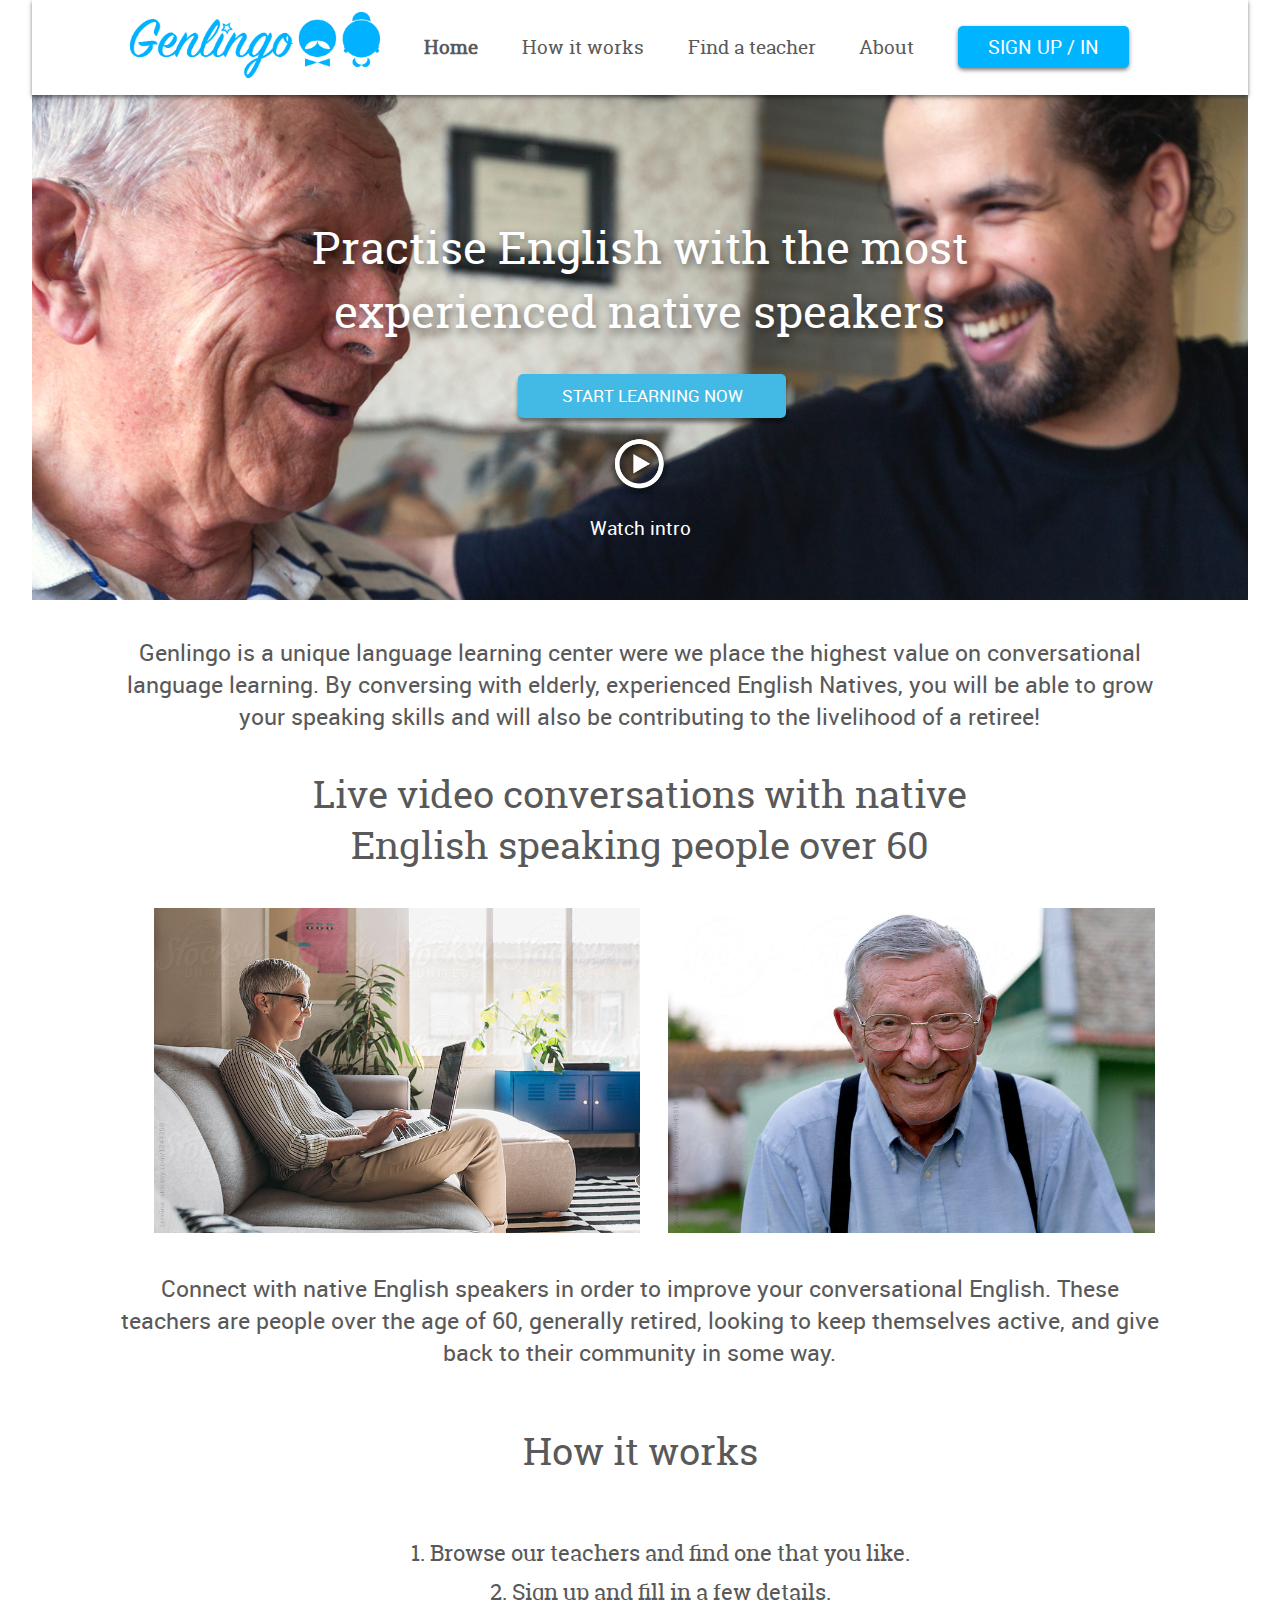
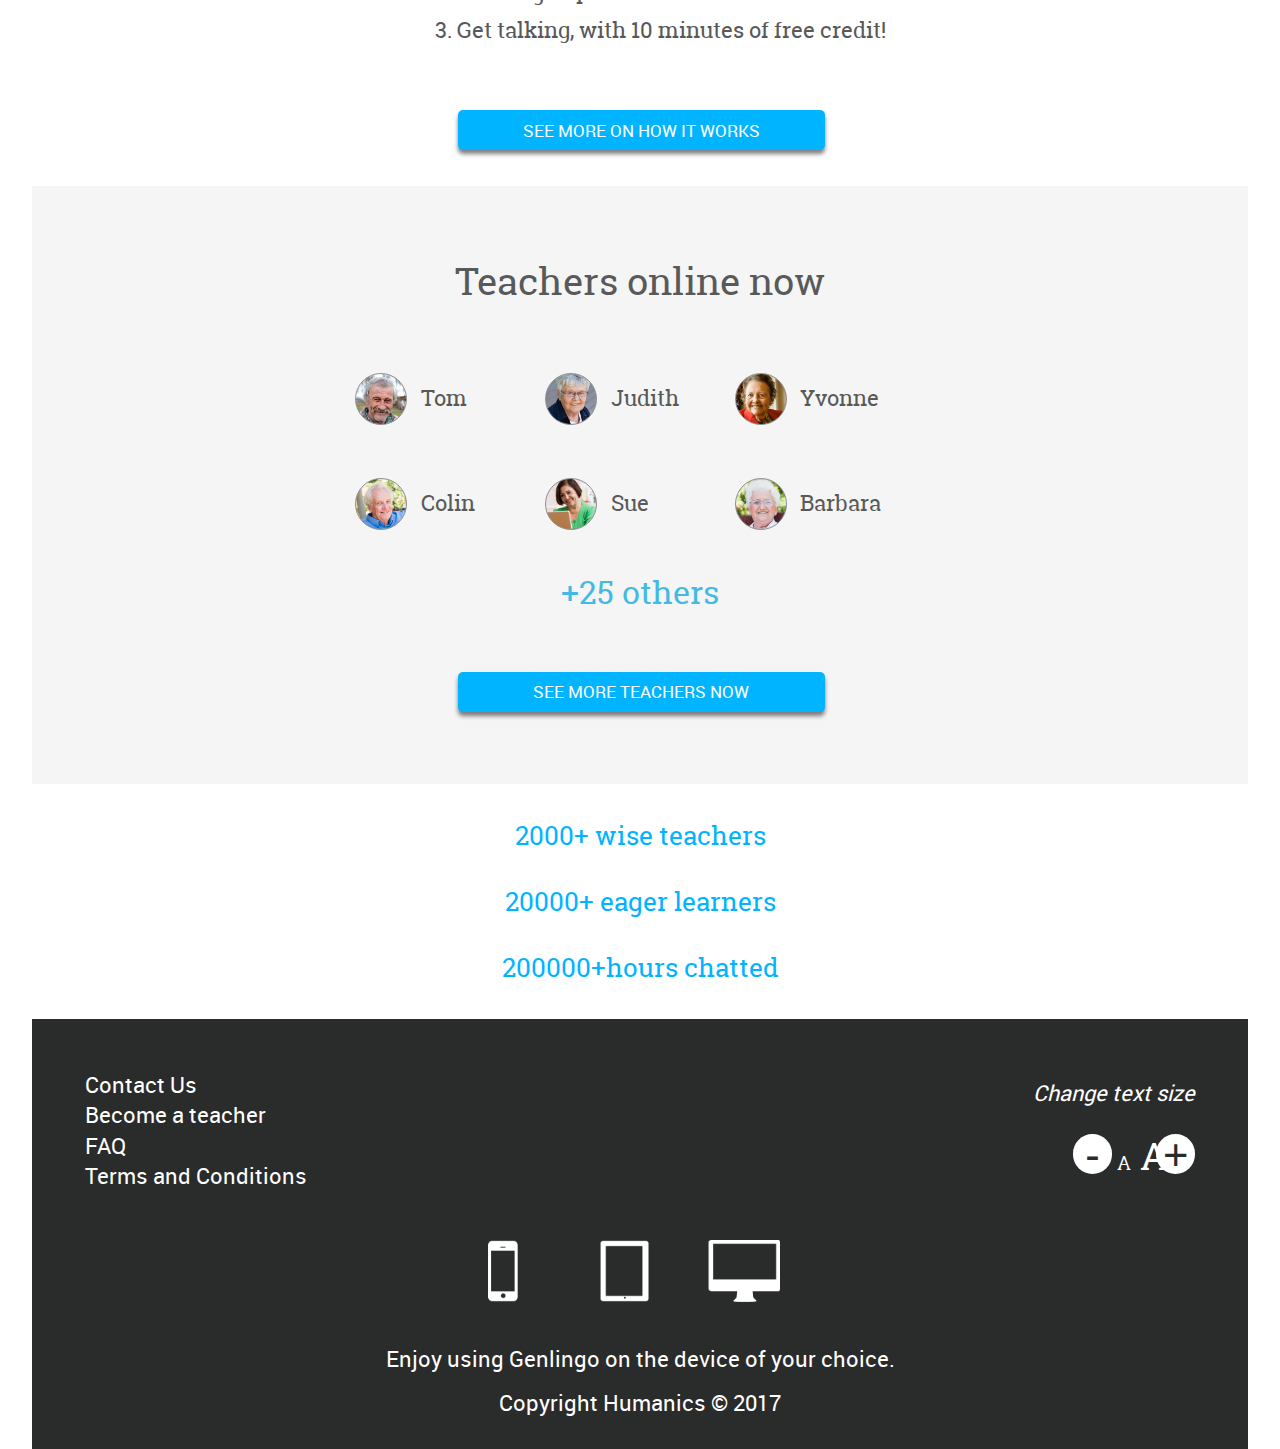
<file: genlingo/index.html>
<!DOCTYPE html>

<html  lang="en">

<head>
    <meta charset="UTF-8">
    <title>Genlingo - Practise English</title>
    <meta name="description" content="">
    <meta name="keywords" content="">
    <link rel="stylesheet" type="text/css" href="css/normalize.css">
    <link rel="stylesheet" type="text/css" href="css/styles_mob.css">
    <link rel="stylesheet" type="text/css" href="css/styles_desk.css">
</head>

<body>

    <header>

        <div class="header_spacer">
                
            <nav>   

                <!-- CHECKBOX CONTROL TO TOGGLE MENU VISIBILITY -->
                <input id="menu_toggle" type="checkbox" name="menu_toggle">

                <!-- CREATES A HAMBURGER-STYLE MENU BUTTON AS A LABEL FOR THE CHECKBOX CONTROL -->
                <label for="menu_toggle" id="hamburger"></label>

                <!-- NAVIGATION BAR UL -->
                <ul id="nav_menu">

                    <li id="menu_header">Menu</li>
                    
                    <li class="logo_space"><a href="index.html"><img src="img/logo_large.png"></a></li>
                    <li id="this_page">Home</li>
                    <li><a href="how_it_works.html">How it works</a></li>
                    <li><a href="find_a_teacher.html">Find a teacher</a></li>
                    <li>About</li>
                    <li id="signup_btn">Sign up / in</li>

                    <!-- TEXT SIZE CONTROLS -->
                    <!--<li id="font_control">Text size
                        <button class="size_btn" id="dec_btn">-</button>
                            <p>
                                <span id="small_A">A</span>
                                <span id="large_A">A</span>
                            </p>
                        <button class="size_btn" id="inc_btn">+</button>
                    </li>-->

                </ul>

            </nav>

        </div>

    </header>

    <div class="sub_header">

        <h1 id="top_motto">
            Practise English with the most experienced native speakers
        </h1>

        <!-- USING DIVS HERE INSTEAD OF BUTTONS TO VALIDATE USE OF ANCHORS -->
            <a href="find_a_teacher.html">
                <div id="start_btn_1">
                    Start learning now
                </div>
            </a>

        

        <div id="play_icon"><img src="img/play_icon.png" alt="Play Genlingo introductive video"></div>

        <p id="watch_intro">Watch intro</p>

    </div>

<!-- ________________________________________ HEADER TO MAIN DIVIDER _______________________________________________ -->

    <main>

        <section class="service_description">
            <p class="intro">
                Genlingo is a unique language learning center were we place the highest value on conversational language learning. By conversing with elderly, experienced English Natives, you will be able to grow your speaking skills and will also be contributing to the livelihood of a retiree!
            </p>

            <h2 id="motto_bis">Live video conversations with native English speaking people over 60</h2>

            <div class="centerImg_space">
                <img class="center_pic" id="center_pic1" src="img/home2.jpg" alt="Picture of cool senior woman">
                <img class="center_pic" id="center_pic2" src="img/home3.jpg" alt="Picture of cool senior man">
            </div>

            <p class="intro">
                Connect with native English speakers in order to improve your conversational English. These teachers are people over the age of 60, generally retired, looking to keep themselves active, and give back to their community in some way.
            </p>
        </section>

        <section class="how_it_works">

            <h2 class="cent_head">How it works</h2>

            <ol id="hiw_ol">
                <li>Browse our teachers and find one that you like.</li>
                <li>Sign up and fill in a few details.</li>
                <li>Get talking, with 10 minutes of free credit!</li>
            </ol>

            <a href="how_it_works.html">
                <div class="start_btn_2" id="moreOnHiw_btn">
                    See more on how it works
                </div>
            </a>

        </section>

        <section class="whos_online">
            
            <h2 class="cent_head">Teachers online now</h2>
            
            <div id="teachers_space">

                <div class="teacher_profile">
                    <div class="profpic_mkup" id="profpic_mkup1"></div>
                    <p>Tom</p>
                </div>

                <div class="teacher_profile">
                    <div class="profpic_mkup" id="profpic_mkup2"></div>
                    <p>Judith</p>
                </div>

                <div class="teacher_profile">
                    <div class="profpic_mkup" id="profpic_mkup3"></div>
                    <p>Yvonne</p>
                </div>

                <div class="teacher_profile">
                    <div class="profpic_mkup" id="profpic_mkup4"></div>
                    <p>Colin</p>
                </div>

                <div class="teacher_profile">
                    <div class="profpic_mkup" id="profpic_mkup5"></div>
                    <p>Sue</p>
                </div>

                <div class="teacher_profile">
                    <div class="profpic_mkup" id="profpic_mkup6"></div>
                    <p>Barbara</p>
                </div>

            </div>

            <h3 id="and25">+25 others</h3>

            <a href="find_a_teacher.html"><div class="start_btn_2" id="seeMore_btn">See more teachers now</div></a>

        </section>

        <section class="our_numbers">
            <h2>2000+ wise teachers</h2>

            <h2>20000+ eager learners</h2>
        
            <h2>200000+hours chatted</h2>
        </section>

    </main>

<!-- ________________________________________ MAIN-TO-FOOTER DIVIDER _______________________________________________ -->

    <footer>
        
        <div class="footer_top">

            <div class="sec_footlinks">
                <p>Contact Us</p>
                <p>Become a teacher</p>
                <p>FAQ</p>
                <p>Terms and Conditions</p>
            </div>

            <div class="textsize_ctrls">
                <div id="chng_txt_size">Change text size</div>
                <div class="textsize_btns">
                    <button class="size_btn" id="dec_btn">-</button>
                        <p>
                            <span id="small_A">A</span>
                            <span id="large_A">A</span>
                        </p>
                    <button class="size_btn" id="inc_btn">+</button>
                </div>
            </div>

        </div>

        <img src="img/devices.png" alt="Desktops, tablets, smartphones">
        <p class="cent_foot_cont">Enjoy using Genlingo on the device of your choice.</p>
        <p class="cent_foot_cont">Copyright Humanics &copy; 2017</p>
    </footer>



</body>

</html>
</file>
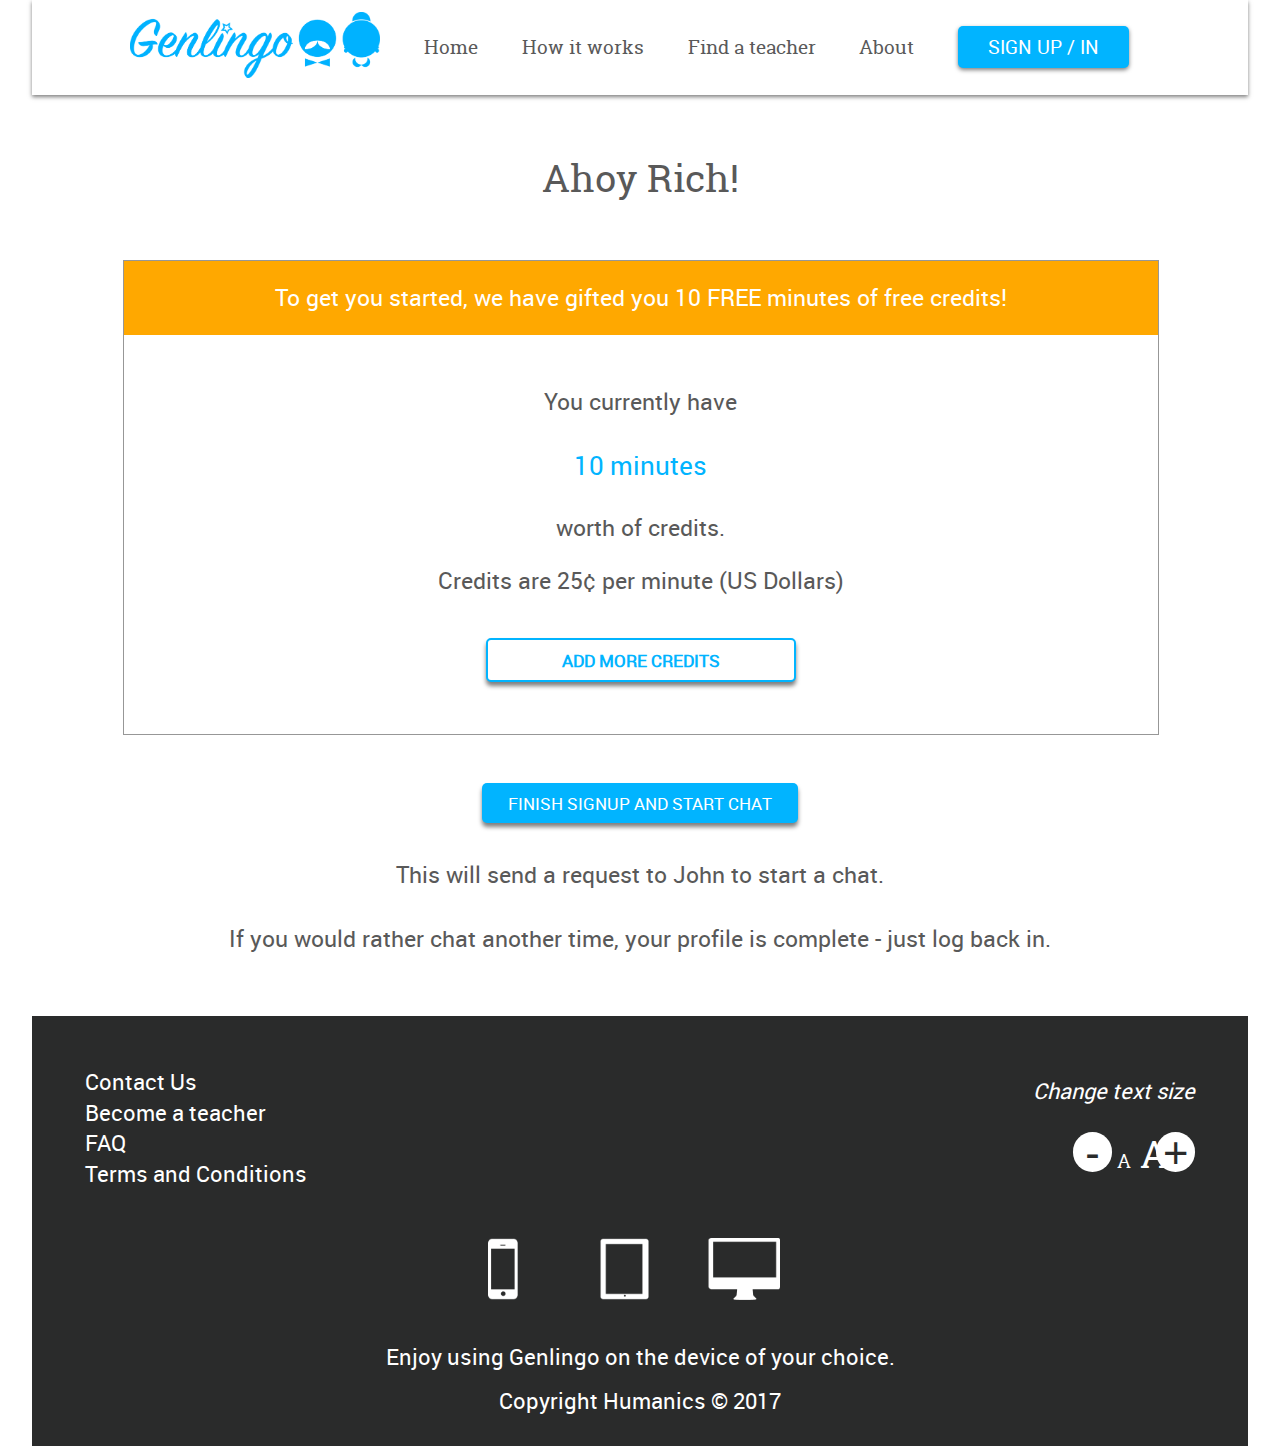
<file: genlingo/add_credits.html>
<!DOCTYPE html>

<html>

<head>
    <meta http-equiv="Content-Type" content="text/html; charset=UTF-8">
    <title>Genlingo - Add credits</title>
    <meta charset="UTF-8">
    <meta name="description" content="">
    <meta name="keywords" content="">
    <link rel="stylesheet" type="text/css" href="css/normalize.css">
    <link rel="stylesheet" type="text/css" href="css/styles_mob.css">
    <link rel="stylesheet" type="text/css" href="css/styles_desk.css">
    <link rel="stylesheet" type="text/css" href="css/sign_up.css">
    <link rel="stylesheet" type="text/css" href="css/sign_up_first.css">
</head>

<body>

    <header>
        
        <div class="header_spacer">

            <nav>   

                <!-- CHECKBOX CONTROL TO TOGGLE MENU VISIBILITY -->
                <input id="menu_toggle" type="checkbox" name="menu_toggle">

                <!-- CREATES A HAMBURGER-STYLE MENU BUTTON AS A LABEL FOR THE CHECKBOX CONTROL -->
                <label for="menu_toggle" id="hamburger"></label>

                <!-- NAVIGATION BAR UL -->
                <ul id="nav_menu">

                    <li id="menu_header">Menu</li>

                    <li class="logo_space"><a href="index.html"><img src="img/logo_large.png"></a></li>
                    <li><a href="index.html">Home</a></li>
                    <li><a href="how_it_works.html">How it works</a></li>
                    <li><a href="find_a_teacher.html">Find a teacher</a></li>
                    <li>About</li>
                    <li id="signup_btn">Sign up / in</li>

                </ul>

            </nav>

        </div>

    </header>

    <main>

        <h1 class="cent_head">Ahoy Rich!</h1>

        <section class="account_confirm">
            <p class="intro" id="free_credits">To get you started, we have gifted you 10 FREE minutes of free credits!</p>
            <p class="intro">You currently have</p>
            <p class="intro" id="credits_left">10 minutes</p>
            <p class="intro">worth of credits.</p>
            <p class="intro">Credits are 25¢ per minute (US Dollars)</p>
            
            <button class="start_btn_2" id="addcredits_btn">Add more credits</button>
        </section>


        <section class="sub_par">
            <a href="start_chat.html"><input type="button" name="start" class="start_btn_2" id="complete_btn" value="Finish signup and start chat"></a>
            <p  class="intro" id="start_info">
                This will send a request to John to start a chat.
                <br><br>
                If you would rather chat another time, your profile is complete - just log back in.
            </p>
        </section>

    </main>

    <footer>
        
        <div class="footer_top">

            <div class="sec_footlinks">
                <p>Contact Us</p>
                <p>Become a teacher</p>
                <p>FAQ</p>
                <p>Terms and Conditions</p>
            </div>

            <div class="textsize_ctrls">
                <div id="chng_txt_size">Change text size</div>
                <div class="textsize_btns">
                    <button class="size_btn" id="dec_btn">-</button>
                        <p>
                            <span id="small_A">A</span>
                            <span id="large_A">A</span>
                        </p>
                    <button class="size_btn" id="inc_btn">+</button>
                </div>
            </div>

        </div>

        <img src="img/devices.png" alt="Desktops, tablets, smartphones">
        <p class="cent_foot_cont">Enjoy using Genlingo on the device of your choice.</p>
        <p class="cent_foot_cont">Copyright Humanics &copy; 2017</p>
    </footer>



</body>

</html>
</file>
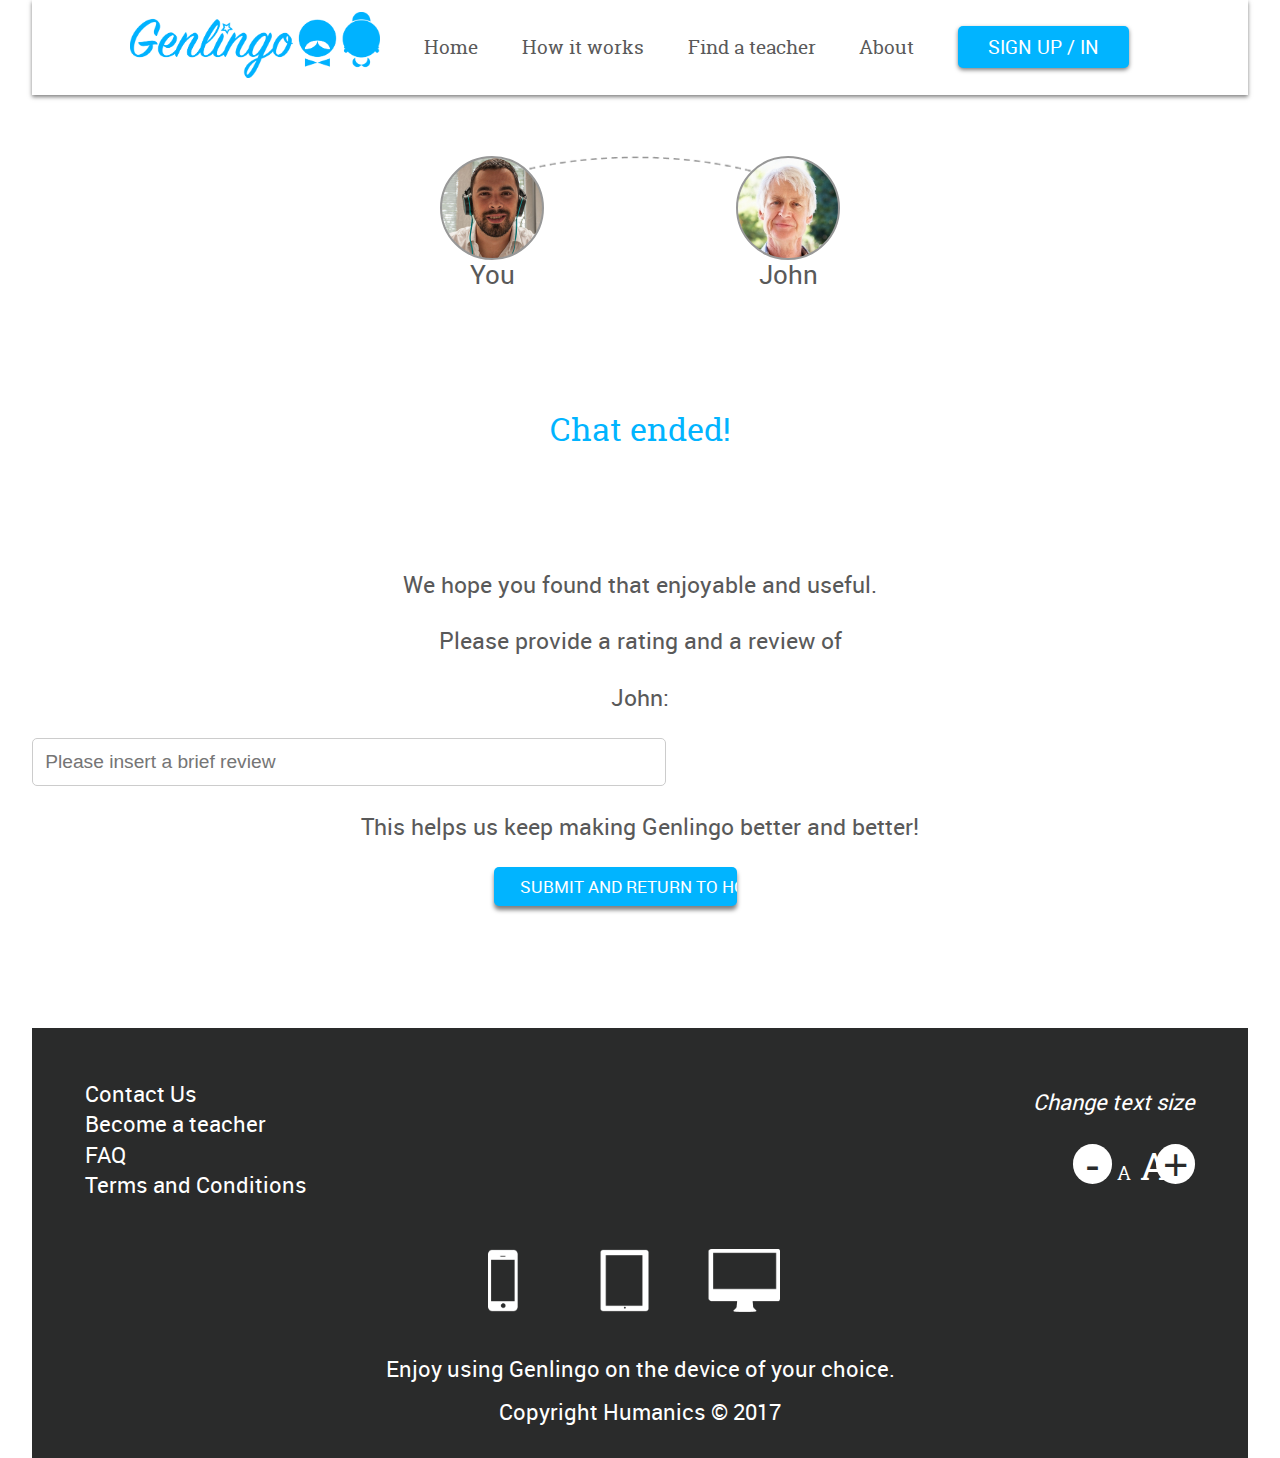
<file: genlingo/feedback.html>
<!DOCTYPE html>

<html>

<head>
    <meta http-equiv="Content-Type" content="text/html; charset=UTF-8">
    <title>Genlingo - Feedback page</title>
    <meta charset="UTF-8">
    <meta name="description" content="">
    <meta name="keywords" content="">
    <link rel="stylesheet" type="text/css" href="css/normalize.css">
    <link rel="stylesheet" type="text/css" href="css/styles_mob.css">
    <link rel="stylesheet" type="text/css" href="css/styles_desk.css">
    <link rel="stylesheet" type="text/css" href="css/sign_up.css">
    <link rel="stylesheet" type="text/css" href="css/sign_up_first.css">
</head>

<body>

    <header>
        
        <div class="header_spacer">
        
            <nav>   

                <!-- CHECKBOX CONTROL TO TOGGLE MENU VISIBILITY -->
                <input id="menu_toggle" type="checkbox" name="menu_toggle">

                <!-- CREATES A HAMBURGER-STYLE MENU BUTTON AS A LABEL FOR THE CHECKBOX CONTROL -->
                <!--<label for="menu_toggle" id="hamburger"></label> MENU ICON DISABLED IN THIS PAGE-->

                <!-- NAVIGATION BAR UL -->
                <ul id="nav_menu">

                    <li id="menu_header">Menu</li>

                    <li class="logo_space"><a href="index.html"><img src="img/logo_large.png"></a></li>
                    <li><a href="index.html">Home</a></li>
                    <li><a href="how_it_works.html">How it works</a></li>
                    <li><a href="find_a_teacher.html">Find a teacher</a></li>
                    <li>About</li>
                    <li id="signup_btn">Sign up / in</li>

                </ul>

            </nav>

        </div>

    </header>

    <main>

        <section class="chat_request">

            <div class="icon_space" id="you_icon_space">
                <div class="round_icon" id="you_round_icon">
                    
                </div>
                <div class="icon_caption" id="you_icon_caption">
                    You
                </div>
                
            </div>
            <div class="linker">
                
            </div>
            <div class="icon_space" id="pname_icon_space">
                <div class="round_icon"  id="pname_round_icon">
                    
                </div>
                <div class="icon_caption" id="pname_icon_caption">
                    John
                </div>
            </div>
            
        </section>

        <section id="endchat_msg">
            <h1 class="circular_head" id="chatEnded_head">Chat ended!</h1>
            <p class="intro" id="hope_msg">We hope you found that enjoyable and useful.</p>
        </section>

        <section class="endChat_rating">

            <p class="intro" id="plsProvide_msg">Please provide a rating and a review of</p>
            <p class="intro" id="teach_name">John:</p>
            <div class="stars_space">
                <div onclick="" class="grey_star" id="grey_star_5"></div> <!--ADDING onClick="" ALLOWS FOR :hover USE ON iPhone-->
                <div onclick="" class="grey_star" id="grey_star_4"></div>
                <div onclick="" class="grey_star" id="grey_star_3"></div>
                <div onclick="" class="grey_star" id="grey_star_2"></div>
                <div onclick="" class="grey_star" id="grey_star_1"></div>
            </div>

            <input type="textarea" class="input_field" id="fback_field" name="feedback" placeholder="Please insert a brief review">

            <p class="intro" id="plsProvide_msg">This helps us keep making Genlingo better and better!</p>

            <a href="index.html"><input type="button" name="submit_fb" class="start_btn_2" id="submit_fb" value="Submit and return to home"></a>

        </section>



    </main>

    <footer>
        
        <div class="footer_top">

            <div class="sec_footlinks">
                <p>Contact Us</p>
                <p>Become a teacher</p>
                <p>FAQ</p>
                <p>Terms and Conditions</p>
            </div>

            <div class="textsize_ctrls">
                <div id="chng_txt_size">Change text size</div>
                <div class="textsize_btns">
                    <button class="size_btn" id="dec_btn">-</button>
                        <p>
                            <span id="small_A">A</span>
                            <span id="large_A">A</span>
                        </p>
                    <button class="size_btn" id="inc_btn">+</button>
                </div>
            </div>

        </div>

        <img src="img/devices.png" alt="Desktops, tablets, smartphones">
        <p class="cent_foot_cont">Enjoy using Genlingo on the device of your choice.</p>
        <p class="cent_foot_cont">Copyright Humanics &copy; 2017</p>
    </footer>

</body>

</html>
</file>
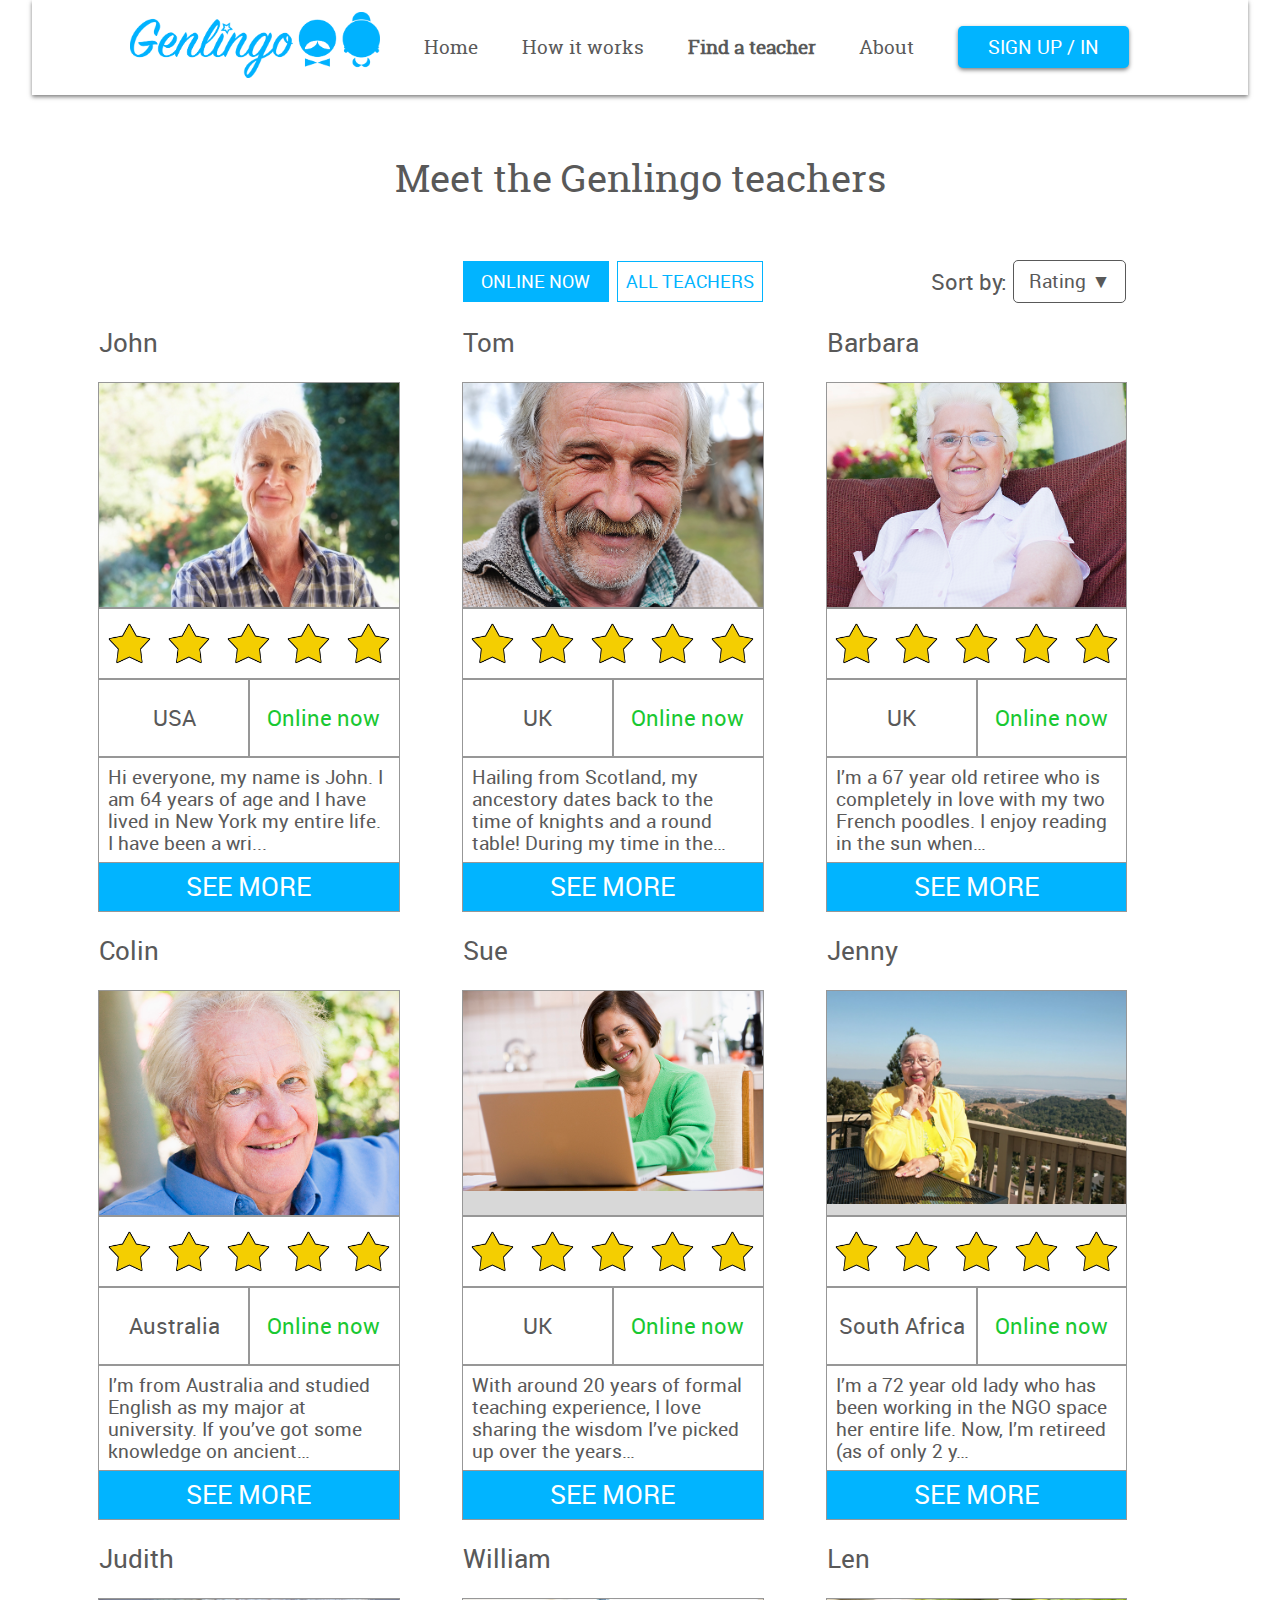
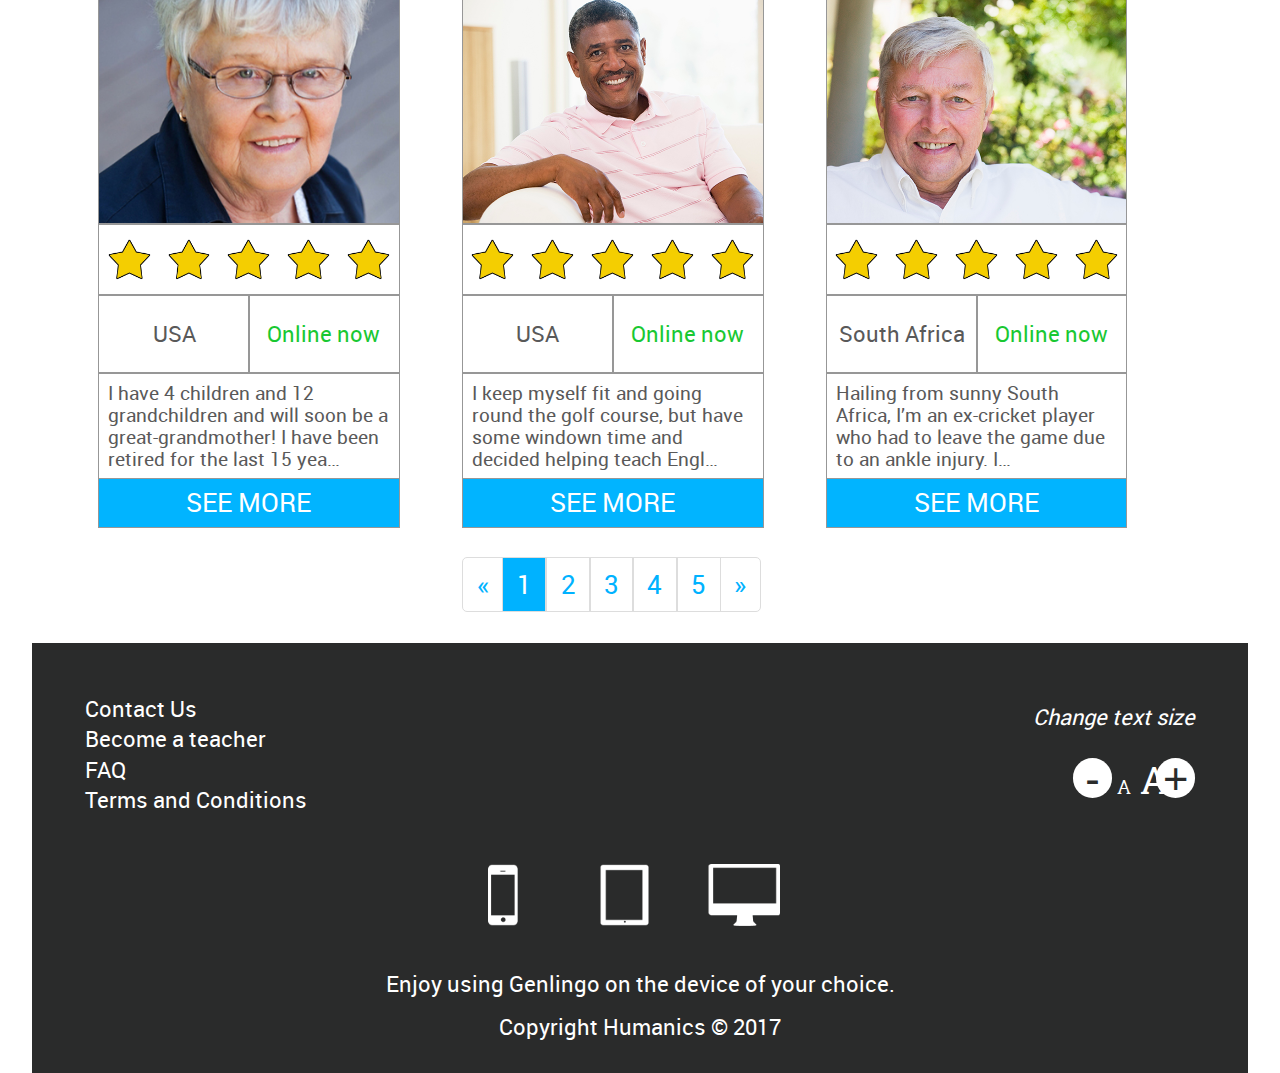
<file: genlingo/find_a_teacher.html>
<!DOCTYPE html>

<html  lang="en">

<head>
    <meta charset="UTF-8">
    <title>Genlingo - Find a teacher</title>
    <meta name="description" content="">
    <meta name="keywords" content="">
    <link rel="stylesheet" type="text/css" href="css/normalize.css">
    <link rel="stylesheet" type="text/css" href="css/styles_mob.css">
    <link rel="stylesheet" type="text/css" href="css/styles_desk.css">
    <link rel="stylesheet" type="text/css" href="css/find_a_teacher.css">
</head>

<body>

    <header>

        <div class="header_spacer">
        
            <nav>   

                <!-- CHECKBOX CONTROL TO TOGGLE MENU VISIBILITY -->
                <input id="menu_toggle" type="checkbox" name="menu_toggle">

                <!-- CREATES A HAMBURGER-STYLE MENU BUTTON AS A LABEL FOR THE CHECKBOX CONTROL -->
                <label for="menu_toggle" id="hamburger"></label>

                <!-- NAVIGATION BAR UL -->
                <ul id="nav_menu">

                    <li id="menu_header">Menu</li>

                    <li class="logo_space"><a href="index.html"><img src="img/logo_large.png"></a></li>
                    <li><a href="index.html">Home</a></li>
                    <li><a href="how_it_works.html">How it works</a></li>
                    <li id="this_page">Find a teacher</li>
                    <li>About</li>
                    <li id="signup_btn">Sign up / in</li>

                </ul>

            </nav>

        </div>

    </header>

    <main>
        
        <h1 class="cent_head">Meet the Genlingo teachers</h1>

        <div class="topButtons_cont">

            <div class="teachers_filters" id="filters_spacer"></div>

            <div class="teachers_filters" id="filters_space">
                <div class="filter_btn" id="online_now">
                    Online now
                </div>
                <div class="filter_btn" id="all_teachers">
                    All teachers
                </div>
            </div>

            <div class="teachers_filters" id="sort_space">
                <div class="ddown_label">Sort by: </div>   
                <div id="sort_dropdown">Rating <div id="arrow_spacer">▼</div></div>
            </div>

        </div>
        
        <!--CODE FOR TEACHER PROFILE GRID -->
        <div class="profiles_grid">

        
        <div class="profile">
        <a href="teacher_page.html">
            <p>John</p>
            <div class="photo_space" id="john_pic"></div>
            <div class="rating_space">
                <div class="rt_star_aligner">
                    <img class="rt_star" src="img/rating_star.png" alt="Rating star">
                    <img class="rt_star" src="img/rating_star.png" alt="Rating star">
                    <img class="rt_star" src="img/rating_star.png" alt="Rating star">
                    <img class="rt_star" src="img/rating_star.png" alt="Rating star">
                    <img class="rt_star" src="img/rating_star.png" alt="Rating star">
                </div>
            </div>
            <div class="status_space">
                <div class="loc_space"><p>USA</p></div>
                <div class="online_space"><p>Online now</p></div>
            </div>
            <div class="description_space">
                <p>Hi everyone, my name is John. I am 64 years of age and I have lived in New York my entire life. I have been a wri...</p>
            </div>
            <div class="more_space"><p>See more</p></div>
        </a>
        </div>
        

        <div class="profile">
        <a href="#">
            <p>Tom</p>
            <div class="photo_space" id="tom_pic"></div>
            <div class="rating_space">
                <div class="rt_star_aligner">
                    <img class="rt_star" src="img/rating_star.png" alt="Rating star">
                    <img class="rt_star" src="img/rating_star.png" alt="Rating star">
                    <img class="rt_star" src="img/rating_star.png" alt="Rating star">
                    <img class="rt_star" src="img/rating_star.png" alt="Rating star">
                    <img class="rt_star" src="img/rating_star.png" alt="Rating star">
                </div>
            </div>
            <div class="status_space">
                <div class="loc_space"><p>UK</p></div>
                <div class="online_space"><p>Online now</p></div>
            </div>
            <div class="description_space">
                <p>Hailing from Scotland, my ancestory dates back to the time of knights and a round table! During my time in the…</p>
            </div>
            <div class="more_space"><p>See more</p></div>
        </a>
        </div>
        <!--END OF CODE FOR TEACHER PROFILE GRID (REPEATED SEVERAL TIMES FROM HERE)-->

        <div class="profile">
            <p>Barbara</p>
            <div class="photo_space" id="barbara_pic"></div>
            <div class="rating_space">
                <div class="rt_star_aligner">
                    <img class="rt_star" src="img/rating_star.png" alt="Rating star">
                    <img class="rt_star" src="img/rating_star.png" alt="Rating star">
                    <img class="rt_star" src="img/rating_star.png" alt="Rating star">
                    <img class="rt_star" src="img/rating_star.png" alt="Rating star">
                    <img class="rt_star" src="img/rating_star.png" alt="Rating star">
                </div>
            </div>
            <div class="status_space">
                <div class="loc_space"><p>UK</p></div>
                <div class="online_space"><p>Online now</p></div>
            </div>
            <div class="description_space">
                <p>I’m a 67 year old retiree who is completely in love with my two French poodles. I enjoy reading in the sun when…</p>
            </div>
            <div class="more_space"><p>See more</p></div>
        </div>

        <div class="profile">
            <p>Colin</p>
            <div class="photo_space" id="colin_pic"></div>
            <div class="rating_space">
                <div class="rt_star_aligner">
                    <img class="rt_star" src="img/rating_star.png" alt="Rating star">
                    <img class="rt_star" src="img/rating_star.png" alt="Rating star">
                    <img class="rt_star" src="img/rating_star.png" alt="Rating star">
                    <img class="rt_star" src="img/rating_star.png" alt="Rating star">
                    <img class="rt_star" src="img/rating_star.png" alt="Rating star">
                </div>
            </div>
            <div class="status_space">
                <div class="loc_space"><p>Australia</p></div>
                <div class="online_space"><p>Online now</p></div>
            </div>
            <div class="description_space">
                <p>I’m from Australia and studied English as my major at university. If you’ve got some knowledge on ancient…</p>
            </div>
            <div class="more_space"><p>See more</p></div>
        </div>

        <div class="profile">
            <p>Sue</p>
            <div class="photo_space" id="sue_pic"></div>
            <div class="rating_space">
                <div class="rt_star_aligner">
                    <img class="rt_star" src="img/rating_star.png" alt="Rating star">
                    <img class="rt_star" src="img/rating_star.png" alt="Rating star">
                    <img class="rt_star" src="img/rating_star.png" alt="Rating star">
                    <img class="rt_star" src="img/rating_star.png" alt="Rating star">
                    <img class="rt_star" src="img/rating_star.png" alt="Rating star">
                </div>
            </div>
            <div class="status_space">
                <div class="loc_space"><p>UK</p></div>
                <div class="online_space"><p>Online now</p></div>
            </div>
            <div class="description_space">
                <p>With around 20 years of formal teaching experience, I love sharing the wisdom I’ve picked up over the years…</p>
            </div>
            <div class="more_space"><p>See more</p></div>
        </div>

        <div class="profile">
            <p>Jenny</p>
            <div class="photo_space" id="jenny_pic"></div>
            <div class="rating_space">
                <div class="rt_star_aligner">
                    <img class="rt_star" src="img/rating_star.png" alt="Rating star">
                    <img class="rt_star" src="img/rating_star.png" alt="Rating star">
                    <img class="rt_star" src="img/rating_star.png" alt="Rating star">
                    <img class="rt_star" src="img/rating_star.png" alt="Rating star">
                    <img class="rt_star" src="img/rating_star.png" alt="Rating star">
                </div>
            </div>
            <div class="status_space">
                <div class="loc_space"><p>South Africa</p></div>
                <div class="online_space"><p>Online now</p></div>
            </div>
            <div class="description_space">
                <p>I’m a 72 year old lady who has been working in the NGO space her entire life. Now, I’m retireed (as of only 2 y…</p>
            </div>
            <div class="more_space"><p>See more</p></div>
        </div>

        <div class="profile">
            <p>Judith</p>
            <div class="photo_space" id="judith_pic"></div>
            <div class="rating_space">
                <div class="rt_star_aligner">
                    <img class="rt_star" src="img/rating_star.png" alt="Rating star">
                    <img class="rt_star" src="img/rating_star.png" alt="Rating star">
                    <img class="rt_star" src="img/rating_star.png" alt="Rating star">
                    <img class="rt_star" src="img/rating_star.png" alt="Rating star">
                    <img class="rt_star" src="img/rating_star.png" alt="Rating star">
                </div>
            </div>
            <div class="status_space">
                <div class="loc_space"><p>USA</p></div>
                <div class="online_space"><p>Online now</p></div>
            </div>
            <div class="description_space">
                <p>I have 4 children and 12 grandchildren and will soon be a great-grandmother! I have been retired for the last 15 yea…</p>
            </div>
            <div class="more_space"><p>See more</p></div>
        </div>

        <div class="profile">
            <p>William</p>
            <div class="photo_space" id="william_pic"></div>
            <div class="rating_space">
                <div class="rt_star_aligner">
                    <img class="rt_star" src="img/rating_star.png" alt="Rating star">
                    <img class="rt_star" src="img/rating_star.png" alt="Rating star">
                    <img class="rt_star" src="img/rating_star.png" alt="Rating star">
                    <img class="rt_star" src="img/rating_star.png" alt="Rating star">
                    <img class="rt_star" src="img/rating_star.png" alt="Rating star">
                </div>
            </div>
            <div class="status_space">
                <div class="loc_space"><p>USA</p></div>
                <div class="online_space"><p>Online now</p></div>
            </div>
            <div class="description_space">
                <p>I keep myself fit and going round the golf course, but have some windown time and decided helping teach Engl…</p>
            </div>
            <div class="more_space"><p>See more</p></div>
        </div>

        <div class="profile">
            <p>Len</p>
            <div class="photo_space" id="len_pic"></div>
            <div class="rating_space">
                <div class="rt_star_aligner">
                    <img class="rt_star" src="img/rating_star.png" alt="Rating star">
                    <img class="rt_star" src="img/rating_star.png" alt="Rating star">
                    <img class="rt_star" src="img/rating_star.png" alt="Rating star">
                    <img class="rt_star" src="img/rating_star.png" alt="Rating star">
                    <img class="rt_star" src="img/rating_star.png" alt="Rating star">
                </div>
            </div>
            <div class="status_space">
                <div class="loc_space"><p>South Africa</p></div>
                <div class="online_space"><p>Online now</p></div>
            </div>
            <div class="description_space">
                <p>Hailing from sunny South Africa, I’m an ex-cricket player who had to leave the game due to an ankle injury. I…</p>
            </div>
            <div class="more_space"><p>See more</p></div>
        </div>

        </div><!-- END OF TEACHERS GRID -->


        <!-- START OF PAGE SELECTOR -->
        
        <div class="selector_space">

            <div class="selector_spacer"></div>

            <a href="#">
            <div class="page_selector">
                <div class="sel_command">«</div>
                <div id="current_page">1</div>
                <div>2</div>
                <div>3</div>
                <div>4</div>
                <div>5</div>
                <div class="sel_command">»</div>
            </div>
            </a>

        </div>
         <!-- END OF PAGE SELECTOR -->

    </main>

<!-- ________________________________________ MAIN-TO-FOOTER DIVIDER _______________________________________________ -->

    <footer>
        
        <div class="footer_top">

            <div class="sec_footlinks">
                <p>Contact Us</p>
                <p>Become a teacher</p>
                <p>FAQ</p>
                <p>Terms and Conditions</p>
            </div>

            <div class="textsize_ctrls">
                <div id="chng_txt_size">Change text size</div>
                <div class="textsize_btns">
                    <button class="size_btn" id="dec_btn">-</button>
                        <p>
                            <span id="small_A">A</span>
                            <span id="large_A">A</span>
                        </p>
                    <button class="size_btn" id="inc_btn">+</button>
                </div>
            </div>

        </div>

        <img src="img/devices.png" alt="Desktops, tablets, smartphones">
        <p class="cent_foot_cont">Enjoy using Genlingo on the device of your choice.</p>
        <p class="cent_foot_cont">Copyright Humanics &copy; 2017</p>
    </footer>



</body>

</html>
</file>
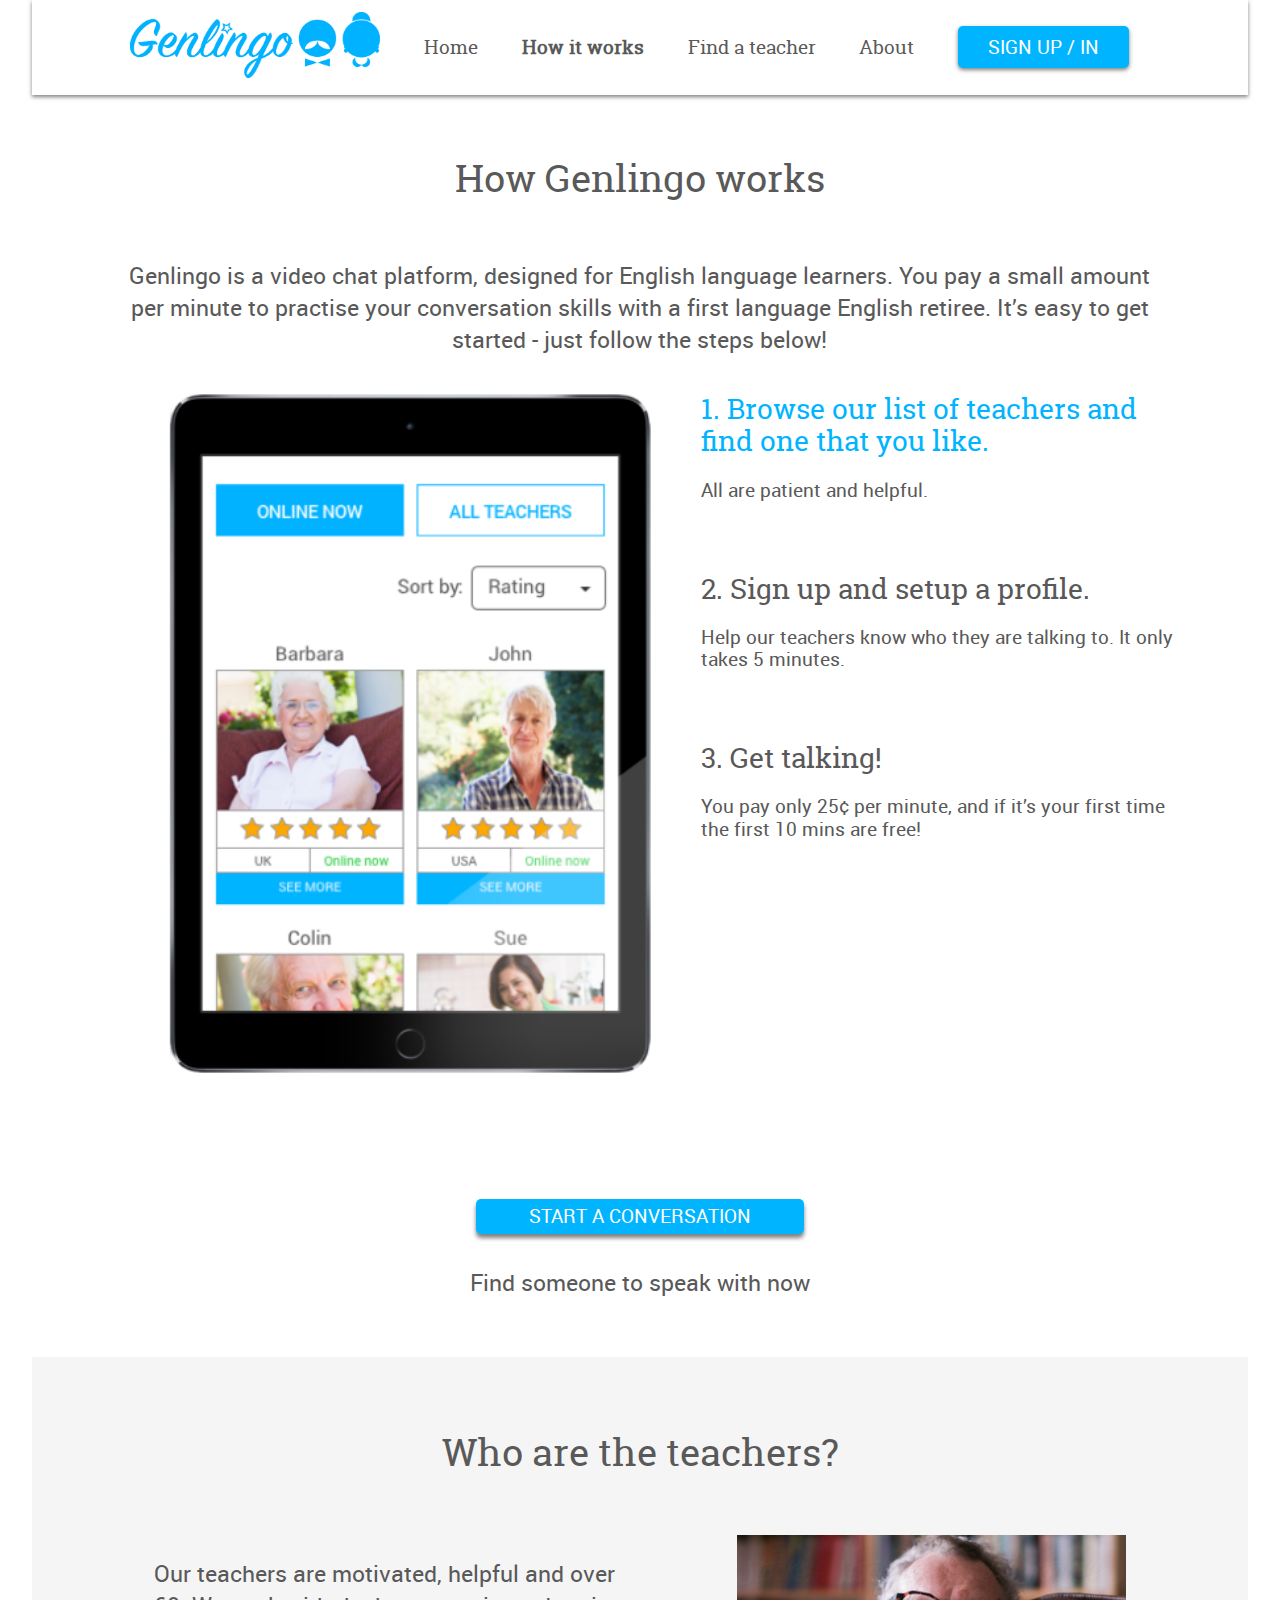
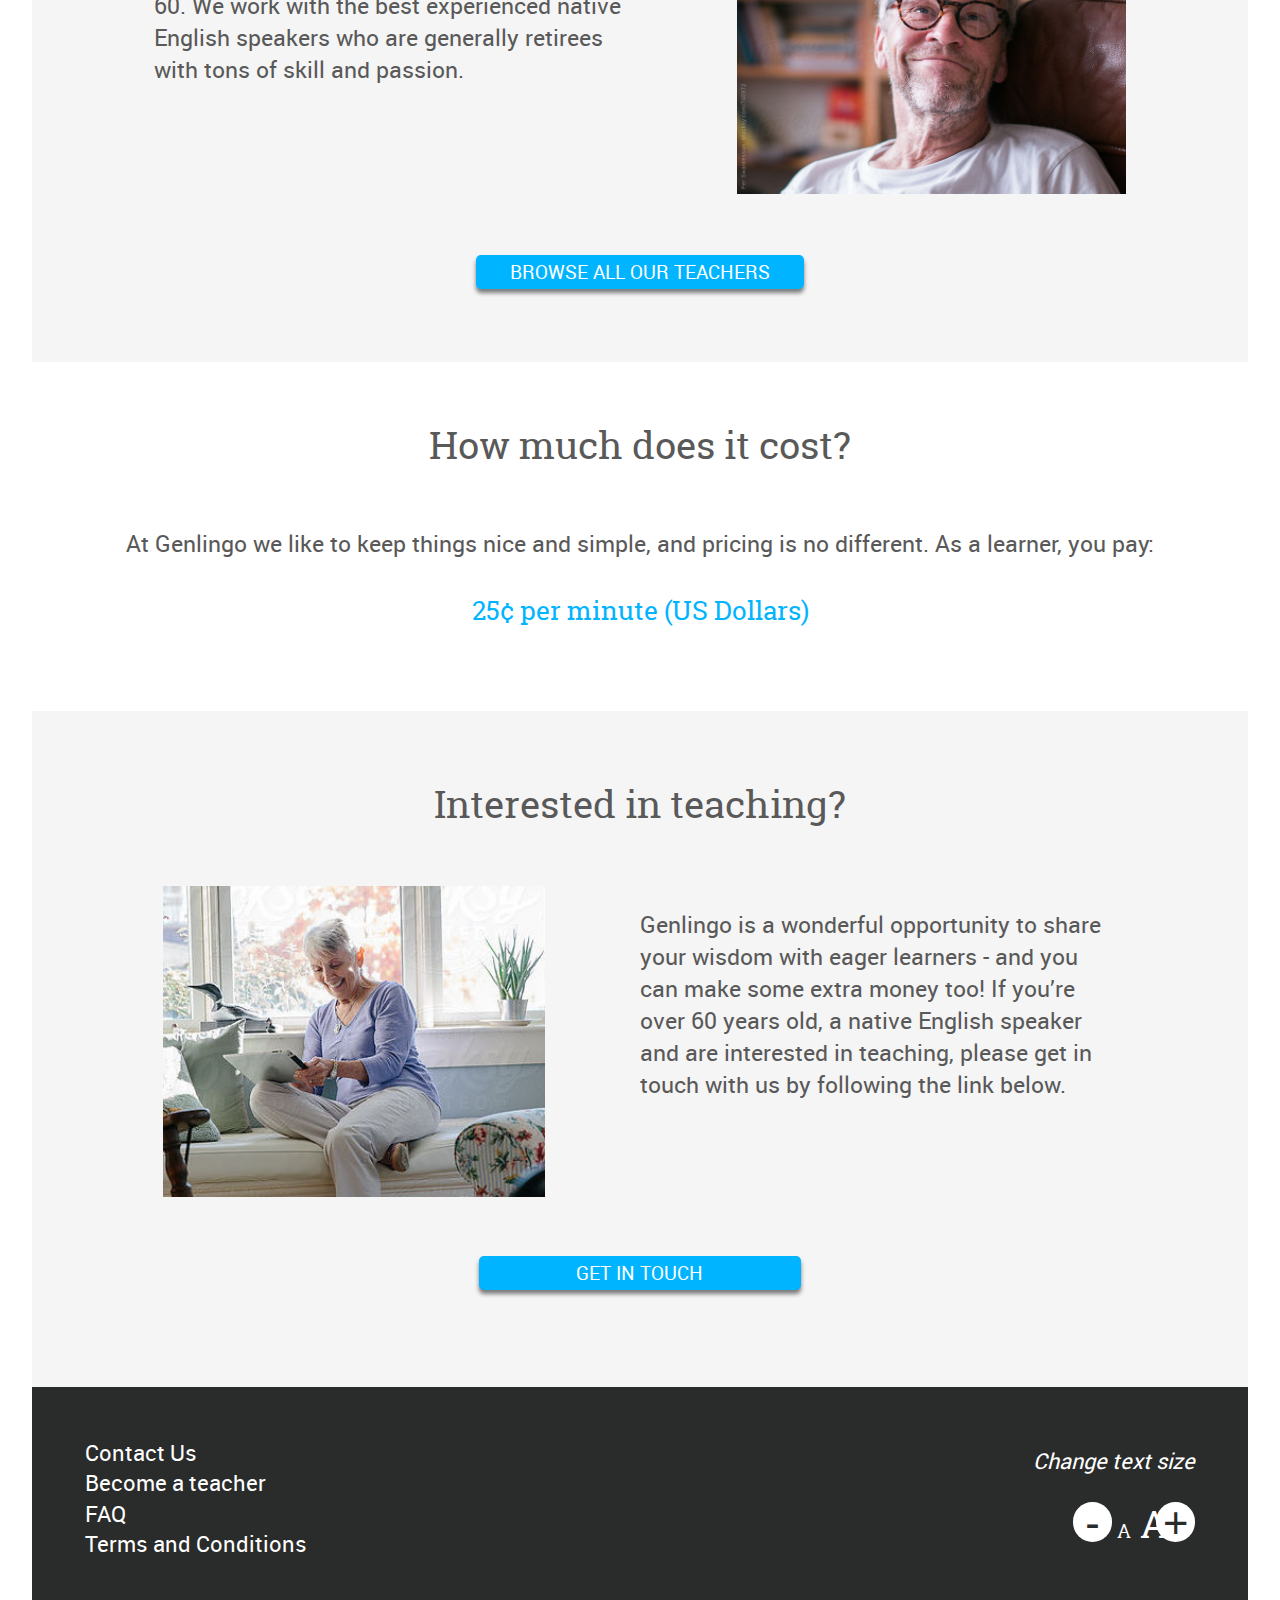
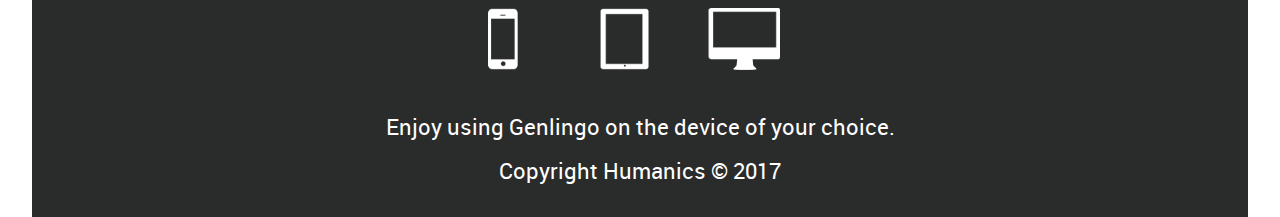
<file: genlingo/how_it_works.html>
<!DOCTYPE html>

<html  lang="en">

<head>
    <meta charset="UTF-8">
    <title>Genlingo - How it works</title>
    <meta name="description" content="">
    <meta name="keywords" content="">
    <link rel="stylesheet" type="text/css" href="css/normalize.css">
    <link rel="stylesheet" type="text/css" href="css/styles_mob.css">
    <link rel="stylesheet" type="text/css" href="css/styles_desk.css">
    <link rel="stylesheet" type="text/css" href="css/how_it_works.css">
</head>

<body>

    <header>

        <div class="header_spacer">
        
            <nav>   

                <!-- CHECKBOX CONTROL TO TOGGLE MENU VISIBILITY -->
                <input id="menu_toggle" type="checkbox" name="menu_toggle">

                <!-- CREATES A HAMBURGER-STYLE MENU BUTTON AS A LABEL FOR THE CHECKBOX CONTROL -->
                <label for="menu_toggle" id="hamburger"></label>

                <!-- NAVIGATION BAR UL -->
                <ul id="nav_menu">

                    <li id="menu_header">Menu</li>

                    <li class="logo_space"><a href="index.html"><img src="img/logo_large.png"></a></li>
                    <li><a href="index.html">Home</a></li>
                    <li id="this_page">How it works</li>
                    <li><a href="find_a_teacher.html">Find a teacher</a></li>
                    <li>About</li>
                    <li id="signup_btn">Sign up / in</li>

                </ul>

            </nav>

        </div>

    </header>

    <main>

        <h1 class="cent_head">How Genlingo works</h1>

        <p class="intro">
            Genlingo is a video chat platform, designed for English language learners. You pay a small amount per minute to practise your conversation skills with a first language English retiree. It’s easy to get started - just follow the steps below!
        </p>


        <section class="genlingo_steps">

            <div id="infographic_wrap"><img src="img/how_it_works_1.png" id="infographic_desk"></div>

            <div class="large_ol"> <!-- USING DIV BECAUSE NOT IDEAL TO USE OL LIST HERE, AS IT ONLY ACCEPTS LI -->

                <figure class="infographic" id="infographic_mob"></figure>
                <div class="steps_space">
                    <h2 class="step" id="step_1">1. Browse our list of teachers and find one that you like.</h2>
                    <p>All are patient and helpful.</p>
                </div>
                
                <div class="steps_space">
                    <h2 class="step" id="step_2">2.  Sign up and setup a profile.</h2>
                    <p>Help our teachers know who they are talking to. It only takes 5 minutes.</p>
                </div>
                <figure class="infographic" id="infographic_2"></figure>

                <figure class="infographic" id="infographic_3"></figure>
                <div class="steps_space">
                    <h2 class="step" id="step_3">3. Get talking!</h2>
                    <p>You pay only 25¢ per minute, and if it’s your first time the first 10 mins are free!</p>
                </div>

            </div>

        </section>

        <section class="startconv_space">

            <a href="find_a_teacher.html">
                <div class="start_btn_2" id="startconv">Start a conversation</div>
            </a>

            <p class="sub_btn">Find someone to speak with now</p>

        </section>

        <section class="whos_online">
            
            <h2 class="cent_head">Who are the teachers?</h2>
            
            <div class="details_space">

                <img src="img/teacher_2.jpg" alt="One of our teachers">

                <p class="intro_small">
                Our teachers are motivated, helpful and over 60. We work with the best experienced native English speakers who are generally retirees with tons of skill and passion.
                </p>

            </div>

            <a href="find_a_teacher.html">
                <div class="start_btn_2" id="browseTeachers_btn">Browse all our teachers</div>
            </a>

        </section>

        <section>

            <h2 class="cent_head">How much does it cost?</h2>

            <p class="intro">
            At Genlingo we like to keep things nice and simple, and pricing is no different. As a learner, you pay:
            </p>
            <h2 class="blue_cent_head">25¢ per minute (US Dollars)</h2>

        </section>
    
        <section class="cream_bground">
            
            <h2 class="cent_head">Interested in teaching?</h2>

            <div class="details_space" id="interested">

                <img src="img/teacher_1.jpg" alt="One of our teachers">

                <p class="intro_small">
                Genlingo is a wonderful opportunity to share your wisdom with eager learners - and you can make some extra money too! If you’re over 60 years old, a native English speaker and are interested in teaching, please get in touch with us by following the link below.
                </p>
                
            </div>

            <div class="start_btn_2" id="findMore_btn">
                Get in touch
            </div>

        </section>

    </main>

    <!-- ________________________________________ MAIN-TO-FOOTER DIVIDER _______________________________________________ -->

    <footer>
        
        <div class="footer_top">

            <div class="sec_footlinks">
                <p>Contact Us</p>
                <p>Become a teacher</p>
                <p>FAQ</p>
                <p>Terms and Conditions</p>
            </div>

            <div class="textsize_ctrls">
                <div id="chng_txt_size">Change text size</div>
                <div class="textsize_btns">
                    <button class="size_btn" id="dec_btn">-</button>
                        <p>
                            <span id="small_A">A</span>
                            <span id="large_A">A</span>
                        </p>
                    <button class="size_btn" id="inc_btn">+</button>
                </div>
            </div>

        </div>

        <img src="img/devices.png" alt="Desktops, tablets, smartphones">
        <p class="cent_foot_cont">Enjoy using Genlingo on the device of your choice.</p>
        <p class="cent_foot_cont">Copyright Humanics &copy; 2017</p>
    </footer>


<script type="text/javascript" src="scripts/bg_hover.js"></script>

</body>

</html>
</file>
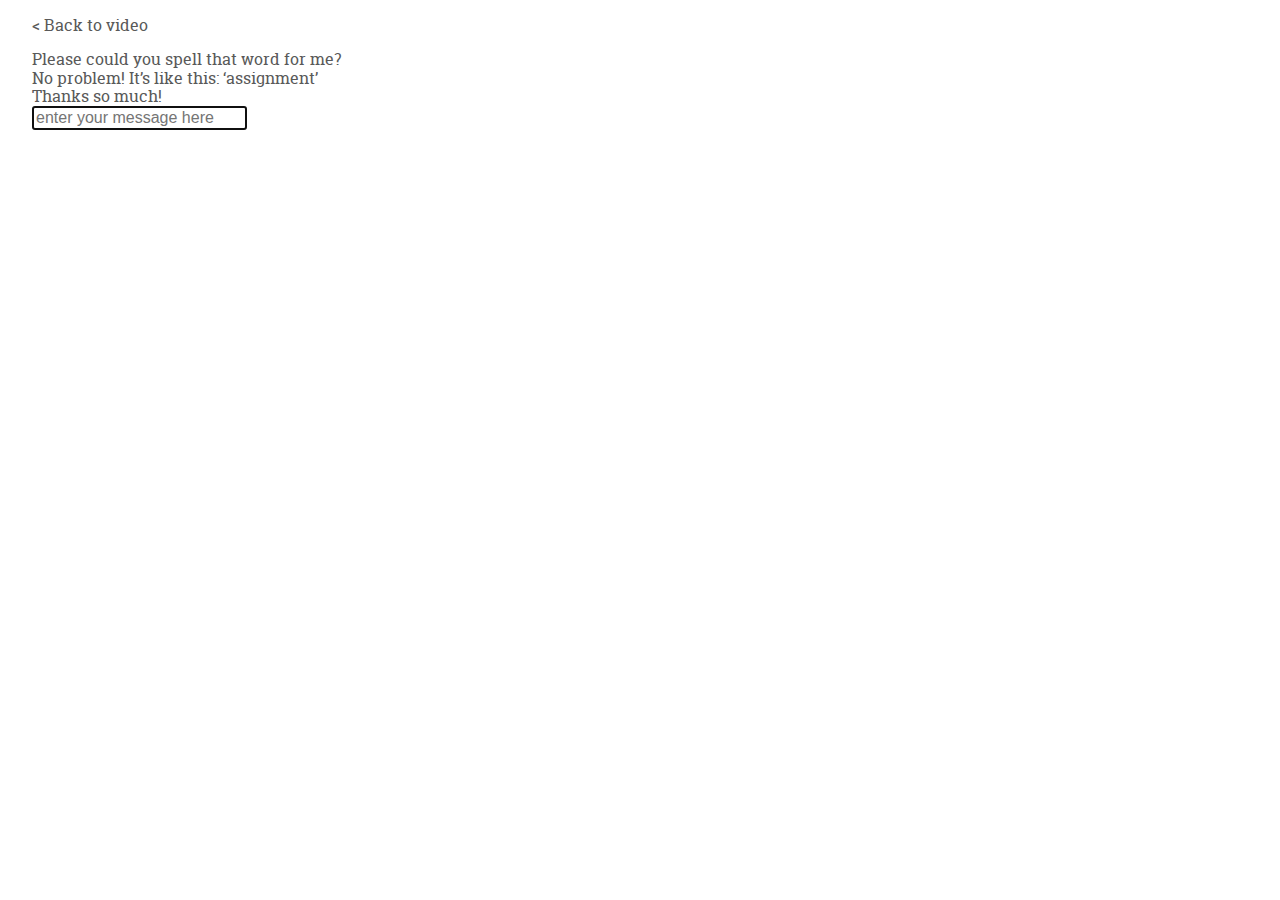
<file: genlingo/messaging.html>
<!DOCTYPE html>

<html>

<head>
    <meta http-equiv="Content-Type" content="text/html; charset=UTF-8">
    <title>Genlingo - Messaging system</title>
    <meta charset="UTF-8">
    <meta name="description" content="">
    <meta name="keywords" content="">
    <link rel="stylesheet" type="text/css" href="css/normalize.css">
    <link rel="stylesheet" type="text/css" href="css/styles_mob.css">
    <link rel="stylesheet" type="text/css" href="css/styles_desk.css">
    <link rel="stylesheet" type="text/css" href="css/messaging.css">
</head>

<body>

    <section id="video_switch">
        <a href="videochat.html"><p>< Back to video</p></a>
    </section>

    <section class="messaging_space">
        <div class="messaging_field" id="msg1">Please could you spell that word for me?</div>
        <div class="messaging_field" id="msg2">No problem! It’s like this: ‘assignment’</div>
        <div class="messaging_field" id="msg3">Thanks so much!</div>
        <input id="usr_input" type="text" name="usr_input" autofocus="autofocus" placeholder="enter your message here">
    </section>

</body>

</html>
</file>
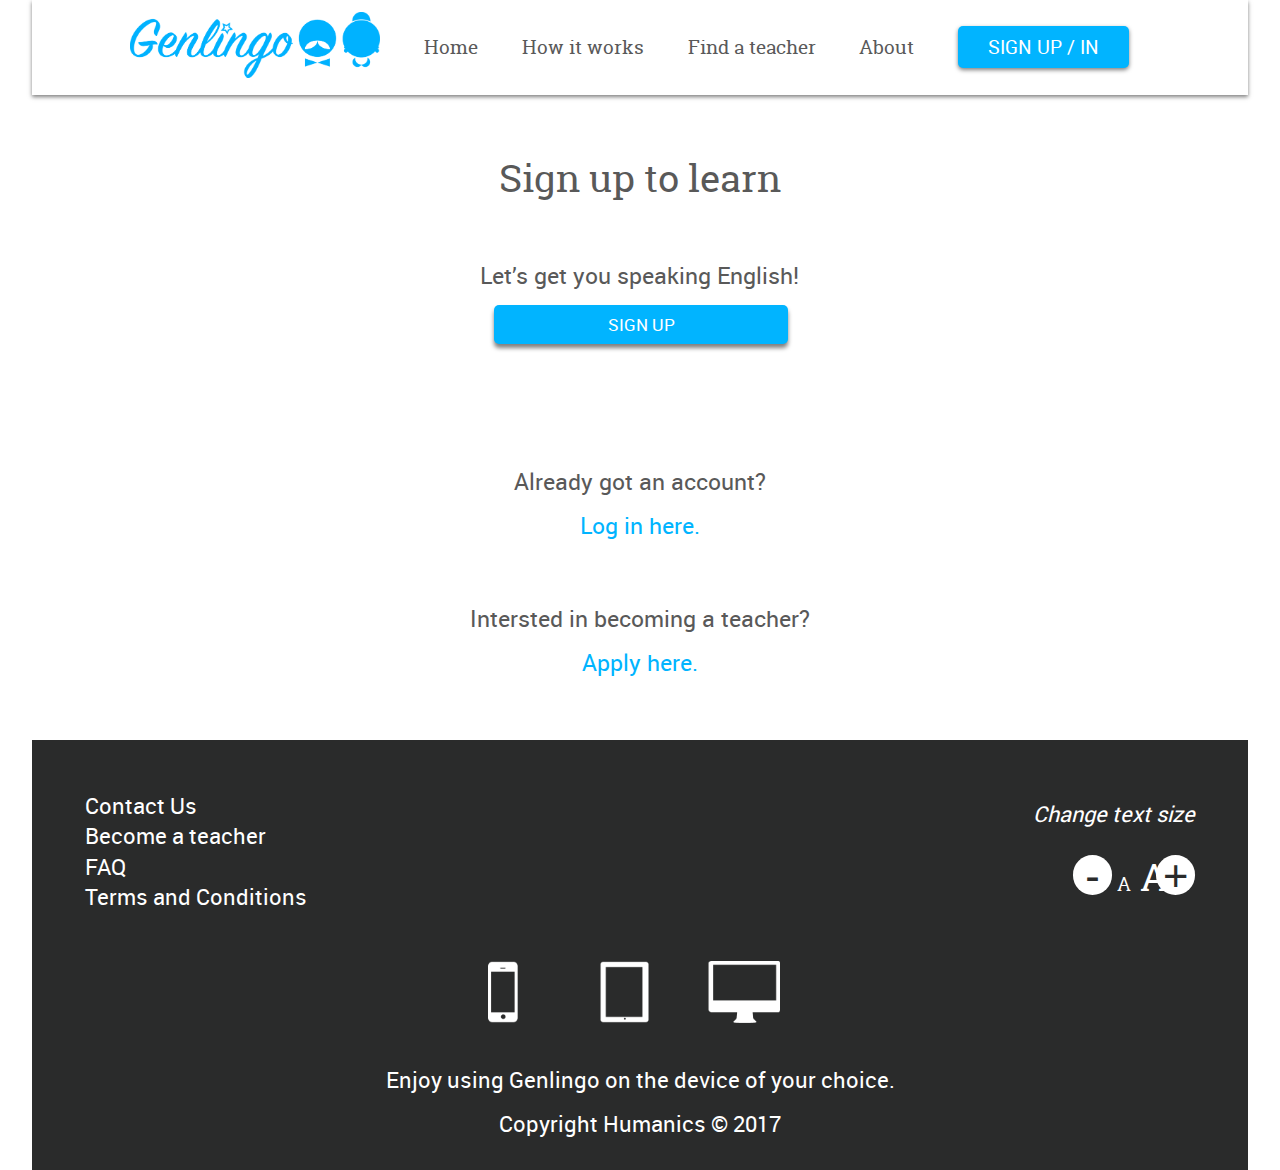
<file: genlingo/sign_up.html>
<!DOCTYPE html>

<html  lang="en">

<head>
    <meta charset="UTF-8">
    <title>Genlingo - Sign up</title>
    <meta name="description" content="">
    <meta name="keywords" content="">
    <link rel="stylesheet" type="text/css" href="css/normalize.css">
    <link rel="stylesheet" type="text/css" href="css/styles_mob.css">
    <link rel="stylesheet" type="text/css" href="css/styles_desk.css">
    <link rel="stylesheet" type="text/css" href="css/sign_up.css">
</head>

<body>

    <header>

        <div class="header_spacer">
        
            <nav>   

                <!-- CHECKBOX CONTROL TO TOGGLE MENU VISIBILITY -->
                <input id="menu_toggle" type="checkbox" name="menu_toggle">

                <!-- CREATES A HAMBURGER-STYLE MENU BUTTON AS A LABEL FOR THE CHECKBOX CONTROL -->
                <label for="menu_toggle" id="hamburger"></label>

                <!-- NAVIGATION BAR UL -->
                <ul id="nav_menu">

                    <li id="menu_header">Menu</li>

                    <li class="logo_space"><a href="index.html"><img src="img/logo_large.png"></a></li>
                    <li><a href="index.html">Home</a></li>
                    <li><a href="how_it_works.html">How it works</a></li>
                    <li><a href="find_a_teacher.html">Find a teacher</a></li>
                    <li>About</li>
                    <li id="signup_btn">Sign up / in</li>

                </ul>

            </nav>


        </div>

    </header>

    <main>

        <h1 class="cent_head">Sign up to learn</h1>

        <section class="sub_par">
            <h3 class="intro">Let’s get you speaking English!</h3>
            <a href="sign_up_first.html">
                <div class="start_btn_2">
                    Sign up
                </div>
            </a>
        </section>

        <section class="sub_par">
            <h3  class="intro">
            Already got an account?
            </h3>
            <p class="intro"><a href="#">Log in here.</a></p>
        </section>

        <section class="sub_par">
            <h3  class="intro">
            Intersted in becoming a teacher?
            </h3>
            <p class="intro"><a href="#">Apply here.</a></p>
        </section>

    </main>

    <footer>
        
        <div class="footer_top">

            <div class="sec_footlinks">
                <p>Contact Us</p>
                <p>Become a teacher</p>
                <p>FAQ</p>
                <p>Terms and Conditions</p>
            </div>

            <div class="textsize_ctrls">
                <div id="chng_txt_size">Change text size</div>
                <div class="textsize_btns">
                    <button class="size_btn" id="dec_btn">-</button>
                        <p>
                            <span id="small_A">A</span>
                            <span id="large_A">A</span>
                        </p>
                    <button class="size_btn" id="inc_btn">+</button>
                </div>
            </div>

        </div>

        <img src="img/devices.png" alt="Desktops, tablets, smartphones">
        <p class="cent_foot_cont">Enjoy using Genlingo on the device of your choice.</p>
        <p class="cent_foot_cont">Copyright Humanics &copy; 2017</p>
    </footer>

</body>

</html>
</file>
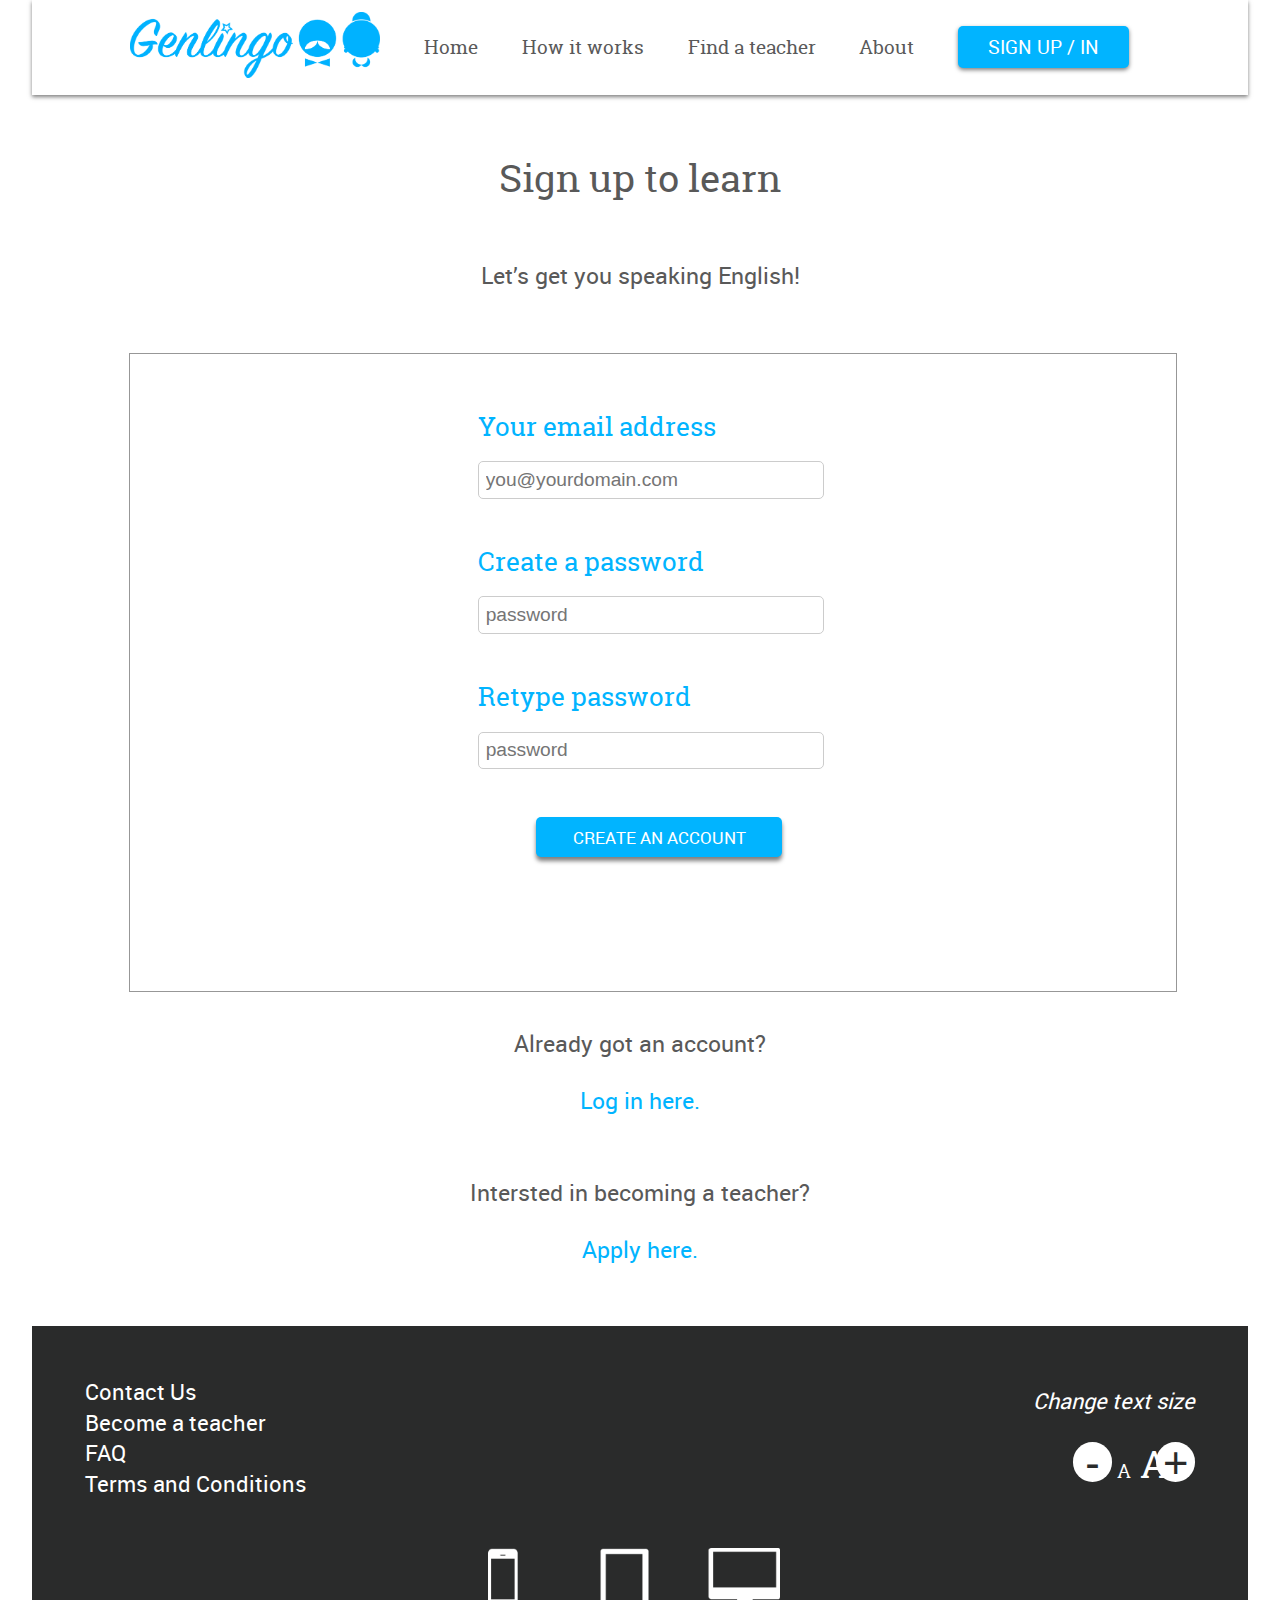
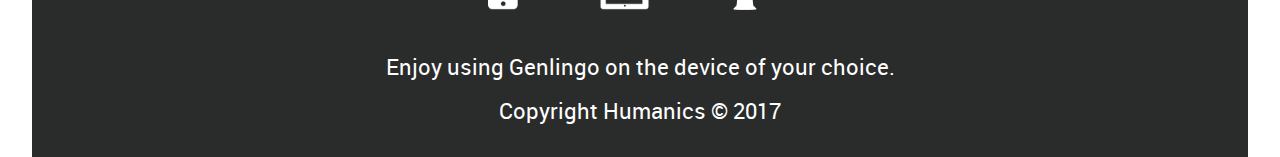
<file: genlingo/sign_up_first.html>
<!DOCTYPE html>

<html  lang="en">

<head>
    <meta charset="UTF-8">
    <title>Genlingo - Sign up</title>
    <meta name="description" content="">
    <meta name="keywords" content="">
    <link rel="stylesheet" type="text/css" href="css/normalize.css">
    <link rel="stylesheet" type="text/css" href="css/styles_mob.css">
    <link rel="stylesheet" type="text/css" href="css/styles_desk.css">
    <link rel="stylesheet" type="text/css" href="css/sign_up.css">
    <link rel="stylesheet" type="text/css" href="css/sign_up_first.css">

</head>

<body>

    <header>

        <div class="header_spacer">
        
            <nav>   

                <!-- CHECKBOX CONTROL TO TOGGLE MENU VISIBILITY -->
                <input id="menu_toggle" type="checkbox" name="menu_toggle">

                <!-- CREATES A HAMBURGER-STYLE MENU BUTTON AS A LABEL FOR THE CHECKBOX CONTROL -->
                <label for="menu_toggle" id="hamburger"></label>

                <!-- NAVIGATION BAR UL -->
                <ul id="nav_menu">

                    <li id="menu_header">Menu</li>

                    <li class="logo_space"><a href="index.html"><img src="img/logo_large.png"></a></li>
                    <li><a href="index.html">Home</a></li>
                    <li><a href="how_it_works.html">How it works</a></li>
                    <li><a href="find_a_teacher.html">Find a teacher</a></li>
                    <li>About</li>
                    <li id="signup_btn">Sign up / in</li>

                </ul>

            </nav>

        </div>

    </header>

    <main>

        <h1 class="cent_head">Sign up to learn</h1>

        <section class="sub_par">
            <h2 class="intro">Let’s get you speaking English!</h2>
        </section>

        <form class="signup_form" id="signup_1">

            <section class="input_space">
                <h2 class="blue_head"><label for="email_field">Your email address</label></h2>
                <input type="email" class="input_field" id="email_field" name="email" placeholder="you@yourdomain.com">
            </section>

            <section class="input_space">
                <h2 class="blue_head"><label for="password_field">Create a password</label></h2>
                <input type="password" class="input_field" id="password_field" name="password" placeholder="password">
            </section>

            <section class="input_space">
                <h2 class="blue_head"><label for="retype_field">Retype password</label></h2>
                <input type="password" class="input_field" id="retype_field" name="retype" placeholder="password">
            </section>

            <a href="sign_up_second.html">
                <div class="start_btn_2" id="create_btn">Create an account</div>
            </a>

        </form>

        <section class="sub_par">
            <h3  class="intro">
            Already got an account?
            </h3>
            <p class="intro"><a href="#">Log in here.</a></p>
        </section>

        <section class="sub_par">
            <h3 class="intro">
            Intersted in becoming a teacher?
            </h3>
            <p class="intro"><a href="#">Apply here.</a></p>
        </section>

    </main>

    <footer>
        
        <div class="footer_top">

            <div class="sec_footlinks">
                <p>Contact Us</p>
                <p>Become a teacher</p>
                <p>FAQ</p>
                <p>Terms and Conditions</p>
            </div>

            <div class="textsize_ctrls">
                <div id="chng_txt_size">Change text size</div>
                <div class="textsize_btns">
                    <button class="size_btn" id="dec_btn">-</button>
                        <p>
                            <span id="small_A">A</span>
                            <span id="large_A">A</span>
                        </p>
                    <button class="size_btn" id="inc_btn">+</button>
                </div>
            </div>

        </div>

        <img src="img/devices.png" alt="Desktops, tablets, smartphones">
        <p class="cent_foot_cont">Enjoy using Genlingo on the device of your choice.</p>
        <p class="cent_foot_cont">Copyright Humanics &copy; 2017</p>
    </footer>

</body>

</html>
</file>
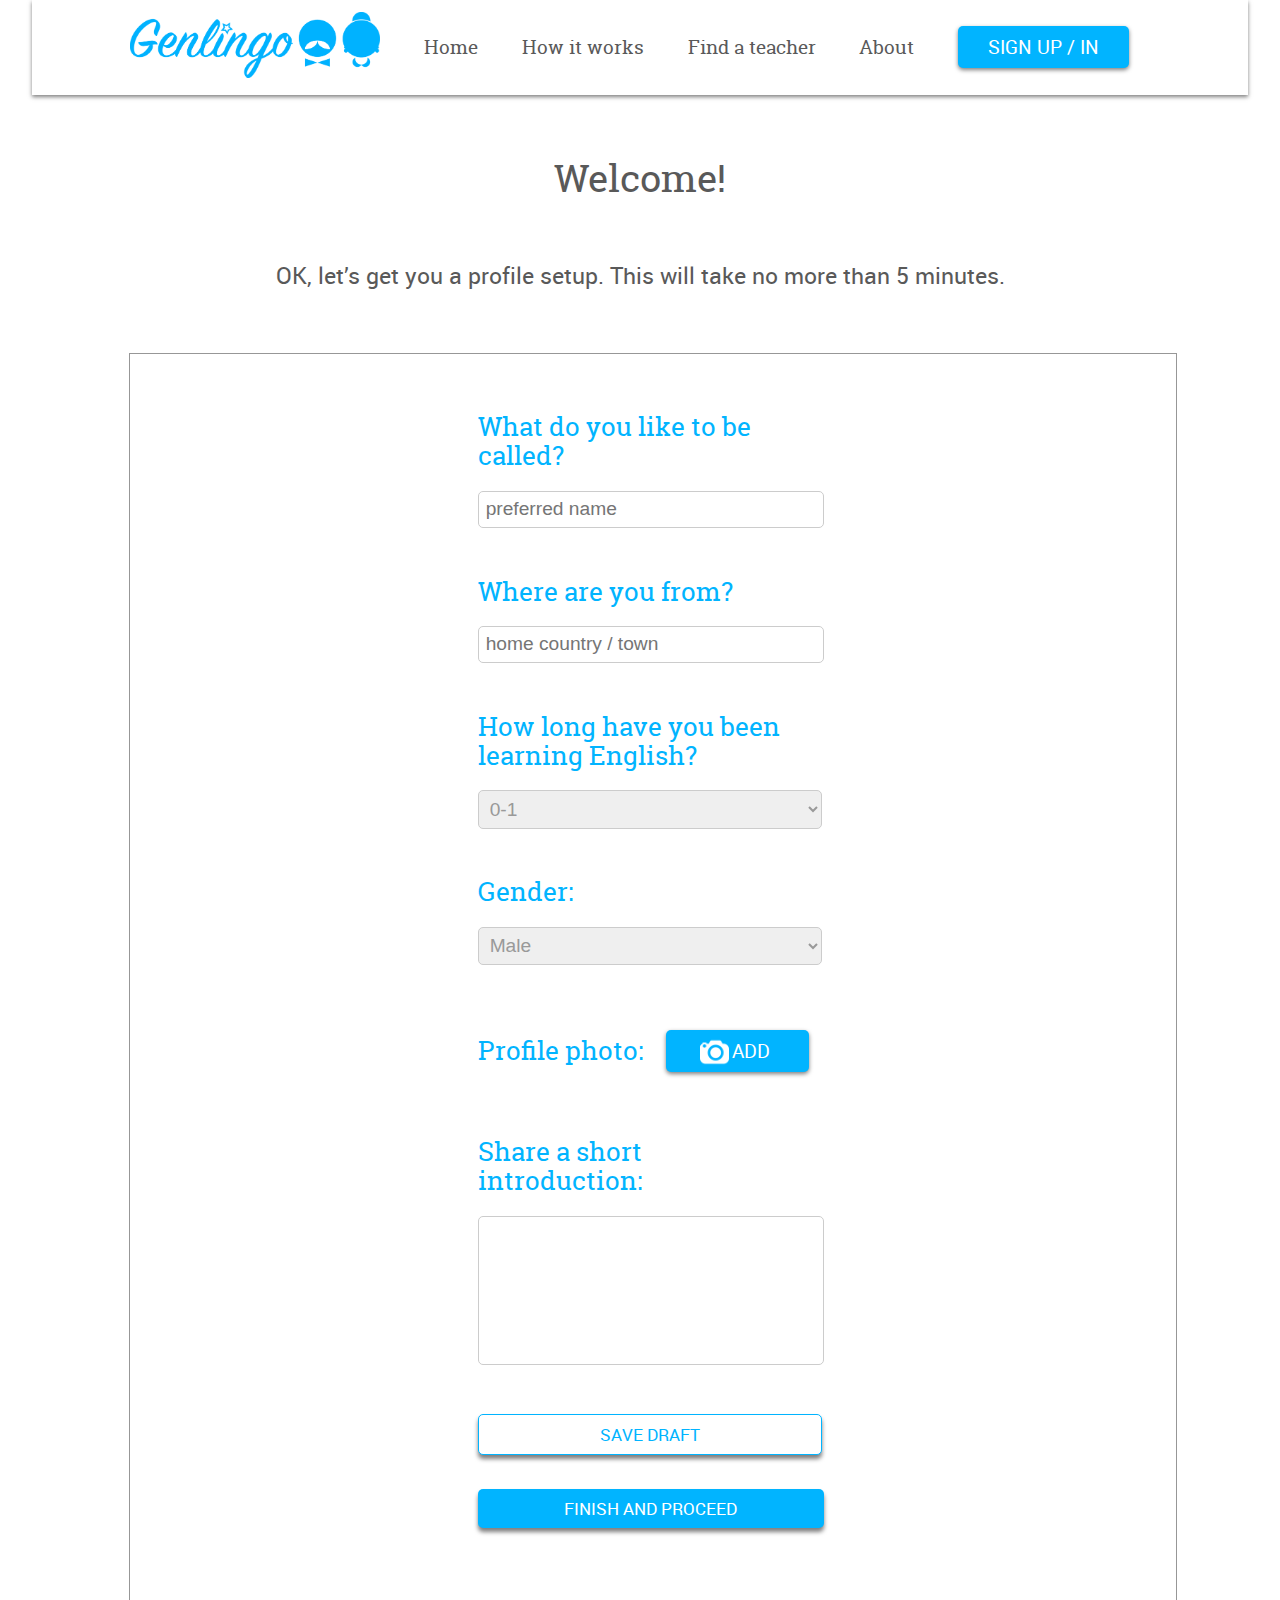
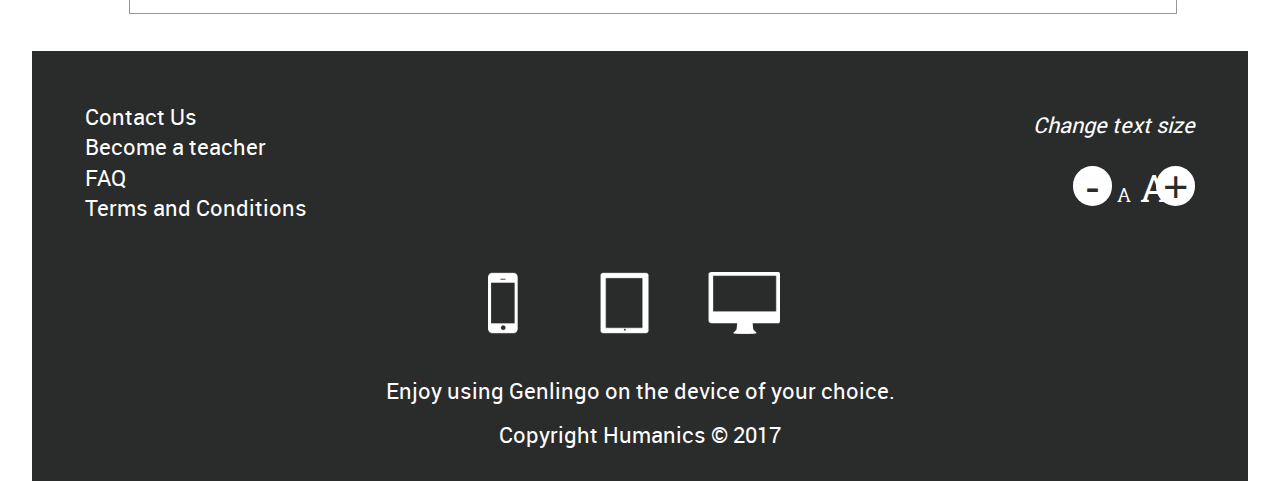
<file: genlingo/sign_up_second.html>
<!DOCTYPE html>

<html>

<head>
    <meta http-equiv="Content-Type" content="text/html; charset=UTF-8">
    <title>Genlingo - Sign Up</title>
    <meta charset="UTF-8">
    <meta name="description" content="">
    <meta name="keywords" content="">
    <link rel="stylesheet" type="text/css" href="css/normalize.css">
    <link rel="stylesheet" type="text/css" href="css/styles_mob.css">
    <link rel="stylesheet" type="text/css" href="css/styles_desk.css">
    <link rel="stylesheet" type="text/css" href="css/sign_up_first.css">
</head>

<body>

    <header>

        <div class="header_spacer">
        
            <nav>   

                <!-- CHECKBOX CONTROL TO TOGGLE MENU VISIBILITY -->
                <input id="menu_toggle" type="checkbox" name="menu_toggle">

                <!-- CREATES A HAMBURGER-STYLE MENU BUTTON AS A LABEL FOR THE CHECKBOX CONTROL -->
                <label for="menu_toggle" id="hamburger"></label>

                <!-- NAVIGATION BAR UL -->
                <ul id="nav_menu">

                    <li id="menu_header">Menu</li>

                    <li class="logo_space"><a href="index.html"><img src="img/logo_large.png"></a></li>
                    <li><a href="index.html">Home</a></li>
                    <li><a href="how_it_works.html">How it works</a></li>
                    <li><a href="find_a_teacher.html">Find a teacher</a></li>
                    <li>About</li>
                    <li id="signup_btn">Sign up / in</li>

                </ul>

            </nav>

        </div>

    </header>

    <main>

        <h2 class="cent_head">Welcome!</h2>

        <section class="sub_par">
            <p class="intro" id="profsetup_intro">OK, let’s get you a profile setup. This will take no more than 5 minutes.</p>
        </section>

        <form class="signup_form" id="signup_2">

            <section class="input_space">
                <label for="username_field"><h2 class="blue_head">What do you like to be called?</h2></label>
                <input type="text" class="input_field" id="username_field" name="username" placeholder="preferred name">
            </section>

            <section class="input_space">
                <label for="loc_field"><h2 class="blue_head">Where are you from?</h2></label>
                <input type="text" class="input_field" id="loc_field" name="location" placeholder="home country / town">
            </section>

            <section class="input_space">
                <label for="howlong_field"><h2 class="blue_head">How long have you been learning English?</h2></label>
                <select class="input_field" id="howlong_field" name="howlong">
                    <option value="0">0-1</option>
                    <option value="2">2-3</option>
                    <option value="3">3-5</option>
                    <option value="5">+5</option>
                </select>
            </section>

            <section class="input_space">
                <label for="gender_field"><h2 class="blue_head">Gender:</h2></label>
                <select class="input_field" id="gender_field" name="gender">
                    <option value="m">Male</option>
                    <option value="f">Female</option>
                </select>
            </section>

            <section class="input_space" id="photo_space">
                <h2 class="blue_head" id="profPhoto_label">Profile photo:</h2>
                <div id="photo_btn">Add</div>
            </section>

            <section class="input_space">
                <label for="intro_field"><h2 class="blue_head">Share a short introduction:</h2></label>
                <input type="textarea" class="input_field" id="intro_field" name="intro">
            </section>

            <section class="input_space" id="buttons_space">
                <button class="start_btn_2" id="save_draft">save draft</button>
                <a href="add_credits.html"><div class="start_btn_2" id="proceed">Finish and proceed</div></a>
            </section>


        </form>

    </main>

    <footer>
        
        <div class="footer_top">

            <div class="sec_footlinks">
                <p>Contact Us</p>
                <p>Become a teacher</p>
                <p>FAQ</p>
                <p>Terms and Conditions</p>
            </div>

            <div class="textsize_ctrls">
                <div id="chng_txt_size">Change text size</div>
                <div class="textsize_btns">
                    <button class="size_btn" id="dec_btn">-</button>
                        <p>
                            <span id="small_A">A</span>
                            <span id="large_A">A</span>
                        </p>
                    <button class="size_btn" id="inc_btn">+</button>
                </div>
            </div>

        </div>

        <img src="img/devices.png" alt="Desktops, tablets, smartphones">
        <p class="cent_foot_cont">Enjoy using Genlingo on the device of your choice.</p>
        <p class="cent_foot_cont">Copyright Humanics &copy; 2017</p>
    </footer>

</body>

</html>
</file>
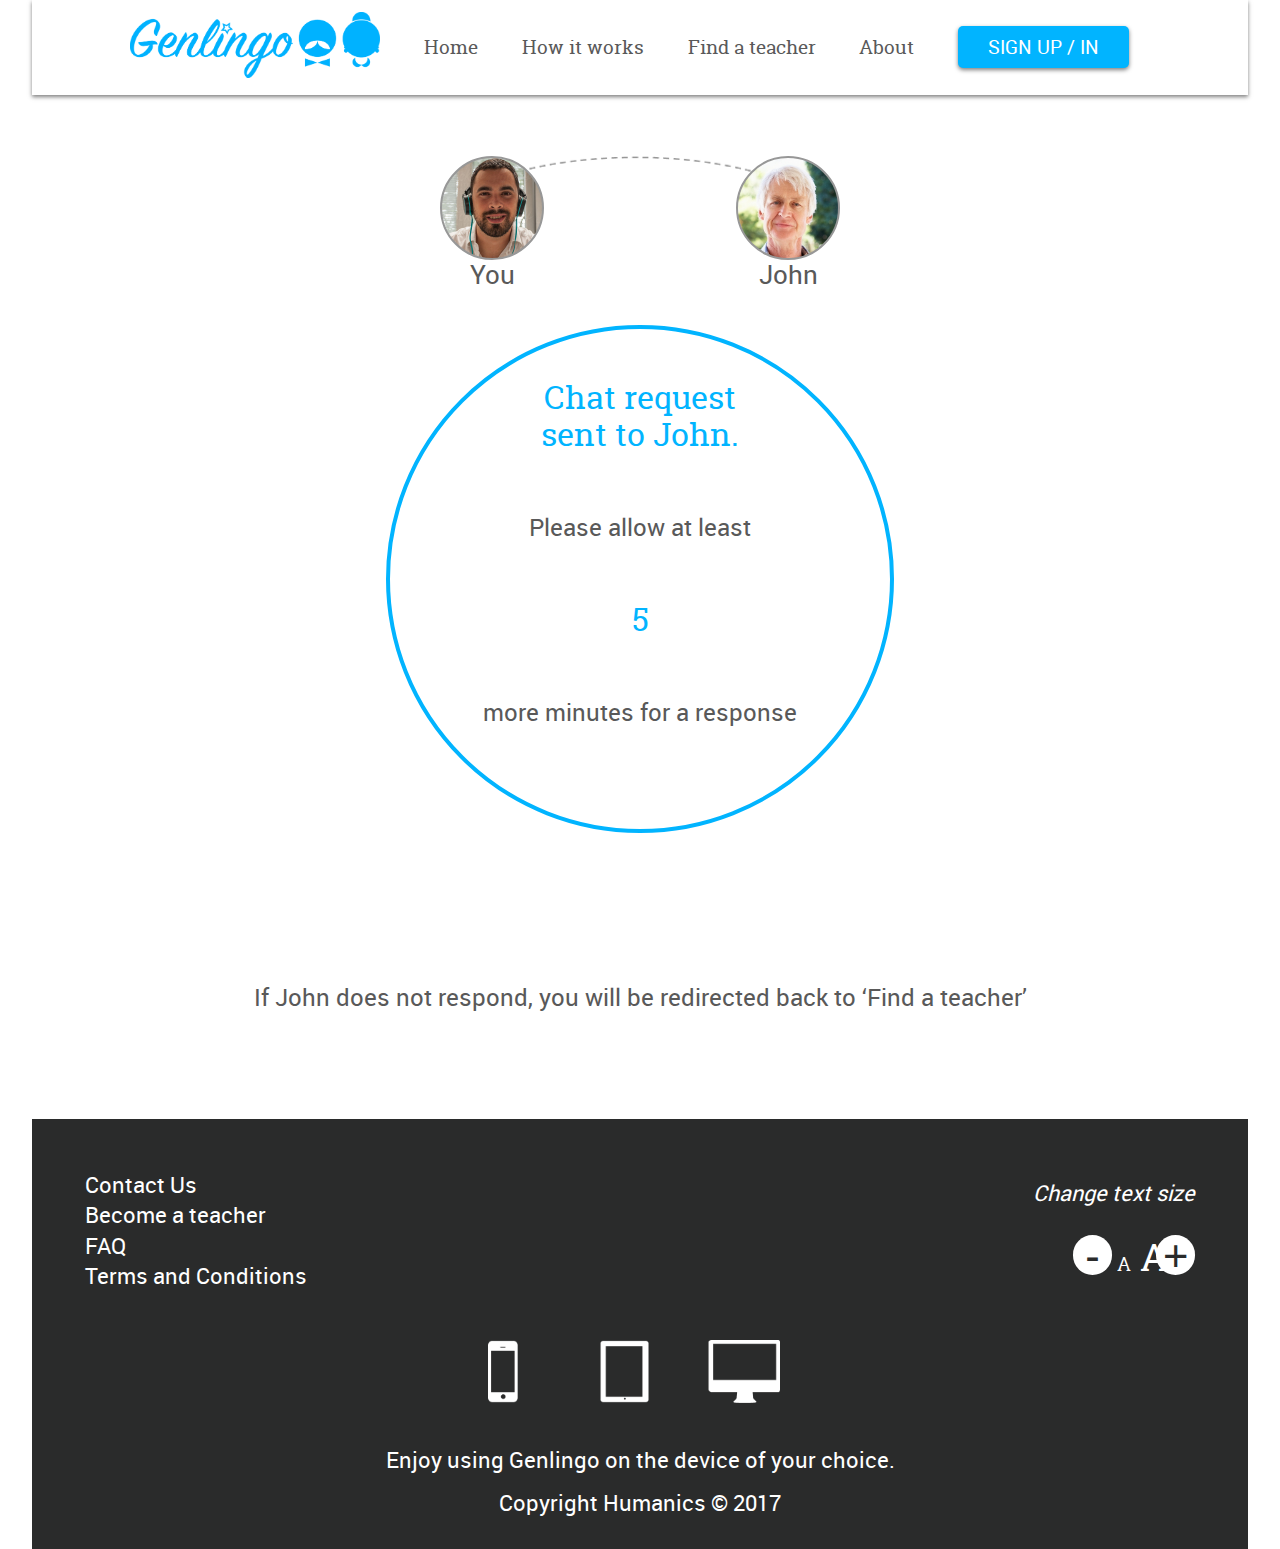
<file: genlingo/start_chat.html>
<!DOCTYPE html>

<html>

<head>
    <meta http-equiv="Content-Type" content="text/html; charset=UTF-8">
    <title>Genlingo - Sign Up</title>
    <meta charset="UTF-8">
    <meta name="description" content="">
    <meta name="keywords" content="">
    <link rel="stylesheet" type="text/css" href="css/normalize.css">
    <link rel="stylesheet" type="text/css" href="css/styles_mob.css">
    <link rel="stylesheet" type="text/css" href="css/styles_desk.css">
    <link rel="stylesheet" type="text/css" href="css/sign_up.css">
    <link rel="stylesheet" type="text/css" href="css/sign_up_first.css">
</head>

<body>

    <header>
        
        <div class="header_spacer">

            <nav>   

                <!-- CHECKBOX CONTROL TO TOGGLE MENU VISIBILITY -->
                <input id="menu_toggle" type="checkbox" name="menu_toggle">

                <!-- CREATES A HAMBURGER-STYLE MENU BUTTON AS A LABEL FOR THE CHECKBOX CONTROL -->
                <!-- <label for="menu_toggle" id="hamburger"></label> COMMENTED OUT TO PREVENT UNWANTED INTERACTION--> 

                <!-- NAVIGATION BAR UL -->
                <ul id="nav_menu">

                    <li id="menu_header">Menu</li>

                    <li class="logo_space"><a href="index.html"><img src="img/logo_large.png"></a></li>
                    <li><a href="index.html">Home</a></li>
                    <li><a href="how_it_works.html">How it works</a></li>
                    <li><a href="find_a_teacher.html">Find a teacher</a></li>
                    <li>About</li>
                    <li id="signup_btn">Sign up / in</li>

                </ul>

            </nav>

        </div>

    </header>

    <main>

        <section class="chat_request">
            <div class="icon_space" id="you_icon_space">
                <div class="round_icon" id="you_round_icon">
                
                </div>
                <div class="icon_caption" id="you_icon_caption">
                    You
                </div>
            </div>

            <div class="linker"></div>

            <div class="icon_space" id="pname_icon_space">
                <div class="round_icon"  id="pname_round_icon">
                
                </div>
                <div class="icon_caption" id="pname_icon_caption">
                    John
                </div>
            </div>
        </section>

        <section class="circular_container">
            <p class="circular_head" id="circ_head1">Chat request sent to John.</p>
            <p class="intro" id="pls_allow">Please allow at least</p>
            <p class="circular_head" id="wait_time">5</p>
            <p class="intro" id="mins_response">more minutes for a response</p>
        </section>

        <!-- <button class="start_btn_2" id="cancrequest_btn">Cancel request</button> -->
        <br>
        <p class="intro" id="ifnot">If John does not respond, you will be redirected back to ‘Find a teacher’</p>
        <br>
        <br>

    </main>

    <footer>
        
        <div class="footer_top">

            <div class="sec_footlinks">
                <p>Contact Us</p>
                <p>Become a teacher</p>
                <p>FAQ</p>
                <p>Terms and Conditions</p>
            </div>

            <div class="textsize_ctrls">
                <div id="chng_txt_size">Change text size</div>
                <div class="textsize_btns">
                    <button class="size_btn" id="dec_btn">-</button>
                        <p>
                            <span id="small_A">A</span>
                            <span id="large_A">A</span>
                        </p>
                    <button class="size_btn" id="inc_btn">+</button>
                </div>
            </div>

        </div>

        <img src="img/devices.png" alt="Desktops, tablets, smartphones">
        <p class="cent_foot_cont">Enjoy using Genlingo on the device of your choice.</p>
        <p class="cent_foot_cont">Copyright Humanics &copy; 2017</p>

    </footer>

    <script type="text/javascript" src="scripts/success_redirect.js" ></script>

</body>

</html>
</file>
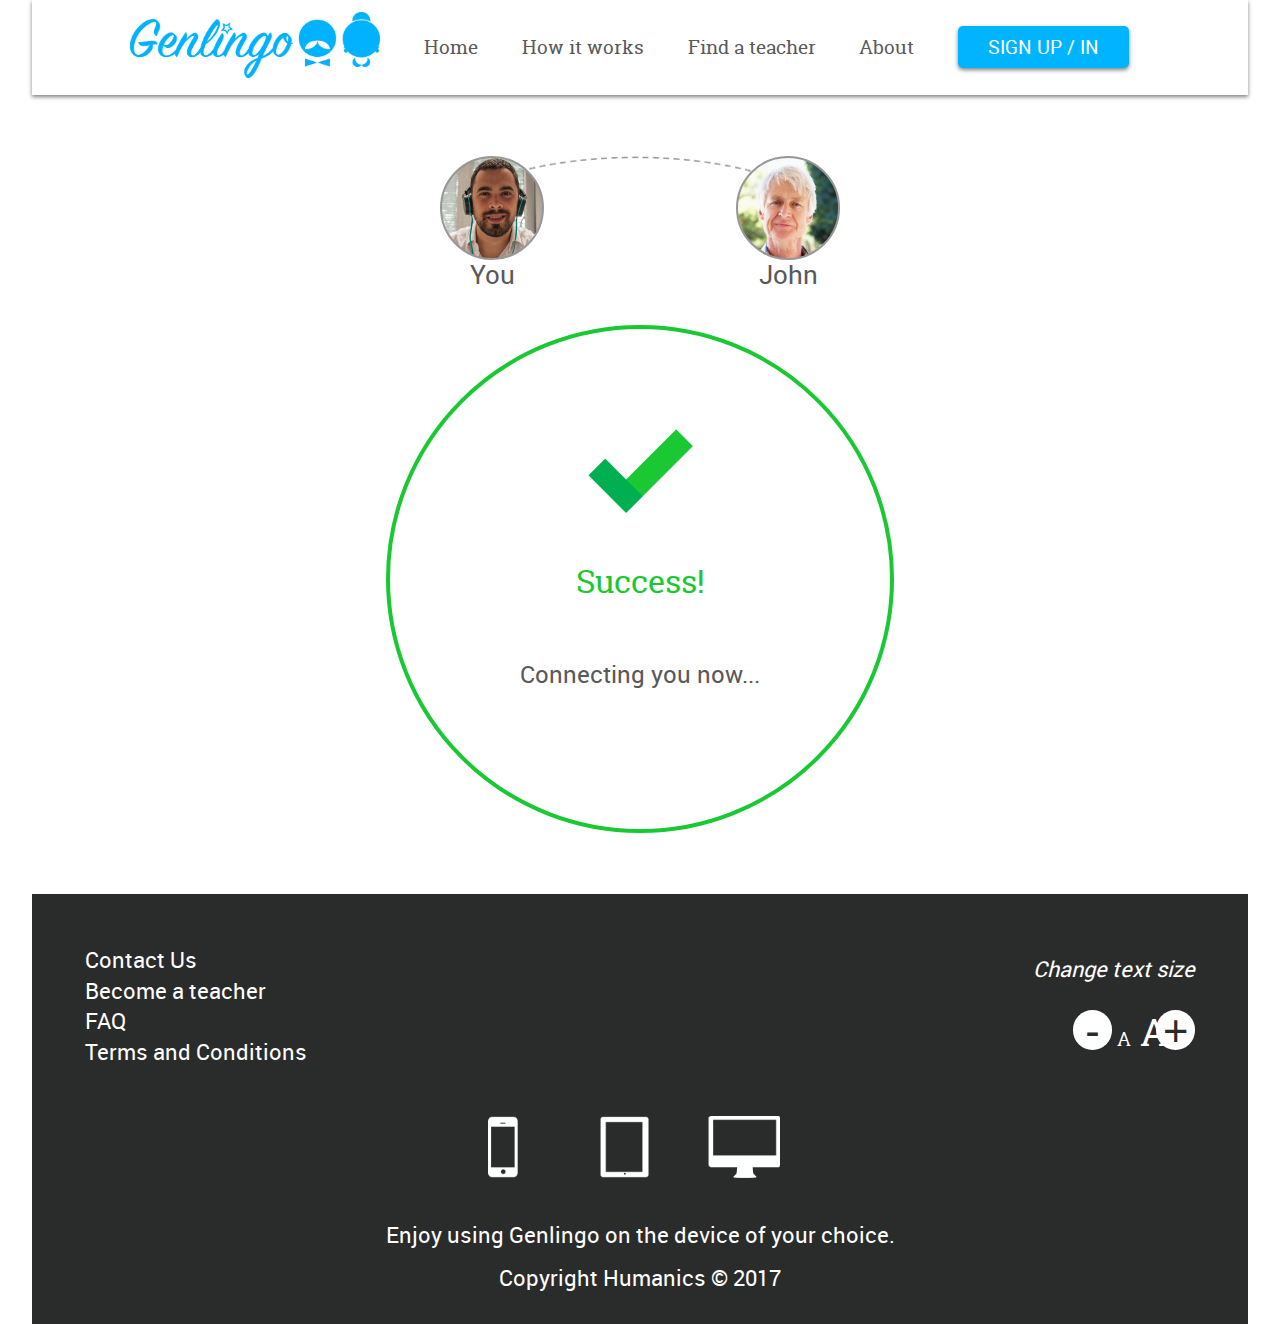
<file: genlingo/success.html>
<!DOCTYPE html>

<html>

<head>
    <meta http-equiv="Content-Type" content="text/html; charset=UTF-8">
    <title>Genlingo - Success!</title>
    <meta charset="UTF-8">
    <meta name="description" content="">
    <meta name="keywords" content="">
    <link rel="stylesheet" type="text/css" href="css/normalize.css">
    <link rel="stylesheet" type="text/css" href="css/styles_mob.css">
    <link rel="stylesheet" type="text/css" href="css/styles_desk.css">
    <link rel="stylesheet" type="text/css" href="css/sign_up.css">
    <link rel="stylesheet" type="text/css" href="css/sign_up_first.css">
</head>

<body>

    <header>
        
        <div class="header_spacer">

            <nav>   

                <!-- CHECKBOX CONTROL TO TOGGLE MENU VISIBILITY -->
                <input id="menu_toggle" type="checkbox" name="menu_toggle">

                <!-- CREATES A HAMBURGER-STYLE MENU BUTTON AS A LABEL FOR THE CHECKBOX CONTROL -->
                <!-- <label for="menu_toggle" id="hamburger"></label> COMMENTED OUT TO PREVENT UNWANTED INTERACTION--> 

                <!-- NAVIGATION BAR UL -->
                <ul id="nav_menu">

                    <li id="menu_header">Menu</li>

                    <li class="logo_space"><a href="index.html"><img src="img/logo_large.png"></a></li>
                    <li><a href="index.html">Home</a></li>
                    <li><a href="how_it_works.html">How it works</a></li>
                    <li><a href="find_a_teacher.html">Find a teacher</a></li>
                    <li>About</li>
                    <li id="signup_btn">Sign up / in</li>

                </ul>

            </nav>

        </div>

    </header>

    <main>

        <section class="chat_request">
            <div class="icon_space" id="you_icon_space">
                <div class="round_icon" id="you_round_icon">
                    
                </div>
                <div class="icon_caption" id="you_icon_caption">
                    You
                </div>
                
            </div>
            <div class="linker">
                
            </div>
            <div class="icon_space" id="pname_icon_space">
                <div class="round_icon"  id="pname_round_icon">
                    
                </div>
                <div class="icon_caption" id="pname_icon_caption">
                    John
                </div>
            </div>
            
        </section>

        <section class="circular_container" id="success_container">
            <div id="success_icon"></div>
            <p class="circular_head" id="circ_head_green">Success!</p>
            <p class="intro">Connecting you now...</p>
        </section>

    </main>

   <footer>
        
        <div class="footer_top">

            <div class="sec_footlinks">
                <p>Contact Us</p>
                <p>Become a teacher</p>
                <p>FAQ</p>
                <p>Terms and Conditions</p>
            </div>

            <div class="textsize_ctrls">
                <div id="chng_txt_size">Change text size</div>
                <div class="textsize_btns">
                    <button class="size_btn" id="dec_btn">-</button>
                        <p>
                            <span id="small_A">A</span>
                            <span id="large_A">A</span>
                        </p>
                    <button class="size_btn" id="inc_btn">+</button>
                </div>
            </div>

        </div>

        <img src="img/devices.png" alt="Desktops, tablets, smartphones">
        <p class="cent_foot_cont">Enjoy using Genlingo on the device of your choice.</p>
        <p class="cent_foot_cont">Copyright Humanics &copy; 2017</p>
    </footer>


    <script type="text/javascript" src="scripts/videochat_redirect.js" ></script>
</body>

</html>
</file>
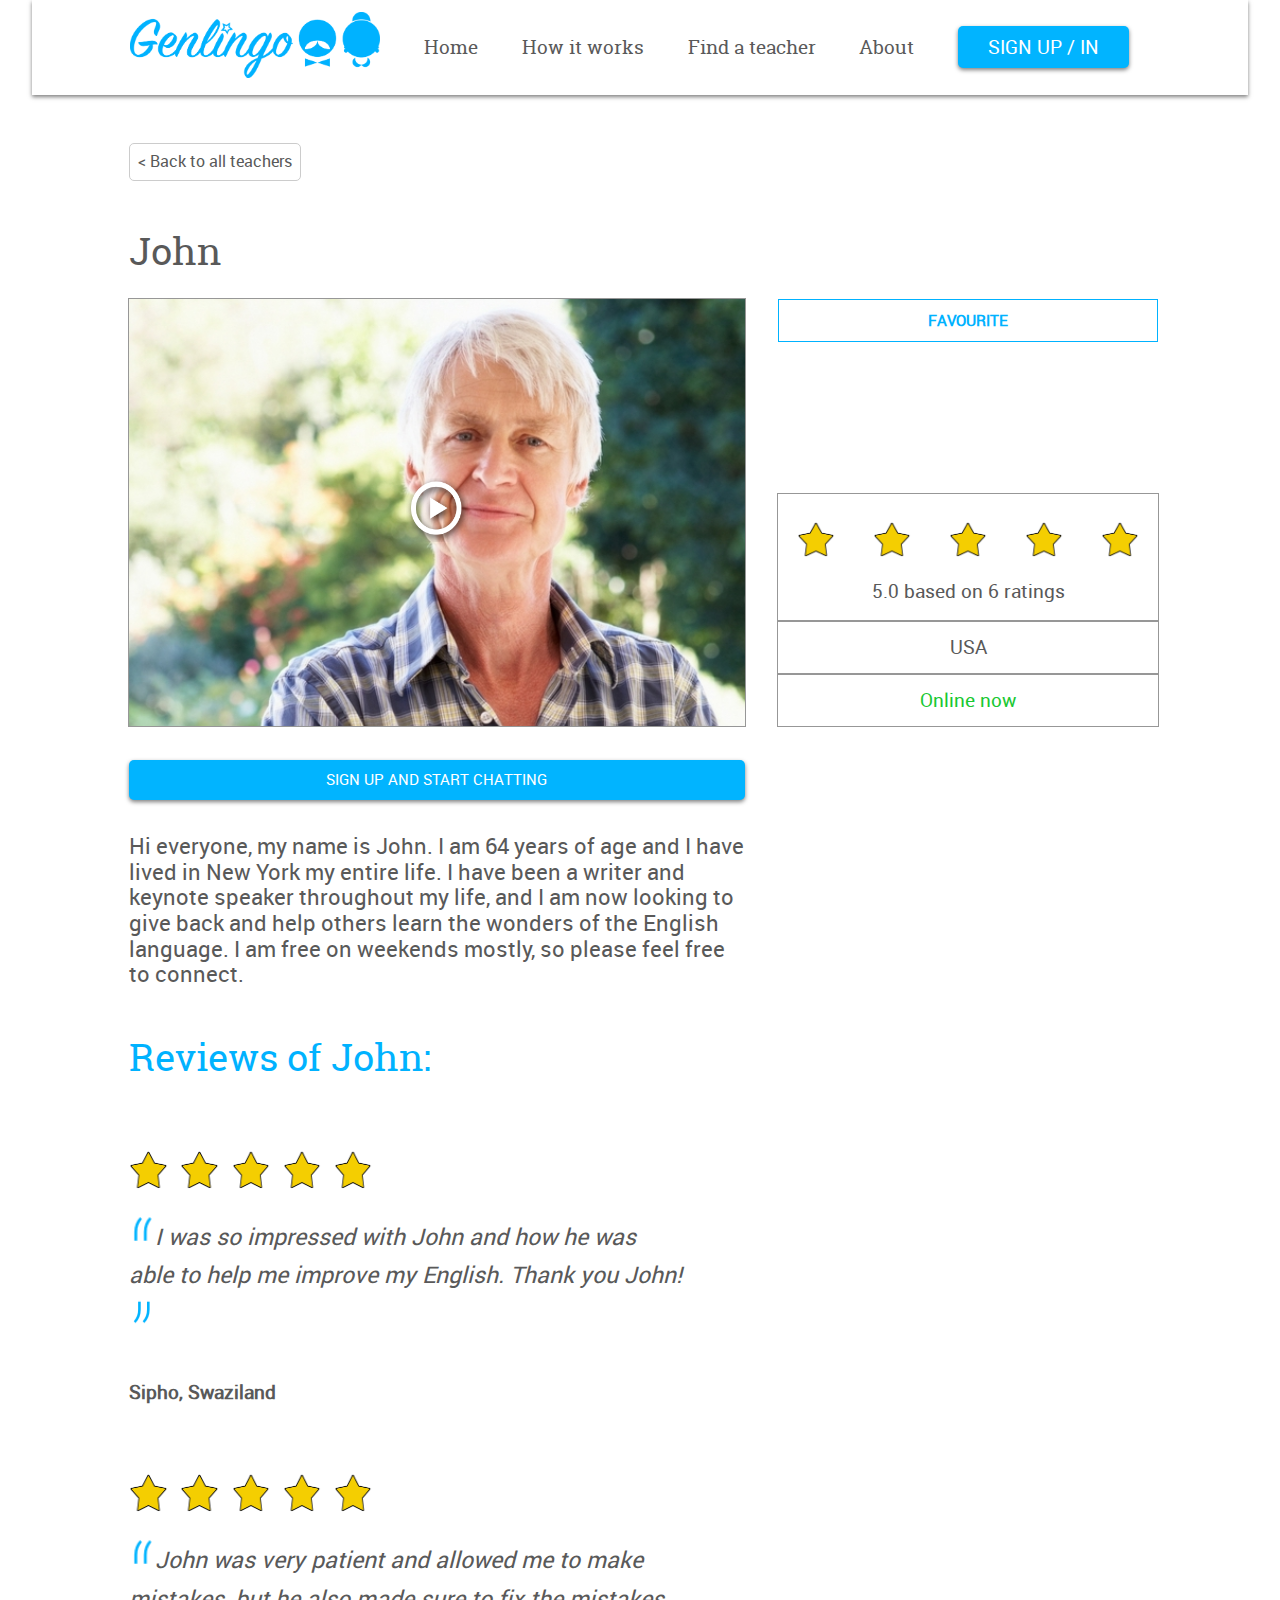
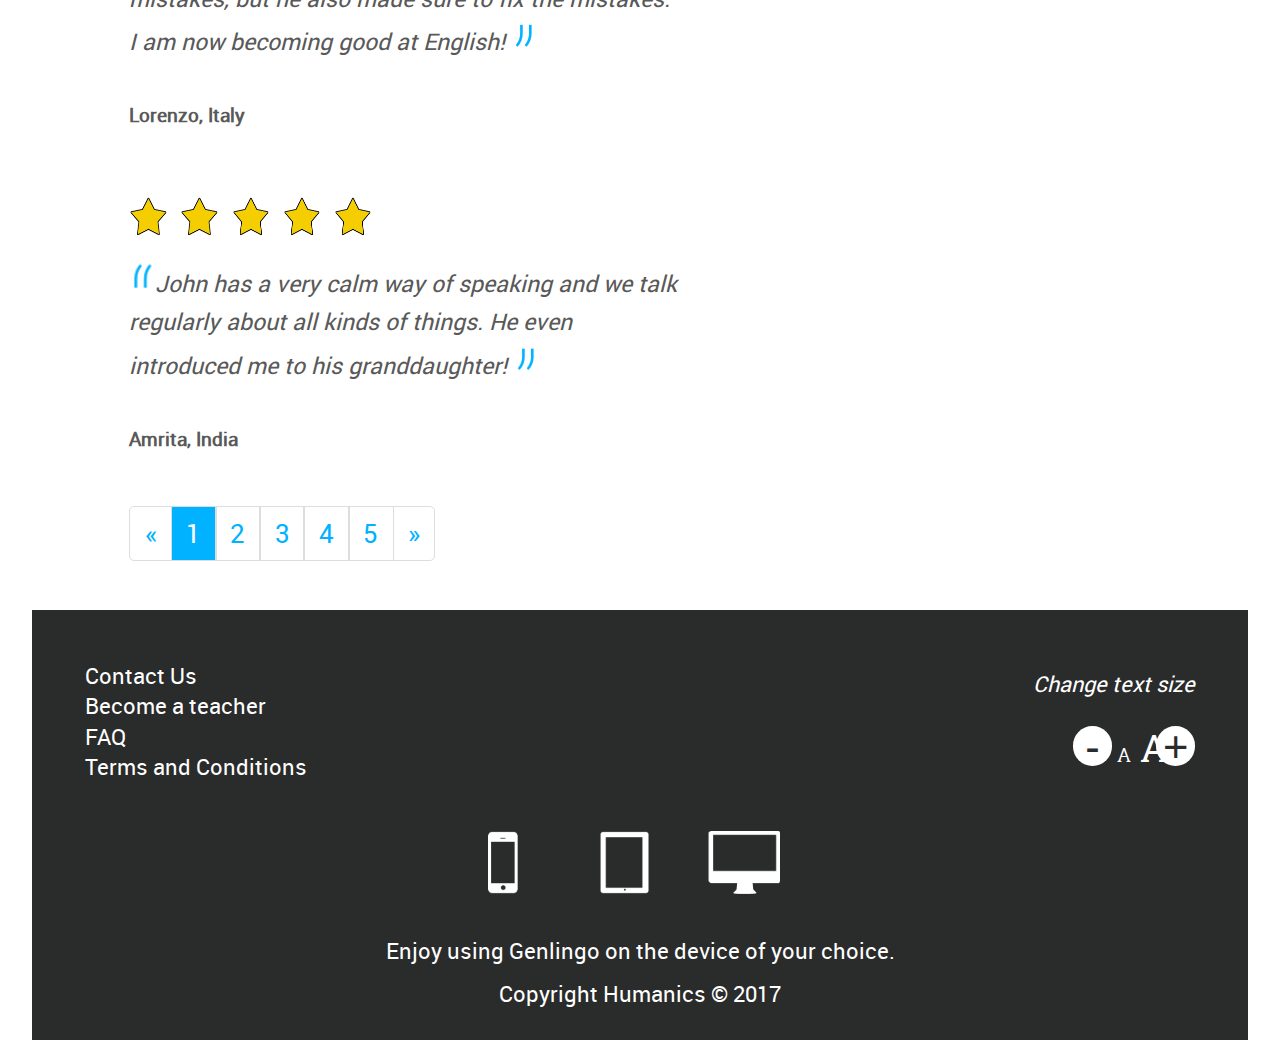
<file: genlingo/teacher_page.html>
<!DOCTYPE html>

<html>

<head>
    <meta http-equiv="Content-Type" content="text/html; charset=UTF-8">
    <title>Genlingo - Find a teacher</title>
    <meta charset="UTF-8">
    <meta name="description" content="">
    <meta name="keywords" content="">
    <link rel="stylesheet" type="text/css" href="css/normalize.css">
    <link rel="stylesheet" type="text/css" href="css/styles_mob.css">
    <link rel="stylesheet" type="text/css" href="css/styles_desk.css">
    <link rel="stylesheet" type="text/css" href="css/teacher_page.css">
</head>

<body>

    <header>

        <div class="header_spacer">
        
            <nav>   

                <!-- CHECKBOX CONTROL TO TOGGLE MENU VISIBILITY -->
                <input id="menu_toggle" type="checkbox" name="menu_toggle">

                <!-- CREATES A HAMBURGER-STYLE MENU BUTTON AS A LABEL FOR THE CHECKBOX CONTROL -->
                <label for="menu_toggle" id="hamburger"></label>

                <!-- NAVIGATION BAR UL -->
                <ul id="nav_menu">

                    <li id="menu_header">Menu</li>

                    <li class="logo_space"><a href="index.html"><img src="img/logo_large.png"></a></li>
                    <li><a href="index.html">Home</a></li>
                    <li><a href="how_it_works.html">How it works</a></li>
                    <li><a href="find_a_teacher.html">Find a teacher</a></li>
                    <li>About</li>
                    <li id="signup_btn">Sign up / in</li>

                </ul>

            </nav>

        </div>

    </header>

    <main>
        
        <button id="back_btn">
            <a href="find_a_teacher.html">< Back to all teachers</a>
        </button>

        <!--CODE FOR TEACHER PROFILE GRID -->
        <h1 id="personname">John</h1>

        <section class="profile">

            <div class="photo_description">

                <div class="photo_space"><img src="img/play_icon.png" id="play_icon"></div>
                
                <div class="description_space">
                    
                    <button class="profile_btn" id="favourite_btn">Favourite</button>
                    
                    <div class="rating_space">
                            <div id="rt_star_aligner">
                                <div class="rt_star"></div>
                                <div class="rt_star"></div>
                                <div class="rt_star"></div>
                                <div class="rt_star"></div>
                                <div class="rt_star"></div>
                            </div>
                            <p>5.0 based on 6 ratings</p>
                    </div>

                    <div class="loc_online">
                        <div id="loc_space"><p>USA</p></div>
                        <div id="online_space"><p>Online now</p></div>
                    </div>

                </div>

            </div>

            <a href="sign_up.html" id="lg_signup_btn_link">
                <div class="profile_btn" id="lg_signup_btn">Sign up and start chatting</div>
            </a>
            <div class="profile_btn" id="lg_signup_btn_desk">Sign up and start chatting</div>

            <div id="bio">
                <p>Hi everyone, my name is John. I am 64 years of age and I have lived in New York my entire life. I have been a writer and keynote speaker throughout my life, and I am now looking to give back and help others learn the wonders of the English language. I am free on weekends mostly, so please feel free to connect.</p>
            </div>

        </section><!--END OF "PROFILE" CODE FOR TEACHER PROFILE GRID-->

        <!-- START OF REVIEWS SECTION-->
        <section class="reviews_space">

            <h1>Reviews of John:</h1>

            <div class="review">
                
                <div class="rev_rating_space">
                    <img class="rt_star" src="img/rating_star.png">
                    <img class="rt_star" src="img/rating_star.png">
                    <img class="rt_star" src="img/rating_star.png">
                    <img class="rt_star" src="img/rating_star.png">
                    <img class="rt_star" src="img/rating_star.png">
                </div>

                <div class="review_txt">
                    <p><img class="quotemark" src="img/open_quote.png">I was so impressed with John and how he was able to help me improve my English. Thank you John! <img class="quotemark" src="img/close_quote.png"></p>
                </div>

                <div class="signature">
                    <p>Sipho, Swaziland</p>
                </div>

            </div>

            <div class="review">
                
                <div class="rev_rating_space">
                    <img class="rt_star" src="img/rating_star.png">
                    <img class="rt_star" src="img/rating_star.png">
                    <img class="rt_star" src="img/rating_star.png">
                    <img class="rt_star" src="img/rating_star.png">
                    <img class="rt_star" src="img/rating_star.png">
                </div>

                <div class="review_txt">
                    <p><img class="quotemark" src="img/open_quote.png">John was very patient and allowed me to make mistakes, but he also made sure to fix the mistakes. I am now becoming good at English! <img class="quotemark" src="img/close_quote.png"></p>
                </div>

                <div class="signature">
                    <p>Lorenzo, Italy</p>
                </div>

            </div>

            <div class="review">
                
                <div class="rev_rating_space">
                    <img class="rt_star" src="img/rating_star.png">
                    <img class="rt_star" src="img/rating_star.png">
                    <img class="rt_star" src="img/rating_star.png">
                    <img class="rt_star" src="img/rating_star.png">
                    <img class="rt_star" src="img/rating_star.png">
                </div>

                <div class="review_txt">
                    <p><img class="quotemark" src="img/open_quote.png">John has a very calm way of speaking and we talk regularly about all kinds of things. He even introduced me to his granddaughter! <img class="quotemark" src="img/close_quote.png"></p>
                </div>

                <div class="signature">
                    <p>Amrita, India</p>
                </div>

            </div>



        </section>

        <!-- START OF PAGE SELECTOR -->
        <a href="#">
        <div class="page_selector">
            <div class="sel_command">«</div>
            <div id="current_page">1</div>
            <div>2</div>
            <div>3</div>
            <div>4</div>
            <div>5</div>
            <div class="sel_command">»</div>
        </div>
        </a>
         <!-- END OF PAGE SELECTOR -->

    </main>

<!-- ________________________________________ MAIN-TO-FOOTER DIVIDER _______________________________________________ -->

    <footer>
        
        <div class="footer_top">

            <div class="sec_footlinks">
                <p>Contact Us</p>
                <p>Become a teacher</p>
                <p>FAQ</p>
                <p>Terms and Conditions</p>
            </div>

            <div class="textsize_ctrls">
                <div id="chng_txt_size">Change text size</div>
                <div class="textsize_btns">
                    <button class="size_btn" id="dec_btn">-</button>
                        <p>
                            <span id="small_A">A</span>
                            <span id="large_A">A</span>
                        </p>
                    <button class="size_btn" id="inc_btn">+</button>
                </div>
            </div>

        </div>

        <img src="img/devices.png" alt="Desktops, tablets, smartphones">
        <p class="cent_foot_cont">Enjoy using Genlingo on the device of your choice.</p>
        <p class="cent_foot_cont">Copyright Humanics &copy; 2017</p>
    </footer>



</body>

</html>
</file>
<file: genlingo/css/styles_mob.css>
@media only screen and (max-device-width : 480px) {

*
{
margin: 0;
padding: 0;
font-family: 'RobotoSlab', sans-serif;
color: #595959;
}

header
{
width: 100%;
background-color: grey;
}

a
{
text-decoration: none;
}

h1
{
font-size: 4em;
margin-left: 2%;
}

h2
{
font-size: 3em;
}

ol
{
width: 80%;
margin: 10%;
font-size: 3em;
}

nav
{
width: 100%;
min-height: 220px;
display: inline-block;
background-color: #FFFFFF;
background-image: url(../img/logo_small.png);
background-repeat: no-repeat;
background-size: 47%;
background-position: 10%;
box-shadow: 0 10px 20px 0 rgba(0,0,0,0.5);
}

#hamburger /*THIS IS THE BURGER MENU ICON ANCHORED TO THE TOP RIGHT OF THE SCREEN*/
{
z-index: 20;
position: fixed;
right: 50px;
top: 50px;
width: 150px;
height: 120px;
background-image: url(../img/burger.png);
background-repeat: no-repeat;
background-size: 80%;
background-color: rgba(255,255,255,0.8);
background-position: 50% 50%;
border: 4px solid #01B4FF;
border-radius: 20px;
}

#nav_menu /* THIS IS THE MENU POPUP */
{
display: none; /*HIDES MENU POPUP IN DEFAULT VIEW*/
width: 100%;
background-color: #F5F5F5;
font-size: 6em;
position: fixed;
z-index: 10;
box-shadow: 0 10px 20px 0 rgba(0,0,0,0.5);
}

.logo_space
{
display: none;
}

#nav_menu #menu_header /* STYLE FOR THE MENU HEADER */
{
font-family: 'RobotoSlab', sans-serif;
font-size: 1em;
color: #01B4FF;
}

#nav_menu li
{
font-family: 'Roboto', sans-serif;
font-size: 0.7em;
list-style-type: none;
width: 86%;
margin: 2%;
padding: 4%;
color: #333333;
text-transform: uppercase;
}

#nav_menu a
{
font-family: 'Roboto', sans-serif;
color: #333333;
}

#this_page /* MAKES CURRENT PAGE MENU LI IN BOLD */
{
font-weight: bold;
}

/* START OF TEXT SIZE CONTROLS, DEPRECATED SINCE MOVED TO FOOTER
#font_control
{
text-transform: none !important;
}

#font_control p
{
display: inline-block;
}

.size_btn
{
display: inline-block;
width: 150px;
height: 150px;
color: #fff;
border-radius: 150px;
background-color: #595959;
vertical-align: text-bottom;
}

#dec_btn
{
margin-left: 3%;
}

#small_A
{
font-size: .7em;
}

#large_A
{
font-size: 2em;
}

END OF TEXT SIZE CONTROLS */

#menu_toggle /*HIDES THE CHECKBOX USED TO TOGGLE DROPDOWN MENU*/
{
display: none;
}

#menu_toggle:checked ~ #nav_menu /*SHOWS DROPDOWN MENU WHEN CHECKBOX STATUS = CHECKED*/
{
display: block;
}

#menu_toggle:checked ~ #hamburger /*CHANGES MENU ICON INTO "X"*/
{
background-image: url(../img/burger_close.png);
background-repeat: no-repeat;
background-size: 80%;
border: none;
}

/* _____________________________ END OF HEADER / NAVBAR ________________________________________*/

.sub_header
{
background-image: url(../img/home1.jpg);
background-repeat: no-repeat;
background-size: 170%;
background-position: -200px;
}

#top_motto
{
width: 90%;
text-align: center;
margin: 0% 5% 10% 5%;
padding-top: 20%;
font-size: 4em;
font-weight: lighter;
letter-spacing: 5px;
color: #ffffff;
text-shadow: 2px 4px 0px rgba(0,0,0,0.5);
}

#start_btn_1
{
width: 70%;
margin: 5% 5%;
padding: 2% 10%;
text-align: center;
font-size: 2.7em;
text-transform: uppercase;
font-family: 'Roboto', sans-serif;
color: #ffffff;
background-color: #42bae5;
border: none;
border-radius: 15px;
box-shadow: 0 10px 20px 0 rgba(0,0,0,0.5);
}

#play_icon
{
margin-top: 5%;
}

#play_icon img
{
width: 14%;
margin-left: 43%;
}

#watch_intro
{
width: 100%;
text-align: center;
color: #ffffff;
font-family: 'Roboto', sans-serif;
font-size: 3em;
padding-bottom: 5%;
}
/* _____________________________ END OF SUBHEADER ________________________________________*/


/* _____________________________ START OF SERVICE DESCRIPTION ____________________________*/

.intro /*STYLE OF GENERIC PARAGRAPH, REUSED IN SEVERAL PAGES*/
{
font-family: 'Roboto', sans-serif;
width: 90%;
margin-top: 5%;
margin-left: 0%;
padding: 5%;
font-size: 3em;
}

#motto_bis
{
line-height: 90px;
text-align: center;
font-size: 4.5em;
font-weight: lighter;
margin: 5%;
}

#center_pic1
{
width: 45%;
margin: 5% 1.5% 5% 3%;
}

#center_pic2
{
width: 45%;
margin: 5% 3% 5% 1.5%;
}

.cent_head /*STYLE OF GENERIC TITLE, REUSED IN SEVERAL PAGES*/
{
width: 90%;
text-align: center;
margin-left: 5%;
font-size: 4em;
font-weight: lighter;
}


/* _____________________________ START OF "HOW IT WORKS" SECTION _______________________*/

.how_it_works ol /* 3-STEPS LIST TO GET STARTED */
{
width: 87%;
margin-left: 10%;
}

.how_it_works li
{
font-family: 'Roboto', sans-serif;
font-size: 1em;
}

.start_btn_2 /*STYLE OF GENERIC BLUE BUTTON, REUSED IN SEVERAL PAGES*/
{
width: 90%;
margin-left: 5%;
margin-bottom: 3%;
padding: 3% 0%;
text-align: center;
font-size: 2.7em;
text-transform: uppercase;
font-family: 'Roboto', sans-serif;
color: #ffffff;
background-color: #42bae5;
border: none;
border-radius: 15px;
box-shadow: 0 10px 20px 0 rgba(0,0,0,0.5);
}


/* _____________________________ START OF "WHO'S ONLINE" SECTION _______________________*/

.whos_online /* STYLE FOR THE SECTION */
{
padding: 3% 0;
background-color: #F5F5F5;
}

#teachers_space
{
margin-top: 10%;
margin-left: 10%;
}

.teacher_profile
{
width: 48%;
display: inline-block;
position: relative;
}

.profpic_mkup /*MAKES THE CIRCLES THAT MOCKUP TEACHERS PICS*/
{
display: inline-block;
width: 100px;
height: 100px;
border-radius: 100px;
background-color: #d8d8d8;
border: 4px solid #8f9091;
margin-bottom: 10%;
}

/* POPULATE EACH DIV WITH A TEACHER'S PIC */
#profpic_mkup1
{
background-image: url(../img/tom.jpg);
background-size: 100%;
background-repeat: no-repeat;
}

#profpic_mkup2
{
background-image: url(../img/judith.jpg);
background-size: 200%;
background-repeat: no-repeat;
background-position: -30px -3px;
}

#profpic_mkup3
{
background-image: url(../img/yvonne.jpg);
background-size: 200%;
background-repeat: no-repeat;
background-position: -70px -3px;
}

#profpic_mkup4
{
background-image: url(../img/colin.jpg);
background-size: 100%;
background-repeat: no-repeat;
}

#profpic_mkup5
{
background-image: url(../img/sue.jpg);
background-size: 200%;
background-repeat: no-repeat;
background-position: -50px 0px;
}

#profpic_mkup6
{
background-image: url(../img/barbara.jpg);
background-size: 200%;
background-repeat: no-repeat;
background-position: -40px -10px;
}

.teacher_profile p /*LABELS WITH TEACHERS NAMES*/
{
display: inline-block;
padding: 5%;
font-size: 3em;
position: absolute; 
}

#and25
{
font-size: 4em;
color: #42bae5;
text-align: center;
margin-bottom: 3%;
}


/* _____________________________ START OF "OUR NUMBERS" SECTION _______________________*/

.our_numbers h2
{
color: #01B4FF;
font-size: 4em;
width: 100%;
text-align: center;
margin-top: 3%;
margin-bottom: 3%;
}


/* _____________________________ START OF FOOTER _______________________*/

footer
{
min-height: 400px;
padding: 3%;
background-color: #2a2b2b;
}

footer p
{
font-family: 'Roboto', sans-serif;
font-size: 3em;
color: #ffffff;
padding: 2%;
line-height: 2em;
}

footer div
{
padding: 2%;
}

.cent_foot_cont
{
text-align: center;
}

footer img
{
width: 90%;
margin-left: 5%;
}

/* START OF STYLES FOR THE TEXT SIZE CONTROLS */
.footer_top
{
display: flex;
}

.sec_footlinks
{
width: 50%;
}

.textsize_ctrls
{
width: 50%;
display: flex;
flex-direction: column;
justify-content: flex-start;
align-items: flex-end;
font-style: italic;
/*text-align: center;*/
}

.textsize_ctrls div
{
text-align: center;
}

.textsize_btns, .textsize_btns p
{
font-style: normal;
display: flex;
/*justify-content: center;*/
align-items: baseline;
}

#chng_txt_size
{
font-family: 'Roboto', sans-serif;
font-size: 3em;
color: #ffffff;
padding: 2%;
line-height: 2em;
font-style: italic;
}

#small_A, #large_A
{
color: #fff;
padding: 0 10%;
}

#small_A
{
font-size: 1em;
}

#large_A
{
font-size: 2em;
}

.size_btn
{
width: 100px;
height: 100px;
border-radius: 100px;
line-height: 100px;
text-align: center;
vertical-align: middle;
background-color: #fff;
color: #2a2b2b;
border: none;
font-weight: bolder;
font-size: 5em;
}


} /*END OF MOBILE MEDIA QUERY*/
</file>
<file: genlingo/css/styles_desk.css>
@font-face
{
font-family: 'RobotoSlab';
src: url('../fonts/RobotoSlab.eot');
src: url('../fonts/RobotoSlab.eot?#iefix') format('embedded-opentype'),
     url('../fonts/RobotoSlab.woff') format('woff'),
     url('../fonts/RobotoSlab.ttf') format('truetype'),
     url('../fonts/RobotoSlab.svg#roboto_slabregular') format('svg');
font-weight: normal;
font-style: normal;
}

@font-face
{
font-family: 'Roboto';
src: url('../fonts/Roboto.eot');
src: url('../fonts/Roboto.eot?#iefix') format('embedded-opentype'),
     url('../fonts/Roboto.woff') format('woff'),
     url('../fonts/Roboto.ttf') format('truetype'),
     url('../fonts/Roboto.svg#roboto_slabregular') format('svg');
font-weight: normal;
font-style: normal;
}


@media only screen  and (min-device-width : 481px) {

*
{
font-family: 'RobotoSlab', sans-serif;
font-weight: lighter;
color: #595959;
}

body
{
width: 95%;
margin: auto;
}

header
{
width: 100%;
box-shadow: 0 2px 4px 0 rgba(0,0,0,0.5);
position: relative;
z-index: 99;
}

a
{
text-decoration: none; /* CLEARS ALL STYLES FOR ALL LINKS IN THE PAGES */
}

nav
{
width: 100%;
z-index: 100;
/*position: relative;*/
/*background-color: #ffffff;*/
/*box-shadow: 0 2px 4px 0 rgba(0,0,0,0.5);*/
}

.logo_space
{
width: 25%;
}

.logo_space img
{
width: 100%;
height: auto;
}

#menu_toggle /*HIDES CHECKBOX USED TO CONTROL MENU POPUP*/
{
display: none;
}

#hamburger /*HIDES BURGER MENU ICON*/
{
display: none;
}

.header_spacer
{
width: 95%;
padding: 1% 0;
}

#nav_menu
{
/*display: table;*/
display: flex;
align-items: center;
justify-content: space-between;
margin: 0 5% 0 5%;
padding-top: 3%
/*margin-left: 5%;*/
/*position: relative;*/
padding: 0;
}

#nav_menu li
{
list-style-type: none;
/*display: table-cell;*/
/*vertical-align: middle;*/
font-size: 1.5vmax;
/*display: inline-block;*/
/*position: relative;*/
/*margin: 1% 2%;*/
}

#nav_menu #menu_header /*HIDES THE DROPDOWN "MENU" HEADER IN DESKTOP VERSION*/
{
display: none;
}

#this_page /*MAKES INACTIVE MENU ITEM BOLD*/
{
font-weight: bold;
}

#signup_btn /*THIS IS USED TO STYLE THE SIGNUP BUTTON DIFFERENTLY FROM OTHER MENU ITEMS*/
{
padding: 1% 3% 1% 3%;
background-color: #01B4FF;
box-shadow: 0 2px 4px 0 rgba(0,0,0,0.5);
border-radius: 5px;
font-family: 'Roboto', sans-serif;
text-align: center;
font-size: 1.5vmax;
text-transform: uppercase;
color: #ffffff;
}

#font_control
{
display: none !important; /*HIDES FONT CONTROL IN DESKTOP VERSION*/
}

.sub_header
{
width: 100%;
margin-top: 0;
background-image: url(../img/home1.jpg);
background-repeat: no-repeat;
background-size: 130%;
background-position: 17% 0%;
}

#top_motto
{
width: 60%;
font-family: 'RobotoSlab', sans-serif;
font-size: 3.5vmax;
font-weight: lighter;
text-align: center;
margin-left: 20%;
margin-top: 0;
padding-top: 10%;
color: #FFFFFF;
text-shadow: 2px 4px 8px rgba(0, 0, 0, 0.5);
line-height: 5vmax;
}

.sub_header #start_btn_1
{
width: 20%;
min-width: 150px;
margin-left: 40%;
padding: 1%;
text-align: center;
text-transform: uppercase;
font-family: 'Roboto', sans-serif;
font-size: 1.3vmax;
color: #ffffff;
background-color: #42bae5;
border: none;
border-radius: 5px;
box-shadow: 0 4px 4px 0 rgba(0, 0, 0, 0.5);
}

#play_icon
{
width: 5%;
margin: auto;
/*background-image: url(../img/play_icon.png);
background-repeat: no-repeat;
background-size: 4%;
background-position: 50% 50%;*/
}

#play_icon img
{
width: 100%;
margin-top: 30%;
}

#watch_intro
{
width: 100%;
text-align: center;
color: #ffffff;
font-family: 'Roboto', sans-serif;
font-size: 1.5vmax;
padding-bottom: 5%;
}

.intro
{
width: 86%;
margin: 3% 7%;
text-align: center;
font-family: 'Roboto', sans-serif;
font-size: 1.8vmax;
line-height: 2.5vmax;
}

#motto_bis
{
width: 60%;
margin: 3% 20%;
text-align: center;
font-size: 3vmax;
font-weight: lighter;
line-height: 4vmax;
}

.center_pic
{
display: inline-block;
width: 40%;
margin-left: 2%;
}

#center_pic1
{
margin-left: 10%;
}

.cent_head
{
width: 100%;
text-align: center;
font-weight: lighter;
font-size: 3vmax;
margin-top: 5%;
margin-bottom: 5%;
}

ol li
{
font-size: 1.7vmax;
line-height: 3vmax;
text-align: center;
list-style-position: inside; /*NEEDED TO CENTER NUMBER IN THE OL*/
}

.start_btn_2
{
width: 26%;
margin: 5% 0 3% 35%;
padding: .8vmax 2vmax;
text-align: center;
font-family: 'Roboto', sans-serif;
font-size: 1.3vmax;
text-transform: uppercase;
color: #ffffff;
background-color: #01B4FF;
border: none;
border-radius: 5px;
box-shadow: 0 4px 4px 0 rgba(0, 0, 0, 0.5);
}

.whos_online
{
width: 100%;
background-color: #F5F5F5;
padding-top: 1%;
padding-bottom: 3%;
}

#teachers_space
{
width: 60%;
margin: 3% 20% 0 20%;
display: flex;
flex-wrap: wrap;
justify-content: center;
align-items: center;
}

.teacher_profile
{
width: 26%;
min-width: 150px;
margin-bottom: 5%;
}

.profpic_mkup /*MAKES THE CIRCLES THAT MOCKUP TEACHERS PICS*/
{
display: inline-block;
width: 50px;
height: 50px;
border-radius: 50px;
border: 1px solid #8f9091;
vertical-align: middle;
}

.teacher_profile p /*LABELS WITH TEACHERS NAMES*/
{
display: inline-block;
padding-left: 5%;
font-size: 1.7vmax;
vertical-align: middle;
}

/* POPULATE EACH DIV WITH A TEACHER'S PIC */
#profpic_mkup1
{
background-image: url(../img/tom.jpg);
background-size: 100%;
background-repeat: no-repeat;
}

#profpic_mkup2
{
background-image: url(../img/judith.jpg);
background-size: 200%;
background-repeat: no-repeat;
background-position: -15px -3px;
}

#profpic_mkup3
{
background-image: url(../img/yvonne.jpg);
background-size: 200%;
background-repeat: no-repeat;
background-position: -40px -3px;
}

#profpic_mkup4
{
background-image: url(../img/colin.jpg);
background-size: 100%;
background-repeat: no-repeat;
}

#profpic_mkup5
{
background-image: url(../img/sue.jpg);
background-size: 200%;
background-repeat: no-repeat;
background-position: -30px 0px;
}

#profpic_mkup6
{
background-image: url(../img/barbara.jpg);
background-size: 200%;
background-repeat: no-repeat;
background-position: -20px -10px;
}

#and25
{
width: 100%;
margin-top: 0;
color: #42bae5;
font-size: 2.5vmax;
font-weight: lighter;
text-align: center;
}

.our_numbers h2
{
color: #01B4FF;
font-size: 2vmax;
width: 100%;
text-align: center;
margin-top: 3%;
margin-bottom: 3%;
}

footer
{
min-height: 200px;
background-color: #2a2b2b;
padding: 2%;
font-family: 'Roboto', sans-serif;
}

footer p, footer div
{
font-family: 'Roboto', sans-serif;
color: #ffffff;
margin: 1%;
font-size: 1.7vmax;
}

.cent_foot_cont
{
margin: auto;
text-align: center;
line-height: 2em;
}

footer img
{
display: block;
width: 25%;
margin: 3% 37%;
}

.footer_top
{
display: flex;
}

.sec_footlinks
{
width: 50%;
}

.textsize_ctrls
{
width: 50%;
display: flex;
flex-direction: column;
justify-content: space-around;
align-items: flex-end;
font-style: italic;
text-align: center;
}

.textsize_ctrls div
{
text-align: center;
}

.textsize_btns, .textsize_btns p
{
font-style: normal;
display: flex;
/*justify-content: center;*/
align-items: baseline;
}

#small_A, #large_A
{
color: #fff;
padding: 0 10%;
}

#small_A
{
font-size: 1.5vmax;
}

#large_A
{
font-size: 3vmax;
}

.size_btn
{
width: 40px;
height: 40px;
border-radius: 40px;
line-height: 40px;
text-align: center;
vertical-align: middle;
background-color: #fff;
color: #2a2b2b;
border: none;
font-weight: bolder;
font-size: 2em;
}


} /*END OF DESKTOP MEDIA QUERY*/


/*____________________________________________ START OF MEDIA QUERY FOR NARROW VIEWPORTS (TOP NAV COLLAPSED TO HAMBURGER)*/

@media only screen  and (min-device-width : 481px) and (max-width: 880px){

body
{
width: 100%;
}

nav /* RE STYLING OF THE NAVBAR */
{
position: relative;
z-index: 20;
height: 50px;
background-image: url(../img/logo_large.png);
background-size: 150px;
background-repeat: no-repeat;
background-position: 10% 50%;
/*box-shadow: 0 2px 4px 0 rgba(0,0,0,0.5);*/
}

#nav_menu /* HIDES MENU POPUP IN DEFAULT VIEW */
{
display: none;
width: 50%;
background-color: #F5F5F5;
position: absolute;
right: 0;
z-index: 10;
padding: 5%;
box-shadow: 0 10px 20px 0 rgba(0,0,0,0.5);
}

#nav_menu .logo_space /* HIDES LOGO IN POPUP MENU */
{
display: none;
}

#signup_btn 
{
color: #ffffff !important;
}

#nav_menu #menu_header
{
display: initial;
color: #01B4FF;
margin: 5%;
text-align: center;
font-size: 4vmax;
}

#nav_menu li
{
font-family: 'Roboto', sans-serif;
font-size: 3vmax;
list-style-type: none;
width: 80%;
margin: 2%;
padding: 4%;
color: #333333;
text-transform: uppercase;
background-color: none;
box-shadow: none;
}

#nav_menu a
{
font-family: 'Roboto', sans-serif;
color: #333333;
}

#signup_btn/*THIS IS USED TO STYLE THE SIGNUP BUTTON DIFFERENTLY FROM OTHER MENU ITEMS*/
{
text-align: center;
padding: 3% 5%;
}

#signup_btn a/*THIS IS USED TO STYLE THE SIGNUP BUTTON DIFFERENTLY FROM OTHER MENU ITEMS*/
{
text-align: center;
color: #fff;
font-size: 3vmax;
padding: 3% 5%;
}

#this_page /*MAKES BOLD INACTIVE MENU LINK TO CURRENT PAGE*/
{
font-weight: bold;
}

#hamburger /*THIS IS THE BURGER MENU TOGGLE ICON ON THE TOP RIGHT OF THE SCREEN*/
{
display: block;
position: absolute;
width: 50px;
height: 50px;
top: 5px;
right: 10%;
z-index: 100;
background-image: url(../img/burger.png);
background-repeat: no-repeat;
}

#menu_toggle:checked ~ #nav_menu /*SHOWS DROPDOWN MENU WHEN CHECKBOX STATUS = CHECKED*/
{
display: flex;
flex-direction: column;
position: fixed;
}

#menu_toggle:checked ~ #hamburger /*CHANGES MENU ICON INTO "X"*/
{
position: fixed;
background-image: url(../img/burger_close.png);
background-size: 30px;
top: 20px;
right: 3%;
}

/* END OF MENU STYLING */
.sub_header #start_btn_1
{
font-size: .8em;
margin: auto;
}

#play_icon
{
width: 35px;
}

#watch_intro
{
font-size: .8em;
}

.intro
{
font-size: 1em;
line-height: 1.5em;
}

#motto_bis
{
width: 90%;
margin: auto;
margin-bottom: 5%;
font-size: 1.4em;
line-height: 1.3em;
text-align: center;
}

.cent_head
{
font-size: 1.5em;
line-height: 1em;
text-align: center;
}

#hiw_ol
{
padding-left: 0;
}

.how_it_works ol li
{
font-size: 1em;
line-height: 1.5em;
text-align: center;
}

#moreOnHiw_btn, #seeMore_btn
{
font-size: .8em;
margin: auto;
min-width: 200px;
margin-bottom: 5%;
}

.teacher_profile p /*LABELS WITH TEACHERS NAMES*/
{
font-size: 1em;
}

#and25, .our_numbers h2
{
font-size: 1em;
line-height: 1.5em;
text-align: center;
}

footer p
{
font-size: 14px;
}

.footer_top .sec_footlinks p
{
font-size: 14px;
line-height: 18px;
}

.textsize_ctrls div
{
font-size: 14px;
}

.size_btn
{
width: 30px;
height: 30px;
border-radius: 30px;
line-height: 30px;
font-size: 20px;
}

#small_A
{
font-size: 10px;
}

#large_A
{
font-size: 18px;
}

footer img
{
width: 200px;
margin: 5% auto;
}

} /*END OF NARROW DESKTOP MEDIA QUERY*/


/* START OF MEDIA QUERY FOR NARROWER VIEWPORTS*/
@media only screen  and (min-device-width : 481px) and (max-width: 545px){

#watch_intro
{
margin-top: 0;
}

}/*END OF NARROWER DESKTOP MEDIA QUERY*/
</file>
<file: genlingo/css/sign_up.css>
/* ____________________________________________ START OF MOBILE MEDIA QUERY __________________________________*/

@media only screen and (min-device-width : 320px) and (max-device-width : 480px) {

.cent_head
{
width: 100%;
margin: 10% 0 0 0;
text-align: center;
}

.intro
{
width: 100%;
text-align: center;
margin: 0; 
padding: 0;
}

a
{
font-family: 'Roboto', sans-serif;
text-decoration: none;
color: #01B4FF;
}

.start_btn_2
{
width: 50%;
margin-top: 5%;
margin-left: 25%;
}

.sub_par
{
margin: 10% 0;
}

} /*END OF MOBILE MEDIA QUERY*/



/* ____________________________________________ START OF DESKTOP MEDIA QUERY __________________________________*/

@media only screen  and (min-device-width : 481px) {

main a
{
font-family: 'Roboto', sans-serif;
text-decoration: none;
color: #01B4FF;
}

.intro
{
margin-top: 1%;
margin-bottom: 1%;
}

.start_btn_2
{
width: 20%;
margin-top: 0%;
margin-bottom: 10%;
margin-left: 38%;
}

.sub_par
{
margin-bottom: 5%;
}

}/*END OF DESKTOP MEDIA QUERY*/
</file>
<file: genlingo/css/sign_up_first.css>
/* ____________________________________________ START OF MOBILE MEDIA QUERY __________________________________*/

@media only screen and (min-device-width : 320px) and (max-device-width : 480px) {

.cent_head
{
margin-top: 10%;
}

.intro
{
width: 95%;
margin-left: 2%;
font-size: 3em;
text-align: center;
}

#signup_1
{
padding-bottom: 10%;
}

.signup_form
{
width: 85%;
border: 1px solid #979797;
margin: 0 0 3% 4%;
padding: 3%;
padding-bottom: 0;
}

.input_space
{
margin-bottom: 10%;
}

.blue_head label
{
font-size: 1.5em;
color: #01B4FF;
font-weight: lighter;
}

.blue_head
{
margin-bottom: 3%;
font-size: 4em;
color: #01B4FF;
font-weight: lighter;
}

.input_field
{
width: 95%;
line-height: 2em;
font-family: 'Roboto',sans-serif;
font-size: 3em;
color: #999999;
border: 1px solid #979797;
border-radius: 10px;
padding-left: 5%;
}

#howlong_field, #gender_field
{
width: 100%;
}

#howlong_field option, #gender_field option
{
font-size: .35em;
color: #999999;
font-family: 'Roboto', sans-serif;
}

#photo_space
{
display: flex;
width: 100%;
align-items: center;
justify-content: space-between;
}

#profPhoto_label
{
margin: 0;
flex-basis: 70%;
}

#photo_btn
{
flex-basis: 30%;
width: 25%;
/*margin: 0;*/
margin-left: 3%;
padding: 3% 0 3% 25%;
font-family: 'Roboto', sans-serif;
font-size: 3em;
text-transform: uppercase;
color: #fff;
background-color: #01B4FF;
border-radius: 15px;
box-shadow: 0 2px 4px 0 rgba(0,0,0,0.5);
background-image: url(../img/camera.png);
background-size: 20%;
background-repeat: no-repeat;
background-position: 20%;
}

#intro_field
{
height: 7em;
}

#save_draft, #proceed, #create_btn
{
margin:0;
width: 100%;
}

#save_draft
{
margin-bottom: 10%;
width: 100%;
background-color: #fff;
color: #01B4FF;
border: 4px solid #01B4FF;
}

.account_confirm
{
margin: 3%;
margin-top: 10%;
border: 2px solid #979797;
}

#profsetup_intro
{
padding: 3% 0;
}

#credits_left
{
color: #01B4FF;
font-size: 4em;
font-family: 'RobotoSlab', sans-serif;
}

#free_credits
{

background-color: #FFA800;
color: #fff;
margin: 0;
margin-bottom: 10%;
padding: 5% 0;
line-height: 1.5em;
width: 100%
}

#addcredits_btn, #cancrequest_btn
{
margin: 10% 5%;
width: 90%;
background-color: #fff;
color: #01B4FF;
border: 4px solid #01B4FF;
}

#complete_btn
{
margin: 5% 5%;
width: 90%;
}

.circular_container
{
margin: 5% 4%;
width: 900px;
height: 900px;
border: 4px solid #01B4FF;
border-radius: 900px;
}

.circular_head
{
margin: 10% 25%;
text-align: center;
width: 50%;
color: #01B4FF;
font-size: 4em;
font-family: 'RobotoSlab', sans-serif;
}

#wait_time
{
margin-top: 0;
margin-bottom: 0;
}

.chat_request
{
width: 70%;
margin: 10% 15%;
position: relative;
background-image: url(../img/linker.png);
background-size: 80%;
background-position: top center;
background-repeat: no-repeat;
}

.icon_space
{
display: inline-flex;
flex-direction: column;
justify-content: space-around;
}

.linker
{
display: inline-block;
width: 35%;
}

.round_icon
{
display: inline-block;
width: 150px;
height: 150px;
background-color: #D8D8D8;
border: 2px solid #979797;
border-radius: 150px;
}

#pname_icon_space
{
position: absolute;
right: 0;
}

#you_round_icon
{
background-image: url(../img/student.jpg);
background-size: 200%;
background-position: 50% 0%;
background-repeat: no-repeat;
}

#pname_round_icon
{
background-image: url(../img/john.jpg);
background-size: 200%;
background-position: 70% 20%;
background-repeat: no-repeat;
/*margin-left: 17%;*/
}

.icon_caption
{
width: 100%;
text-align: center;
font-size: 2.5em;
font-family: 'Roboto', sans-serif;
}

#success_container
{
border-color: #19C832;
}

#success_icon
{
margin-top: 15%;
margin-left: 40%;
width: 30%;
height: 200px;
background-image: url(../img/success_icon.png);
background-repeat: no-repeat;
}

#circ_head_green
{
margin-top: 5%;
color: #19C832;
}

#chatEnded_head
{
margin-bottom: 2%;
}

#hope_msg
{
width: 60%;
margin-left: 20%;
margin-top: 2%;
}

#plsProvide_msg
{
margin-top: 3%;
padding: 0;
}

#teach_name
{
padding: 0;
font-size: 4em;
font-weight: bold;
}

.stars_space
{
margin-left: 18%;
margin-top: 7%;
position: relative;
width: 620px;
padding: 0;
}

.grey_star
{
display: inline-block;
width: 120px;
height: 120px;
background-image: url(../img/grey_star.png);
background-size: 100%;
background-repeat: no-repeat;
}

/*THE FOLLOWING CODE IS USED TO SHOW THE RATING STARS IN INVERTED ORDER THAN THEIR POSITION IN HTML*/
/* THIS IS USED TO MOCKUP A RATING SYSTEM (CANNOT CHANGE BACKGROUND FOR ELEMENTS THAT COME BEFORE IN HTML)*/
#grey_star_5
{
position: absolute;
right: 0;
}

#grey_star_4
{
position: absolute;
right: 125px;
}

#grey_star_3
{
position: absolute;
right: 250px;
}

#grey_star_2
{
position: absolute;
right: 375px;
}
/* END OF STARS-INVERTING CODE*/

/*THE FOLLOWING CODE LIGHTS THE STARS IN THE RATING SYSTEM*/
#grey_star_1:hover
{
background-image: url(../img/rating_star.png);
background-size: 120px 110px;
background-repeat: no-repeat;
}

#grey_star_2:hover
{
background-image: url(../img/rating_star.png);
background-size: 120px 110px;
background-repeat: no-repeat;
}

#grey_star_2:hover ~ #grey_star_1
{
background-image: url(../img/rating_star.png);
background-size: 120px 110px;
background-repeat: no-repeat;
}

#grey_star_3:hover
{
background-image: url(../img/rating_star.png);
background-size: 120px 110px;
background-repeat: no-repeat;
}

#grey_star_3:hover ~ #grey_star_1
{
background-image: url(../img/rating_star.png);
background-size: 120px 110px;
background-repeat: no-repeat;
}

#grey_star_3:hover ~ #grey_star_2
{
background-image: url(../img/rating_star.png);
background-size: 120px 110px;
background-repeat: no-repeat;
}

#grey_star_4:hover
{
background-image: url(../img/rating_star.png);
background-size: 120px 110px;
background-repeat: no-repeat;
}

#grey_star_4:hover ~ #grey_star_1
{
background-image: url(../img/rating_star.png);
background-size: 120px 110px;
background-repeat: no-repeat;
}

#grey_star_4:hover ~ #grey_star_2
{
background-image: url(../img/rating_star.png);
background-size: 120px 110px;
background-repeat: no-repeat;
}

#grey_star_4:hover ~ #grey_star_3
{
background-image: url(../img/rating_star.png);
background-size: 120px 110px;
background-repeat: no-repeat;
}

#grey_star_5:hover
{
background-image: url(../img/rating_star.png);
background-size: 120px 110px;
background-repeat: no-repeat;
}

#grey_star_5:hover ~ #grey_star_1
{
background-image: url(../img/rating_star.png);
background-size: 120px 110px;
background-repeat: no-repeat;
}

#grey_star_5:hover ~ #grey_star_2
{
background-image: url(../img/rating_star.png);
background-size: 120px 110px;
background-repeat: no-repeat;
}

#grey_star_5:hover ~ #grey_star_3
{
background-image: url(../img/rating_star.png);
background-size: 120px 110px;
background-repeat: no-repeat;
}

#grey_star_5:hover ~ #grey_star_4
{
background-image: url(../img/rating_star.png);
background-size: 120px 110px;
background-repeat: no-repeat;
}

/*END OF CODE FOR LIGHTING STARS*/

#fback_field
{
margin: 7%;
width: 80%;
height: 7em;
border: 4px solid #CCCCCC;
border-radius: 20px;
}

#submit_fb
{
width: 90%;
margin: 10% 5%;
}

} /*END OF MOBILE MEDIA QUERY*/


/* ____________________________________________ START OF DESKTOP MEDIA QUERY __________________________________*/

@media only screen  and (min-device-width : 481px) {

.signup_form
{
width: 80%;
border: 1px solid #979797;
margin: 0 0 3% 8%;
padding: 3%;
}

#profsetup_intro
{
margin-bottom: 5%;
}

.blue_head
{
width: 50%;
color: #01B4FF;
font-size: 2vmax;
font-weight: lighter;
margin-bottom: 3%;
}

.input_space
{
margin-left: 32%;
margin-bottom: 5%;
}

.input_space label
{
color: #01B4FF;
font-size: 2vw;
/*letter-spacing: .3vw;*/
}

.input_field
{
width: 50%;
font-size: 1.5vw;
padding: 1%;
border: 1px solid #CCCCCC;
border-radius: 5px;
}

#gender_field, #howlong_field
{
width: 52%;
color: #999999;
}

#gender_field option, #howlong_field option
{
font-family: 'Roboto', sans-serif;
color: #999999;
}

#photo_space
{
width: 34%;
display: flex;
align-items: center;
}

#profPhoto_label
{
margin: 0;
flex-grow: 1;
}

#photo_btn
{
margin: 0;
flex-grow: 1;
margin: 5% 0;
padding: 3% 5% 3% 20%;
font-family: 'Roboto', sans-serif;
font-size: 1.5vmax;
text-transform: uppercase;
color: #fff;
background-color: #01B4FF;
border-radius: 5px;
box-shadow: 0 2px 4px 0 rgba(0,0,0,0.5);
background-image: url(../img/camera.png);
background-size: 20%;
background-repeat: no-repeat;
background-position: 30%;
}

#intro_field
{
height: 7em;
}

#buttons_space
{
width: 25%
margin: 0;
}

/*.signup_form a div
{
width: 35%;
padding: 1% 0;
margin: 0 0 5% 32.25%;
}*/

.start_btn_2
{
/*width: 35%;
padding: 1% 0;
margin: 0 0 2% 32.25%;*/
}

#save_draft
{
margin: 0 !important;
width: 52%;
background-color: #fff;
color: #01B4FF;
border: 1px solid #01B4FF;
margin-bottom: 10%;
}

#proceed
{
margin: 0;
margin-top: 5%;
width: 44.5%;
}


#signed_in
{
display: inline-flex;
align-items: center;
}

#signedIn_img
{
width: 70px;
height: 70px;
border-radius: 70px;
border: 2px solid #01B4FF;
background-image: url(../img/student.jpg);
background-size: 200%;
background-position: 50% 10%;
background-repeat: no-repeat;
}

#signedIn_name
{
display: flex;
align-items: center;
padding-left: 5%;
color: #01B4FF;
}

#dwn_arrow
{

font-size: 1vmax;
color: #01B4FF;
}

.account_confirm
{
width: 85%;
margin-left: 7.5%;
padding: 0;
border: 1px solid #979797;
}

#free_credits
{
width: 96%;
margin: 0;
margin-bottom: 5%;
padding: 2%;
color: #fff;
background-color: #FFA800;
}

.intro
{
width: 100%;
text-align: center;
margin: 2% 0;
}

#credits_left
{
color: #01B4FF;
font-size: 2vmax;
margin: 3% 0;
}

#addcredits_btn
{
width: 30%;
margin: 2% 0 5% 35%;
border: 2px solid #01B4FF;
background-color: #fff;
color: #01B4FF;
font-weight: bold;
}

#complete_btn
{
width: 26%;
margin: 4% 0 1% 37%;
}

/*{
width: 22%;
margin: 0 0 5% 39% !important;
}*/

.circular_container
{
margin: auto;
margin-top: 3%;
margin-bottom: 5%;
width: 500px;
height: 500px;
border: 4px solid #01B4FF;
border-radius: 500px;
}

.circular_head
{
margin: 10% 25%;
text-align: center;
width: 50%;
color: #01B4FF;
font-size: 2em;
font-family: 'RobotoSlab', sans-serif;
}

#wait_time
{
margin-top: 10%;
margin-bottom: 10%;
}

.circular_container .intro, #ifnot
{
font-size: 1.5em;
line-height: 2em;
}

#ifnot
{
margin: 5% 0 !important;
}

.chat_request
{
width: 400px;
margin: auto;
margin-top: 5%;
position: relative;
background-image: url(../img/linker.png);
background-size: 80%;
background-position: top center;
background-repeat: no-repeat;
}

.icon_space
{
display: inline-flex;
flex-direction: column;
justify-content: space-around;
}

.linker
{
display: inline-block;
width: 35%;
}

.round_icon
{
display: inline-block;
width: 100px;
height: 100px;
background-color: #D8D8D8;
border: 2px solid #979797;
border-radius: 100px;
}

#pname_icon_space
{
position: absolute;
right: 0;
}

#you_round_icon
{
background-image: url(../img/student.jpg);
background-size: 200%;
background-position: 50% 0%;
background-repeat: no-repeat;
}

#pname_round_icon
{
background-image: url(../img/john.jpg);
background-size: 200%;
background-position: 70% 20%;
background-repeat: no-repeat;
/*margin-left: 17%;*/
}

.icon_caption
{
width: 100%;
text-align: center;
font-size: 2vmax;
font-family: 'Roboto', sans-serif;
}

#cancrequest_btn
{
width: 200px;
margin: auto;
font-size: 1em;
}

#success_container
{
border-color: #19C832;
}

#success_icon
{
width: 105px;
height: 84px;
margin: auto;
margin-top: 100px;
background-image: url(../img/success_icon.png);
background-size: 100%;
background-repeat: no-repeat;
background-position: 50%;
}

#circ_head_green
{
color: #19C832;
}

} /*END OF DESKTOP MEDIA QUERY*/
</file>
<file: genlingo/css/find_a_teacher.css>
/* ____________________________________________ COMMON STYLES __________________________________*/

header
{
background-image: none;
height: 100%;
}

main p, div
{
font-family: 'Roboto', sans-serif;
}

.cent_head
{
width: 100%;
margin: 5% 0%;
text-align: center;
font-family: 'RobotoSlab', sans-serif;
}

.filter_btn
{
display: inline-block;
text-transform: uppercase;
text-align: center;
color: #ffffff;
border: 1px solid #01B4FF;
font-family: 'Roboto', sans-serif;
}

#online_now
{
color: #ffffff;
background-color: #01B4FF;
}

#all_teachers
{
color: #01B4FF;
background-color: #ffffff;
}

/* ____________________________________________ START OF MOBILE MEDIA QUERY __________________________________*/

@media only screen and (max-device-width : 480px)
{

.cent_head
{
margin-top: 10%;
font-size: 4.5em;
}

.topButtons_cont
{
width: 100%;
}

#filters_spacer
{
display: none;
}

.filter_btn
{
display: inline-block;
width: 36%;
font-size: 2.7em;
padding: 3% 5%;
margin: 5% 0% 5% 2.7%;
}

#sort_options
{
margin: 3%;
}

.ddown_label
{
width: 59%;
display: inline-block;
font-size: 3em;
text-align: right;
vertical-align: top;
margin: 3% 2%;
}

#sort_dropdown
{
display: inline-block;
width: 30%;
font-size: 3em;
background-color: #ffffff;
border: 2px solid #000000;
border-radius: 20px;
vertical-align: bottom;
padding: 3% 0 3% 5%;
}

#arrow_spacer
{
display: inline-block;
}

.profile
{
display: inline-block;
width: 45%;
margin-top: 5%;
margin-left: 2.7%;
}

.profile p
{
font-size: 3em;
text-align: center;
}

.photo_space
{
width: 100%;
height: 300px;
background-color: #D8D8D8;
border: 2px solid #979797;
}

.rating_space
{
width: 100%;
height: 100px;
background-color: #ffffff;
border-left: 2px solid #979797;
border-right: 2px solid #979797;
}

.rt_star_aligner
{
width: 100%;
padding-left: 10%;
padding-top: 5%;
}

.rt_star
{
width: 15%;
}

.status_space
{
width: 100%;
height: 80px;
background-color: #ffffff;
border: 2px solid #979797;
}

.status_space div
{
width: 49%;
height: 100%;
display: inline-block;
}

.status_space div p
{
font-size: 2em;
margin-top: 8%;
}

.online_space
{
border-left: 2px solid #979797;
color: #19C832;
}

.online_space p
{
color: #19C832;
}

.description_space
{
display: none;
}

.more_space
{
width: 100%;
height: 80px;
background-color: #01B4FF;
border: 2px solid #979797;
}

.more_space p
{
text-transform: uppercase;
color: #fff;
text-align: center;
font-size: 2.5em;
margin-top: 3%;
}

/*END OF STYLING FOR TEACHERS PROFILES */

/* START OF TEACHERS PICS */

#tom_pic
{
background-image: url("../img/tom.jpg");
background-size: 100%;
background-position: 25%;
background-repeat: no-repeat;
}

#barbara_pic
{
background-image: url("../img/barbara.jpg");
background-size: 100%;
background-position: 50% 25%;
background-repeat: no-repeat;
}

#john_pic
{
background-image: url("../img/john.jpg");
background-size: 100%;
background-position: 50% 25%;
background-repeat: no-repeat;
}

#colin_pic
{
background-image: url("../img/colin.jpg");
background-size: 100%;
background-position: 50% 25%;
background-repeat: no-repeat;
}

#sue_pic
{
background-image: url("../img/sue.jpg");
background-size: 100%;
background-position: 50% 0;
background-repeat: no-repeat;
}

#jenny_pic
{
background-image: url("../img/jenny.jpg");
background-size: 100%;
background-position: 50% 0;
background-repeat: no-repeat;
}

#judith_pic
{
background-image: url("../img/judith.jpg");
background-size: 200%;
background-position: 30% 15%;
background-repeat: no-repeat;
}

#william_pic
{
background-image: url("../img/william.jpg");
background-size: 120%;
background-position: 30% 15%;
background-repeat: no-repeat;
}

#len_pic
{
background-image: url("../img/len.jpg");
background-size: 120%;
background-position: 30% 15%;
background-repeat: no-repeat;
}

/* END OF TEACHERS PICS */

/* START OF STYLING FOR PAGE SELECTOR */

.page_selector
{
display: flex;
width: 70%;
border: 4px solid #ddd;
border-radius: 20px;
margin: 5% 15%;
}

.page_selector div
{
/*width: 1em;*/
/*display: inline-block;*/
font-size: 3em;
margin: 0;
color: #00B2FF;
text-align: center;
padding: 3%;
box-shadow: 0 0 0 2px #ddd;
flex-grow: 1;
}

#current_page
{
background-color: #00B2FF;
color: #ffffff;
border: 0;
}

.sel_command
{
box-shadow: none !important;
}


} /*END OF MOBILE MEDIA QUERY*/

/* ____________________________________________ START OF DESKTOP MEDIA QUERY __________________________________*/

@media only screen  and (min-device-width : 481px) {

*
{
/*border: 1px solid;*/
}

.topButtons_cont
{
width: 88%;
margin-left: 2%;
display: flex;
flex-wrap: wrap;
justify-content: space-between;
}

.teachers_filters
{
width: 28%;
min-width: 205px;
margin-left: 4%;
min-height: 1px;
}

#filters_space
{
display: flex;
flex-wrap: wrap;
align-items: center;
justify-content: space-between;
}

.filter_btn
{
/*display: inline-block;*/
/*margin-bottom: 3%;*/
padding: 3% 2%;
font-size: 1.4vmax;
width: 44%;
/*min-width: 90px;*/
}

#online_now
{
/*display: inline-block;*/
color: #ffffff;
background-color: #01B4FF;
/*flex-grow: 1;*/
/*float: left;*/
}

#all_teachers
{
/*display: inline-block;*/
color: #01B4FF;
background-color: #ffffff;
/*flex-grow: 1;*/
/*float: right;*/
}

#sort_space
{
display: flex;
justify-content: space-between;
align-items: center;
}

.ddown_label
{
width: 60%;
text-align: right;
/*display: inline-block;*/
/*vertical-align: bottom;*/
font-size: 1.7vmax;
/*margin-left: 3%;*/
}

#sort_dropdown
{
/*display: inline-block;*/
background-color: #ffffff;
border: 1px solid #595959;
border-radius: 5px;
padding: 3% 5%;
font-size: 1.5vmax;
}

#arrow_spacer
{
display: inline-block;
}

/* START OF STYLING FOR INDIVIDUAL PROFILE GRID */
/* BOX SHADOWS USED HERE AS THEY COLLAPSE AND MAKE FOR NEATER BORDERS*/
.profiles_grid
{
width: 88%;
margin-left: 2%;
display: flex;
flex-wrap: wrap;
justify-content: space-between;
}

.profile
{
/*display: inline-block;*/
width: 28%;
min-width: 205px;
/*margin: 2.5% 4%;*/
margin-left: 4%;
/*flex-grow: 1;*/
}

.profile p
{
font-size: 2vmax;
}

.photo_space
{
width: 100%;
padding-bottom: 75%;
background-color: #D8D8D8;
box-shadow: 0 0 0 1px #979797;
}

.rt_star_aligner
{
width: 100%;
display: flex;
justify-content: space-around;
align-items: center;
padding: 5% 0 5% 0;
box-shadow: 0 0 0 1px #979797;
}

.rt_star
{
width: 15%;
height: 15%;
}

.status_space
{
display: flex;
box-shadow: 0 0 0 1px #979797;
}

.status_space p
{
text-align: center;
}

.loc_space, .online_space
{
flex-basis: 50%;
box-shadow: 0 0 0 1px #979797;
display: flex;
flex-direction: column;
justify-content: space-around;
}

.loc_space p, .online_space p
{
font-size: 1.7vmax;
line-height: 2vmax;
/*margin: 0;*/
padding: 3%;
/*height: 100%;*/
}

/*.online_space
{
flex-basis: 50%;
box-shadow: 0 0 0 1px #979797;
color: #19C832;
}*/

.online_space p
{
color: #19C832;
}

.description_space
{
box-shadow: 0 0 0 1px #979797;
/*height: 12vmax;*/
}

.description_space p
{
font-size: 1.5vmax;
/*height: 185px;*/
margin: 0;
padding: 3%;
}

.more_space
{
margin: 0;
width: 100%;
background-color: #01B4FF;
box-shadow: 0 0 0 1px #979797;
}

.more_space p
{
text-align: center;
text-transform: uppercase;
color: #fff;
margin: 0;
padding: 3% 0;
}
/* END OF STYLING FOR INDIVIDUAL PROFILE GRID*/

/* START OF TEACHERS PICS */

#tom_pic
{
background-image: url("../img/tom.jpg");
background-size: 100%;
background-position: 25%;
background-repeat: no-repeat;
}

#barbara_pic
{
background-image: url("../img/barbara.jpg");
background-size: 100%;
background-position: 50% 25%;
background-repeat: no-repeat;
}

#john_pic
{
background-image: url("../img/john.jpg");
background-size: 100%;
background-position: 50% 25%;
background-repeat: no-repeat;
}

#colin_pic
{
background-image: url("../img/colin.jpg");
background-size: 100%;
background-position: 50% 25%;
background-repeat: no-repeat;
}

#sue_pic
{
background-image: url("../img/sue.jpg");
background-size: 100%;
background-position: 50% 0;
background-repeat: no-repeat;
}

#jenny_pic
{
background-image: url("../img/jenny.jpg");
background-size: 100%;
background-position: 50% 0;
background-repeat: no-repeat;
}

#judith_pic
{
background-image: url("../img/judith.jpg");
background-size: 200%;
background-position: 30% 15%;
background-repeat: no-repeat;
}

#william_pic
{
background-image: url("../img/william.jpg");
background-size: 120%;
background-position: 30% 15%;
background-repeat: no-repeat;
}

#len_pic
{
background-image: url("../img/len.jpg");
background-size: 120%;
background-position: 30% 15%;
background-repeat: no-repeat;
}

/* END OF TEACHERS PICS */


/* START OF PAGE SELECTOR STYLES*/
.selector_spacer
{
min-height: 1px;
display: inline-block;
/*width: 24.9%;
min-width: 200px;
margin: 2.5% 4%;*/
width: 28%;
min-width: 205px;
margin-left: 4%;
}

.page_selector
{
display: inline-flex;
align-items: center;
width: 24.5%;
min-width: 200px;
margin: 2.5% 3%;
border: 1px solid #ddd;
border-radius: 5px;
}

.page_selector div
{
font-family: 'Roboto', sans-serif;
font-size: 2vmax;
color: #00B2FF;
text-align: center;
padding-top: 4%;
padding-bottom: 4%;
box-shadow: 0 0 0 1px #ddd;
flex-grow: 1;
}

#current_page
{
background-color: #00B2FF;
color: #ffffff;
border: 0;
}

.sel_command
{
box-shadow: none !important;
}
/* END OF PAGE SELECTOR STYLES*/

} /*END OF DESKTOP MEDIA QUERY*/

/*____________________________________________ START OF MEDIA QUERY FOR NARROW VIEWPORTS (TOP NAV COLLAPSED TO HAMBURGER)*/

@media only screen  and (min-device-width : 481px) and (max-width: 880px){

.profile
{
width: 40%;
margin-left: 6%;
margin-bottom: 5%;
min-width: 206px;
}

.teachers_filters
{
margin-left: 10%;
margin-bottom: 3%;
min-width: 206px;
}

.topButtons_cont
{
justify-content: flex-end;
}

/* START OF RESTYLING FOR TEXT SIZE */

.filter_btn
{
/*font-size: 1.4vmax;*/
font-size: .8em;
}

.ddown_label
{
font-size: .8em;
}

#sort_dropdown
{
font-size: .8em;
}

.profile p
{
/*font-size: 2vmax;*/
font-size: 1.2em;
}

.status_space p
{
/*font-size: 2vmax;*/
font-size: 1em;
}

.description_space
{
/*font-size: 2vmax;*/
font-size: .8em;
}

.selector_space
{
width: 88%;
margin-left: 3%;
display: flex;
flex-wrap: wrap;
justify-content: space-between;
}

.page_selector div
{
font-size: .8em;
}

} /* END OF MEDIA QUERY FOR NARROW VIEWPORTS */

/* START OF MEDIA QUERY FOR NARROWER VIEWPORTS*/
@media only screen  and (min-device-width : 481px) and (max-width: 545px){

.topButtons_cont
{
flex-direction: column;
align-items: center;
margin-left: 0;
}

#filters_spacer
{
display: none;
}

.profiles_grid
{
flex-direction: column;
align-items: center;
}

.profile
{
/*margin-left: 14%;*/
}

.selector_space
{
display: flex;
flex-direction: column;
align-items: center;
}

}/*END OF NARROWER DESKTOP MEDIA QUERY*/
</file>
<file: genlingo/css/how_it_works.css>
/* ____________________________________________ START OF MOBILE MEDIA QUERY __________________________________*/

@media only screen and (min-device-width : 320px) and (max-device-width : 480px) {

*
{
/*border: 1px solid;*/
}

.cent_head
{
margin-top: 10%;
font-size: 5em;
}

#infographic_desk
{
display: none;
}

.infographic
{
display: inline-block;
vertical-align: top;
width: 367px;
height: 518px;
margin: 0% 5% 5% 1%;
}

#infographic_mob
{
background-image:url(../img/how_it_works_1.png);
}

#infographic_2
{
background-image:url(../img/how_it_works_2.png);
}

#infographic_3
{
background-image:url(../img/how_it_works_3.png);
}

.steps_space
{
display: inline-block;
width: 47%;
}

.large_ol 
{
display: inline-block;
margin: 3%;
}

.large_ol h2
{
font-size: 4em;
font-weight: lighter;
margin: 3%;
color: #01B4FF;
}

.large_ol p
{
font-family: 'Roboto', sans-serif;
font-size: 2.5em;
margin-bottom: 10%;
line-height: 1.5em;
}

.sub_btn
{
width: 100%;
margin-bottom: 5%;
font-size: 3em;
text-align: center;
font-family: 'Roboto', sans-serif;
}

.whos_online img, .cream_bground img
{
width: 90%;
height: 600px;
margin: 5% 5% 0 5%;
background-color: #D8D8D8;
border: 1px solid #979797;
}

.blue_cent_head
{
font-size: 4em;
text-align: center;
margin-bottom: 10%;
color: #01B4FF;
}

.cream_bground
{
background-color: #F5F5F5;
padding: 3%;
margin-bottom: 0;
}

.intro_small
{
font-family: 'Roboto', sans-serif;
width: 90%;
margin-top: 5%;
margin-left: auto;
padding: 5%;
font-size: 3em;
}

} /*END OF MOBILE MEDIA QUERY*/


/* ____________________________________________ START OF DESKTOP MEDIA QUERY __________________________________*/

@media only screen  and (min-device-width : 481px) {

.genlingo_steps
{
display: flex;
justify-content: space-around;
align-items: flex-start;
flex-wrap: wrap;
}

#infographic_wrap
{
width: 40%;
display: inline-block;
margin-bottom: 5%;
}

#infographic_desk
{
/*display: inline-block;*/
width: 100%;
/*height: 518px;*/
margin-left: 15%;
/*margin-right: 0%;*/
/*margin-bottom: 5%;*/
background-image:url(../img/how_it_works_1.png);
}

.infographic
{
display: none;
}

#infographic_2
{
display: none;
}

#infographic_3
{
display: none;
}

.large_ol
{
width: 40%;
display: inline-flex;
flex-direction: column;
/*justify-content: flex-start;*/
/*align-items: flex-start;*/
margin: 0%;
}

.steps_space
{
margin: 0;
}

.large_ol h2
{
text-align: left;
font-size: 2.2vw;
cursor: pointer;
}

.large_ol p
{
font-family: 'Roboto', sans-serif;
font-size: 1.5vw;
margin-top: -.5%;
margin-bottom: 10%;
}

#step_1 /*USED TO APPLY DIFFERENT STYLING TO THE FIRST ELEMENT OF THE LIST*/
{
margin-top: 0;
color: #01B4FF;
}

.start_btn_2
{
padding: .5%;
font-size: 1.5vw;
margin-left: 36.5%;
}

.sub_btn
{
width: 100%;
margin-top: 1%;
margin-bottom: 5%;
font-size: 1.8vw;
text-align: center;
font-family: 'Roboto', sans-serif;
}

.whos_online img
{
/*display: inline-block;*/
width: 40%;
height: 40%;
min-width: 200px;
/*margin-right: 10%;
float: right;*/
}

.intro_small
{
/*display: inline-block;*/
width: 50%;
font-family: 'Roboto', sans-serif;
font-size: 1.8vw;
line-height: 2.5vw;
}

/*#browseTeachers_btn, #findMore_btn
{
width: 75%;
padding: 2%;
font-size: 1.5vw;
margin-left: 5%;
}*/

.blue_cent_head
{
text-align: center;
color: #01B4FF;
margin-bottom: 7%;
font-size: 2vw;
}

.cream_bground
{
background-color: #F5F5F5;
padding: 1%;
padding-bottom: 5%;
}

.cream_bground img
{
/*width: 30%;
height: 40%;
float: left;
margin-left: 13%;
margin-right: 5%;*/
width: 40%;
height: 40%;
min-width: 200px;
}

.details_space
{
width: 80%;
margin-left: 10%;
display: flex;
flex-direction: row-reverse;
align-content: center;
justify-content: space-between;
}

#interested
{
flex-direction: row;
}

#findMore_btn
{
/*margin-left: 12%;*/
}

} /*END OF DESKTOP MEDIA QUERY*/


/* ______________________________________________START OF MEDIA QUERY FOR NARROW VIEWPORTS (TOP NAV COLLAPSED TO HAMBURGER)*/

@media only screen  and (min-device-width : 481px) and (max-width: 880px){

.genlingo_steps img
{
min-width: 220px;
}

.large_ol
{
min-width: 220px;
font-size: 2.5em;
}

.steps_space h2
{
font-size: .5em;
}

.steps_space p
{
font-size: .4em;
}

.step
{
margin-bottom: 1%;
}

.start_btn_2
{
font-size: 1em;
margin: auto;
min-width: 200px;
margin-top: 5%;
}

.sub_btn
{
font-size: 1em;
}

.intro_small
{
font-size: 1em;
line-height: 1.5em;
margin-top: 0;
}

/*#browseTeachers_btn
{
margin-top: 5%;
}*/

.blue_cent_head
{
font-size: 1em;
}

}/* END OF MEDIA QUERY FOR NARROW VIEWPORTS*/


/* _____________________________________________________________________________START OF MEDIA QUERY FOR NARROWER VIEWPORTS*/

@media only screen  and (min-device-width : 481px) and (max-width: 545px){

.genlingo_steps
{
flex-direction: column;
align-items: center;
justify-content: flex-start;
margin: 0;
padding: 0;
}

#infographic_wrap
{
align-self: center;
margin-left: 0;
}

#infographic_desk
{
margin-left: 0;
}

.details_space
{
flex-direction: column-reverse;
align-items: center;
}

#interested
{
flex-direction: column;
}

.intro_small
{
width: 80%;
}

}/*END OF NARROWER DESKTOP MEDIA QUERY*/
</file>
<file: genlingo/css/messaging.css>
@media only screen and (min-device-width : 320px) and (max-device-width : 480px) {

a
{
text-decoration: none;
}

body
{
background-color: #fff;
}

#video_switch
{
margin: 3% 3%;
}

#video_switch p
{
font-family: 'Roboto', sans-serif;
font-size: 3em;
text-transform: uppercase;
color: #01B4FF;
}

.messaging_field
{
display: block;
width: 50%;
margin: 5%;
border: none;
padding: 5% 3% 10% 3%;
font-family: 'Roboto', sans-serif;
font-size: 3.5em;
color: #fff;
background-color: #01B4FF;
border-radius: 20px;
}

#msg1
{
margin-top: 25%;
}

#msg2
{
background-color: #FFA800;
margin-left: 38%;
}

#usr_input
{
position: fixed;
top: 10%;
left: 2%;
width: 90%;
padding-left: 3%;
font-size: 3em;
border: 4px solid #8E8E92;
border-radius: 20px;
box-shadow: 0 0 50px #000;
line-height: 3em;
}

} /*END OF MOBILE MEDIA QUERY*/
</file>
<file: genlingo/css/teacher_page.css>
main a
{
text-decoration: none;
}

/*------------------------------------------------------------------------------------------------------------*/

/* START OF DESKTOP MEDIA QUERY */

@media only screen  and (min-device-width : 481px)
{

#back_btn /* STYLES FOR TOP LEFT "BACK BUTTON" */
{
background-color: #FFFFFF;
border: 1px solid #CCCCCC;
border-radius: 5px;
margin: 4%;
margin-left: 8%;
text-align: center;
color: #595959;
display: block;
padding: .5em;
}

#back_btn a/* STYLES FOR TOP LEFT "BACK BUTTON" */
{
font-family: 'Roboto', sans-serif;
font-size: 1em;
}

#personname
{
margin-left: 8%;
font-size: 3vmax;
}

/* START OF STYLING FOR INDIVIDUAL PROFILE GRID */
.profile
{
margin: 0 0 4% 8%;
position: relative;
}

.photo_description
{
display: flex;
flex-wrap: wrap;
}

/* START OF STYLES FOR THE FIRST (L) BLOCK */

.photo_space
{
display: inline-block;
width: 55%;
min-width: 195px;
margin-left: 3%
background-color: #D8D8D8;
box-shadow: 0 0 0 1px #979797;
background-image: url(../img/john.jpg);
background-repeat: no-repeat;
background-position: center;
background-size: 110%;
}

#play_icon
{
width: 10%;
height: 15%;
margin: 29% 45%;
}

#lg_signup_btn_desk
{
width: 53%;
min-width: 195px;
text-transform: uppercase;
font-family: 'Roboto', sans-serif;
font-size: 1.2vmax;
/*font-weight: bold;*/
color: #fff;
text-align: center;
margin: 3% 0;
padding: 1%;
background-color: #01B4FF;
border: none;
box-shadow: 0 2px 4px 0 rgba(0,0,0,0.5);
border-radius: 5px;
/* FOLLOWING CODE WILL DISABLE LINK IN DESKTOP VERSION*/
pointer-events: none;
cursor: default;
}

#lg_signup_btn
{
display: none;
}
/* END OF STYLES FOR THE FIRST (L) BLOCK */


/* START OF STYLES FOR THE SECOND (R) BLOCK */

.description_space
{
display: flex;
flex-direction: column;
justify-content: space-between;
height: 100%;
width: 34%;
margin-left: 3%;
}

.description_space p
{
color: #595959;
font-size: 1.5em;
font-family: 'Roboto', sans-serif;
}

#favourite_btn
{
display: block;
width: 100%;
text-transform: uppercase;
font-family: 'Roboto', sans-serif;
font-size: 1.2vmax;
font-weight: bold;
padding: 3%;
background-color: #FFFFFF;
border: 1px solid #00B2FF;
color: #00B2FF;
margin-bottom: 40%;
}

.rating_space
{
height: 100%;
box-shadow: 0 0 0 1px #979797;
}

.rating_space p
{
font-size: 1.5vmax;
text-align: center;
font-family: 'Roboto', sans-serif;
}

#rt_star_aligner
{
display: flex;
justify-content: space-around;
}

.rt_star
{
background-image: url(../img/rating_star.png);
background-size: 100%;
background-repeat: no-repeat;
width: 3vmax;
height: 3vmax;
margin-top: 7.5%;
}

.loc_online
{
margin: 0;
}

#loc_space
{
margin: 0;
box-shadow: 0 0 0 1px #979797;
}

#loc_space p
{
font-size: 1.5vmax;
text-align: center;
padding: 4%;
margin: 0;
font-family: 'Roboto', sans-serif;
}

#online_space
{
box-shadow: 0 0 0 1px #979797;
color: #19C832;
}

#online_space p
{
font-size: 1.5vmax;
text-align: center;
color: #19C832;
padding: 4%;
margin: 0;
font-family: 'Roboto', sans-serif;
}

/* END OF STYLES FOR THE SECOND (R) BLOCK */

#bio
{
width: 55%;
}

#bio p
{
font-family: 'Roboto', sans-serif;
font-size: 1.7vmax;
line-height: 2vmax;
}


/* START OF STYLING FOR THE REVIEWS */
.reviews_space
{
margin-left: 8%;
}

.reviews_space h1
{
color: #00B2FF;
font-size: 3vmax;
}

.review
{
width: 55%;
}

.rev_rating_space
{
display: flex;
}

.rev_rating_space .rt_star
{
width: 3vmax;
margin-right: 1vmax;
}

.review
{
margin: 5% 0 5% 0;
}

.rev_rating_space
{
width: 25%;
min-width: 200px;
}

.review_txt
{
display: flex;
width: 90%;
}

.review_txt p
{
font-family: 'Roboto', sans-serif;
font-size: 1.8vmax;
line-height: 3vmax;
font-weight: lighter;
font-style: italic;
}

.quotemark
{
width: 2vmax;
}


.signature p
{
font-family: 'Roboto', sans-serif;
font-size: 1.5vmax;
font-weight: bold;
}

/* START OF PAGE SELECTOR STYLES*/
.page_selector
{
display: flex;
align-items: center;
width: 25%;
/*min-width: 200px;*/
border: 1px solid #ddd;
border-radius: 5px;
margin: 4%;
margin-left: 8%;
}

.page_selector div
{
font-family: 'Roboto', sans-serif;
font-size: 2vmax;
color: #00B2FF;
text-align: center;
padding-top: 4%;
padding-bottom: 4%;
box-shadow: 0 0 0 1px #ddd;
flex-grow: 1;
}

#current_page
{
background-color: #00B2FF;
color: #ffffff;
border: 0;
}

.sel_command
{
box-shadow: none !important;
}
/* END OF PAGE SELECTOR STYLES*/


} /*END OF DESKTOP MEDIA QUERY*/

/*____________________________________________ START OF MEDIA QUERY FOR NARROW VIEWPORTS (TOP NAV COLLAPSED TO HAMBURGER)*/

@media only screen  and (min-device-width : 481px) and (max-width: 880px){

#back_btn
{
padding: .3em;
margin-top: 1em;
}

#back_btn a
{
font-size: .8em
}

#play_icon
{
width: 44px;
height: 44px;
}

#favourite_btn
{
font-size: .8em
}

.rating_space p, #loc_space p, #online_space p
{
font-size: .8em
}

#lg_signup_btn
{
font-size: 1em;
}

#bio p
{
font-size: 1em;
line-height: 1.5em;
}

.reviews_space h1
{
font-size: 1.5em;
}

.review_txt p
{
font-size: 1em;
line-height: 1.5em;
}

.signature p
{
font-size: 1em;
}

.page_selector
{
width: 200px;
}

.page_selector div
{
font-size: 1em;
}

} /* END OF STYLING FOR NARROW VIEWPORTS */

/* START OF MEDIA QUERY FOR NARROWER VIEWPORTS*/
@media only screen  and (min-device-width : 481px) and (max-width: 545px){

.photo_description
{
flex-direction: column;
}

.photo_space
{
width: 80%;
}

.description_space
{
width: 80%;
margin: 5% 0;
}

#favourite_btn
{
margin-bottom: 5%;
}

#lg_signup_btn
{
width: 80%;
}

#bio
{
width: 80%;
}

.review
{
width: 80%;
}

}/* END OF MEDIA QUERY FOR NARROWER VIEWPORTS*/

/* --------------------------------------------------------------------------------------------------------------------------*/
/* START OF MOBILE MEDIA QUERY */

@media only screen and (min-device-width : 320px) and (max-device-width : 480px)
{

*
{
/*border: 1px solid black;*/
}

body
{
/*max-height: 3500px;*/
}

#back_btn /* STYLES FOR TOP LEFT "BACK BUTTON" */
{
width: 60%;
padding: 2%;
background-color: #FFFFFF;
border: 4px solid #CCCCCC;
border-radius: 10px;
margin: 4%;
font-family: 'Roboto', sans-serif;
font-size: 3em;
text-align: center;
color: #595959;
display: block;
}

#personname
{
font-size: 4em;
text-align: center;
}

/* START OF STYLING FOR INDIVIDUAL PROFILE GRID */
.profile
{
display: flex;
flex-wrap: wrap;
justify-content: space-around;
}

#bio
{
order: -1;
margin: 0 3% 0 3%;
flex-basis: 45%;
}

#bio p
{
font-family: 'Roboto', sans-serif;
font-size: 3em;
}

.photo_description
{
flex-basis: 46%;
margin-right: 3%;
}

.photo_space
{
height: 600px;
background-image: url(../img/john_long.jpg);
background-size: 100%;
background-repeat: no-repeat;
background-color: #D8D8D8;
box-shadow: 0  0  0 2px #979797;
}

#play_icon
{
display: none;
}

.description_space
{
display: flex;
flex-direction: column;
/*box-shadow: 0  0  0 2px #979797;*/
}

.rating_space
{
box-shadow: 0  0  0 2px #979797;
}

.rating_space p
{
display: none;
}

#rt_star_aligner
{
height: 120px;
display: flex;
justify-content: space-around;
align-items: center;
}

.rt_star
{
width: 50px;
height: 50px;
background-image: url(../img/rating_star.png);
background-size: 100%;
background-repeat: no-repeat;
}

.loc_online
{
display: flex;
}

#loc_space, #online_space
{
box-shadow: 0  0  0 2px #979797;
flex-basis: 50%;
padding: 3% 0;
}

#loc_space p, #online_space p
{
font-size: 2.5em;
text-align: center;
font-family: 'Roboto', sans-serif;
}

#online_space p
{
color: #19C832;
}

.profile_btn
{
text-transform: uppercase;
font-family: 'Roboto', sans-serif;
font-size: 3vmax;
text-align: center;
}

#lg_signup_btn
{
font-size: 2.5vmax;
color: #fff;
padding: 3% 8%;
margin: 5% 0;
background-color: #01B4FF;
box-shadow: 0 10px 20px 0 rgba(0,0,0,0.5);
border-radius: 15px;
min-width: 45vmax;
}

#lg_signup_btn_desk
{
display: none;
}

#favourite_btn
{
padding: 5% 0 5% 0;
margin-top: 10%;
font-weight: bold;
background-color: #FFFFFF;
border: 2px solid #00B2FF;
color: #00B2FF;
order: 99;
}

/* END OF STYLING FOR INDIVIDUAL PROFILE GRID*/

/* START OF STILYNG FOR REVIEWS SPACE */

.reviews_space
{

}

.reviews_space h1
{
color: #00B2FF;
margin-left: 3%;
}

.review
{
margin-bottom: 15%;
margin-left: 4%;
}

.rev_rating_space
{
width: 50%;
margin-top: 10%;
margin-left: 25%;
margin-bottom: 5%;
display: flex;
justify-content: space-around;
}

.review_txt
{
display: inline-block;
width: 75%;
margin-left: 8%;
}

.review_txt p
{
font-family: 'Roboto', sans-serif;
font-size: 3em;
font-style: italic;
text-align: center;
}

.close_quote
{
/*resize: 200%;
position: relative;
top: 20px;*/
}

.signature p
{
font-family: 'Roboto', sans-serif;
font-size: 3em;
font-weight: bold;
margin-top: 5%;
}

.page_selector
{
display: none;
}

footer
{
/*position: relative;
top: -1000px;*/
}

} /*END OF MOBILE MEDIA QUERY*/
</file>
